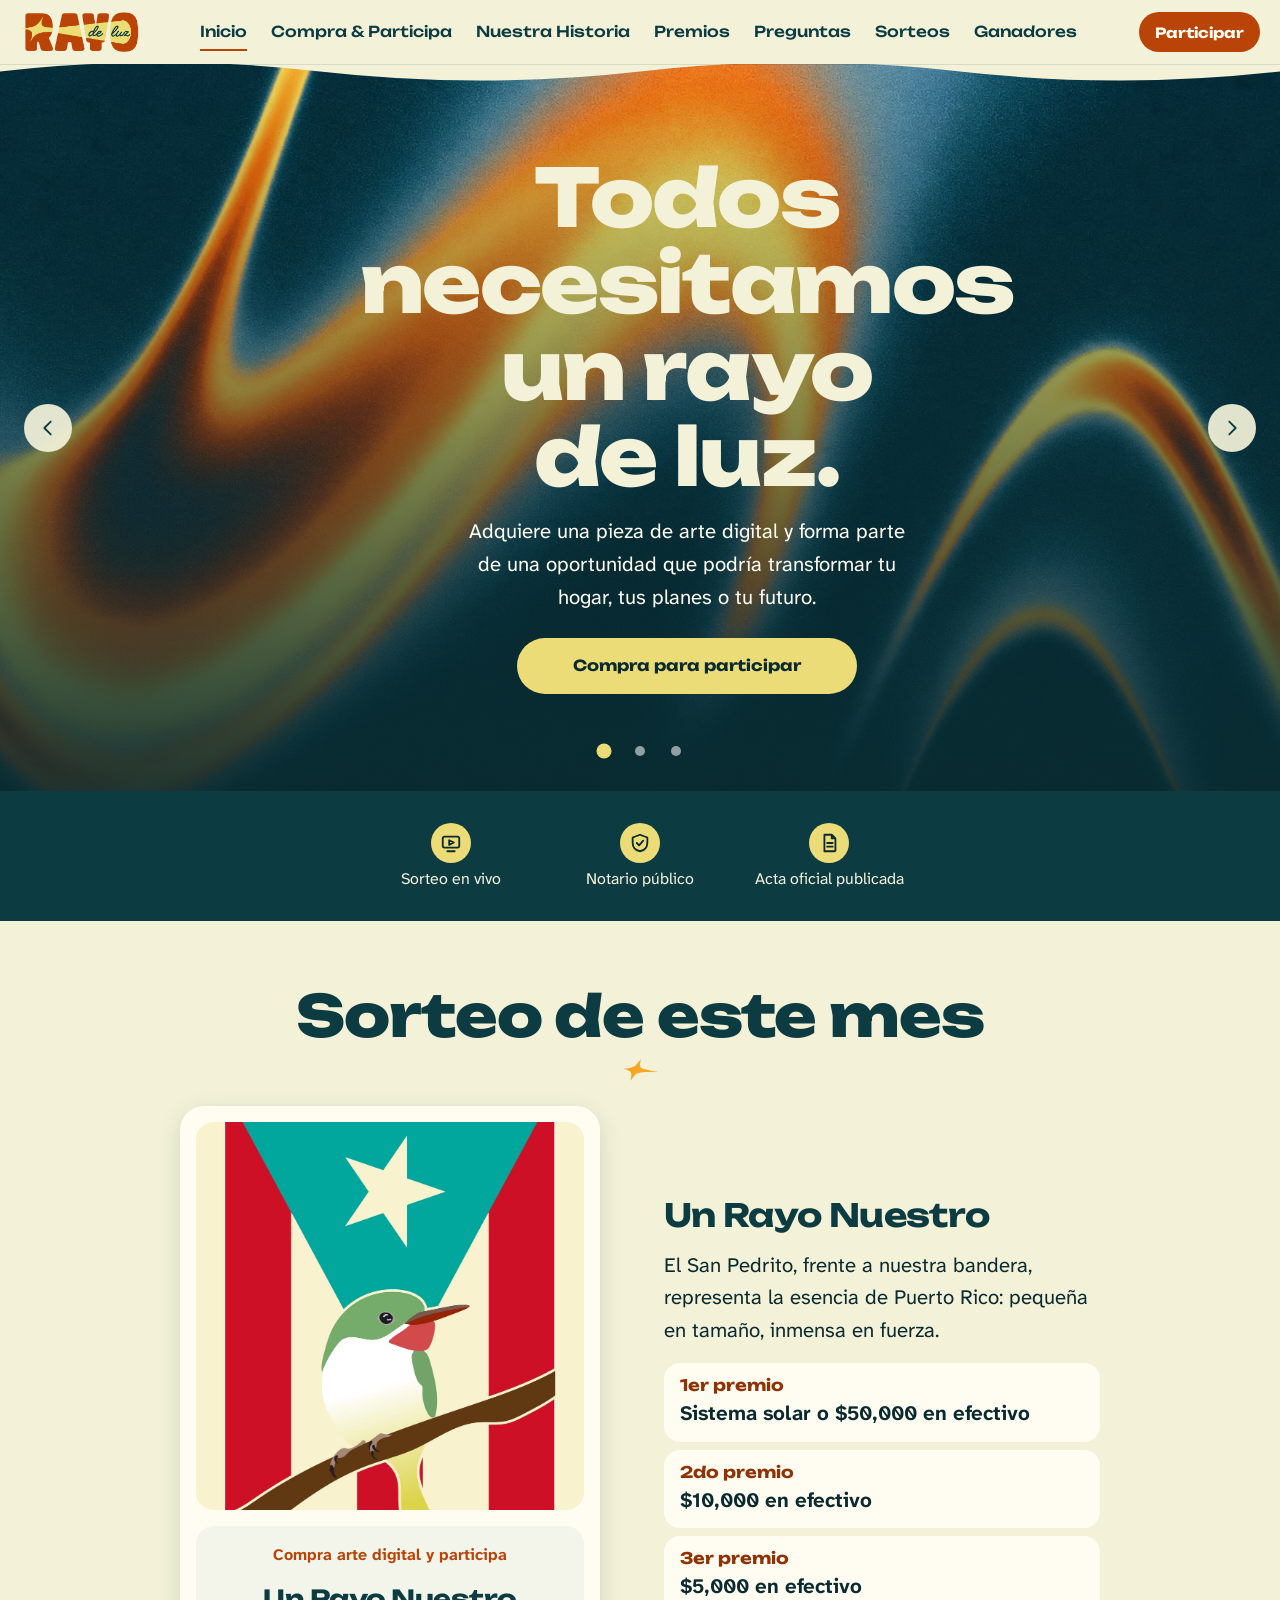
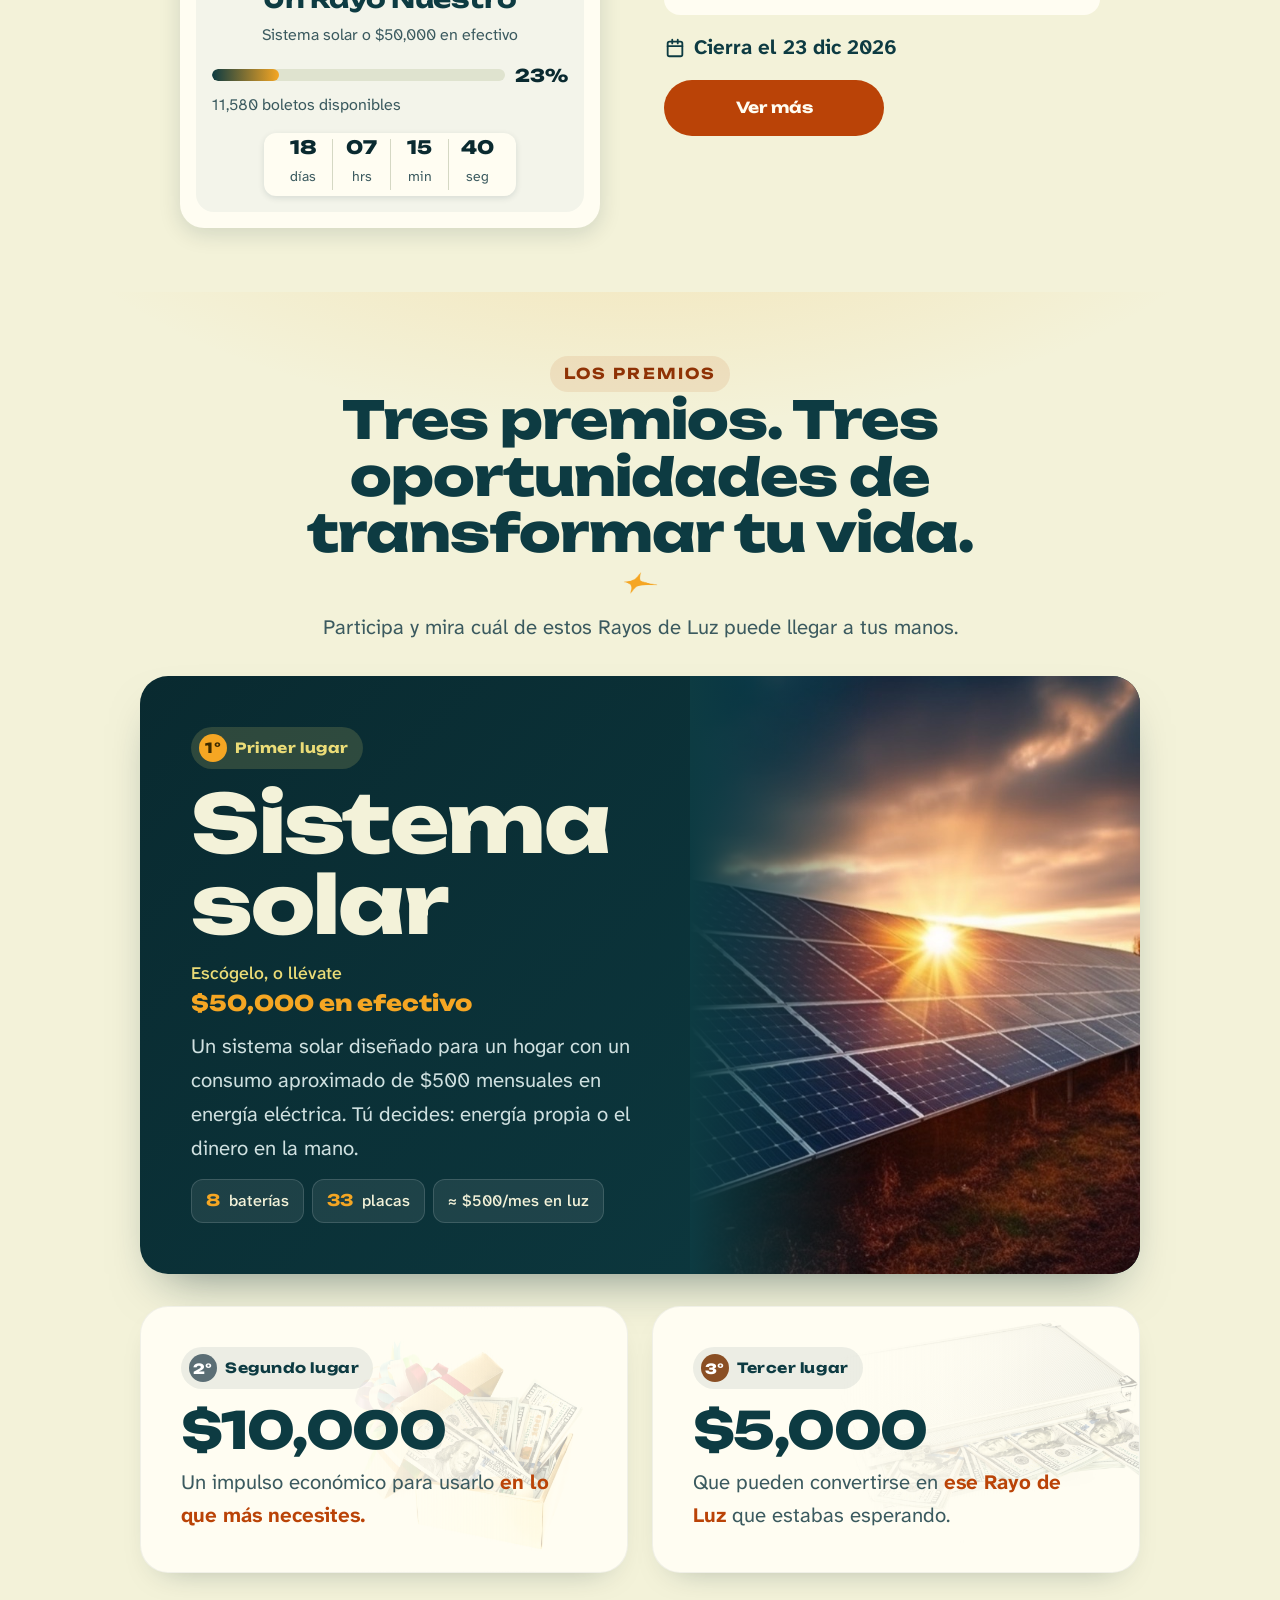
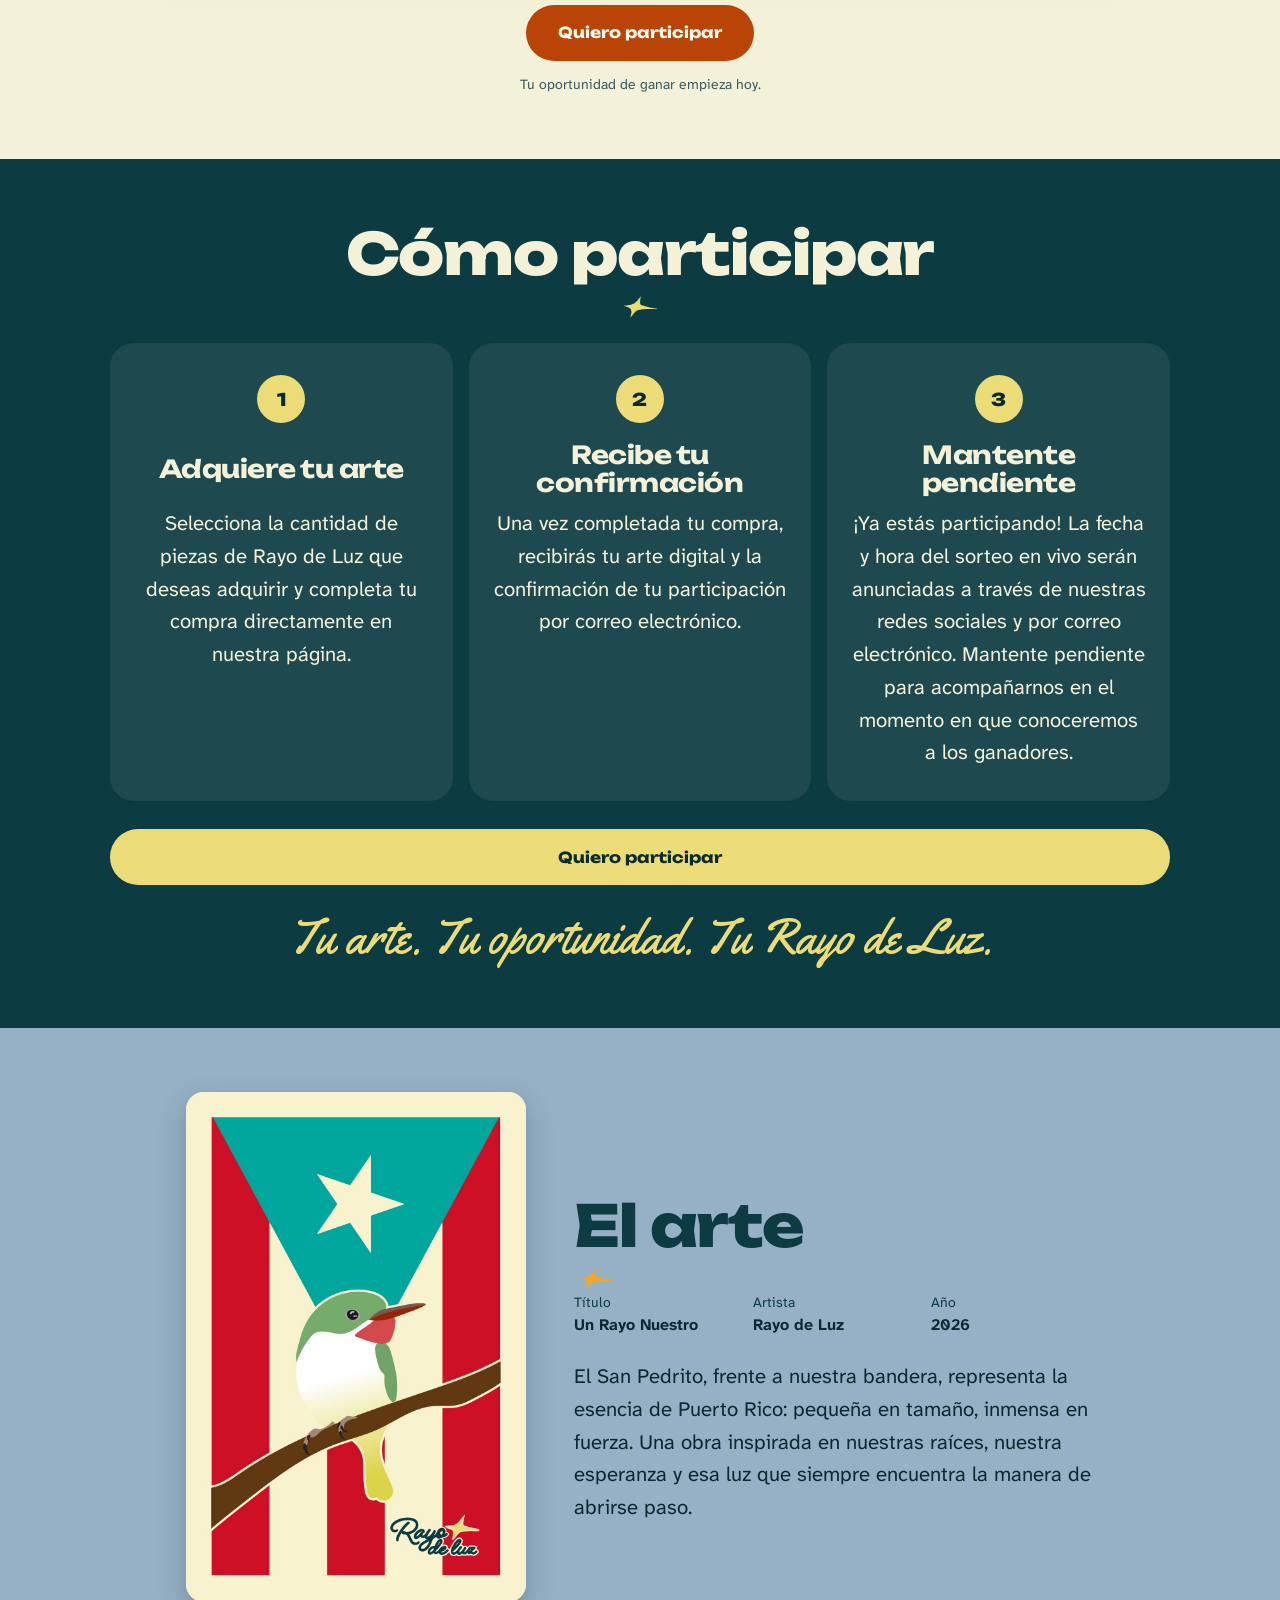
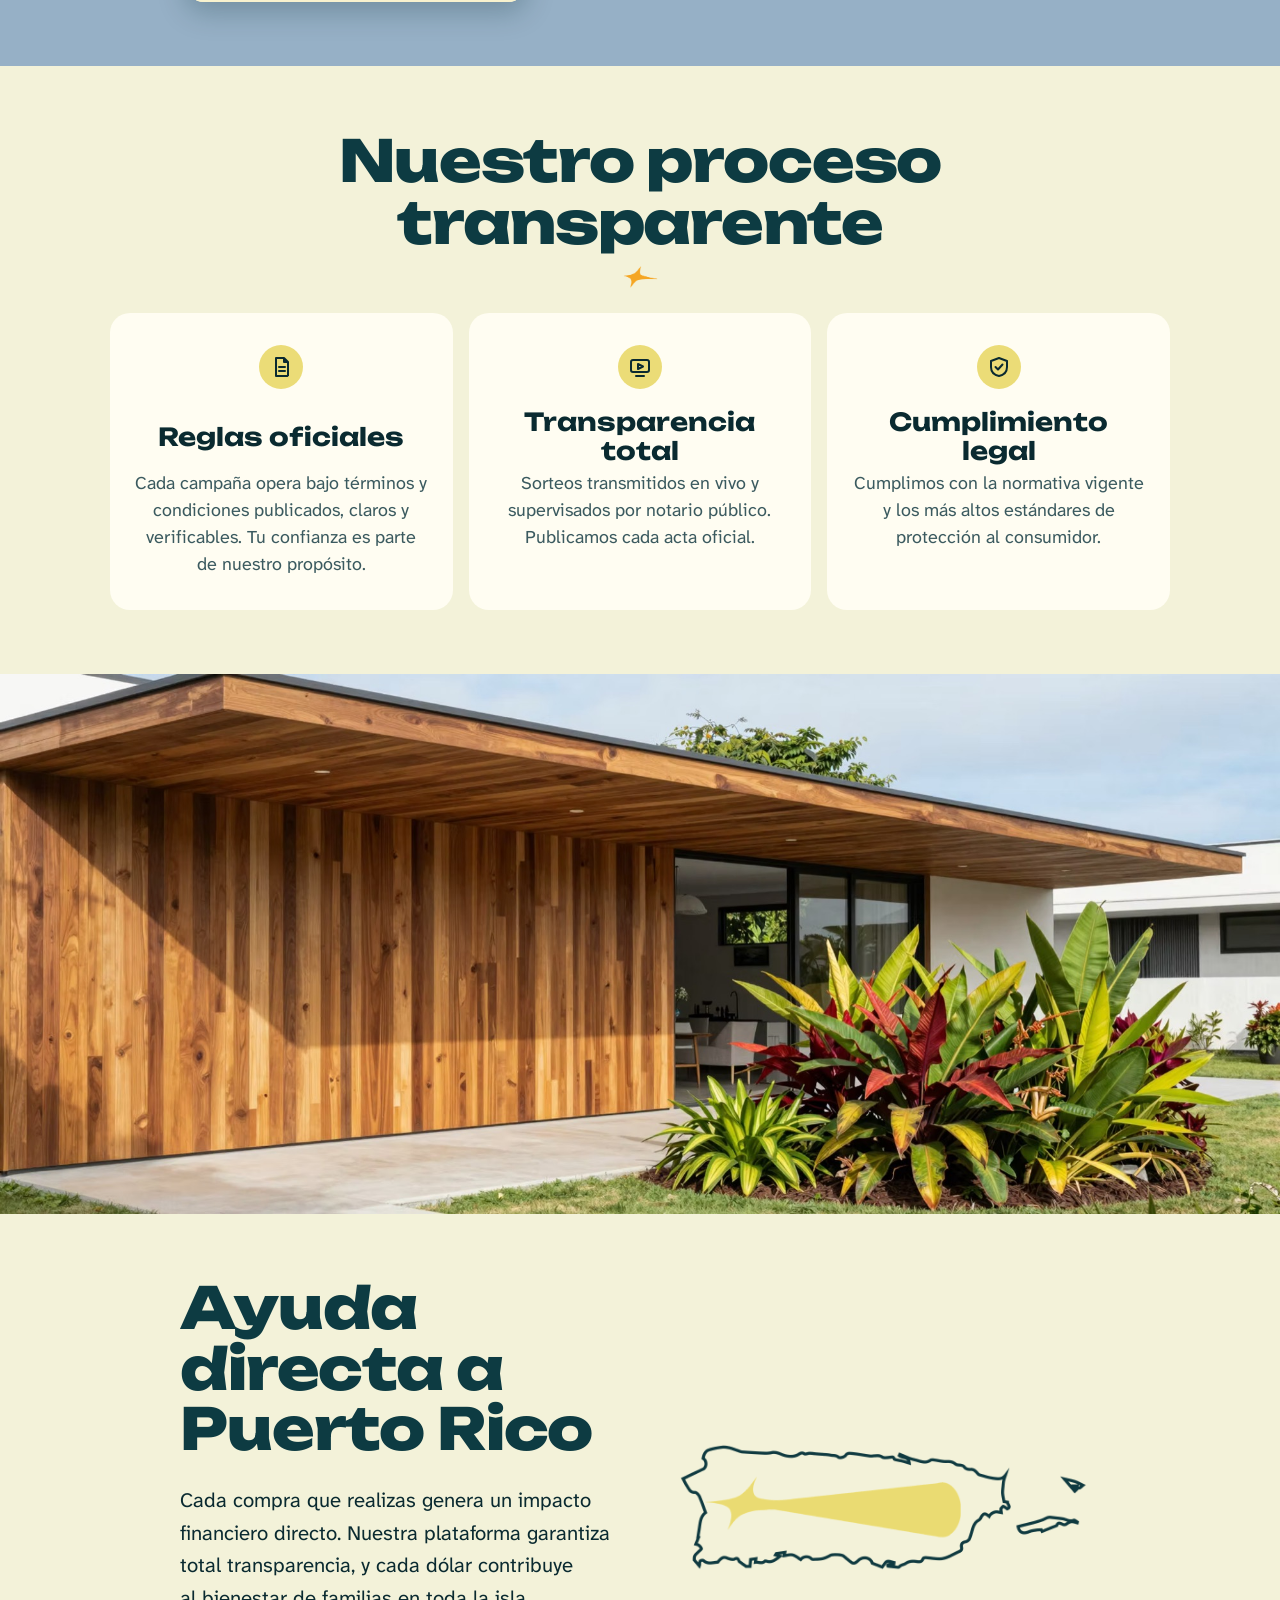
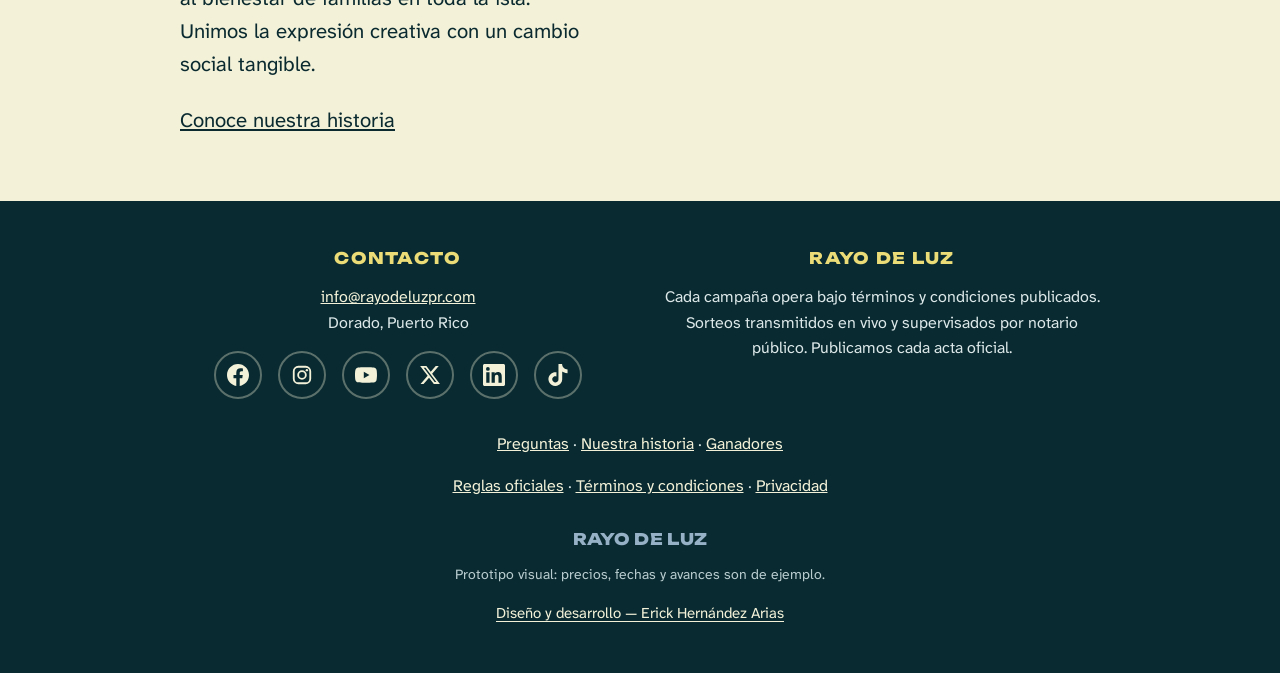
<file: prototipo/index.html>
<!doctype html>
<html lang="es-PR">
<head>
  <meta charset="utf-8">
  <meta name="viewport" content="width=device-width, initial-scale=1, viewport-fit=cover">
  <meta name="theme-color" content="#f3f2d9">
  <meta name="robots" content="noindex, nofollow">
  <title>Arte digital con propósito | Rayo de Luz</title>
  <link rel="preconnect" href="https://fonts.googleapis.com">
  <link rel="preconnect" href="https://fonts.gstatic.com" crossorigin>
  <link href="https://fonts.googleapis.com/css2?family=Atkinson+Hyperlegible+Next:wght@400;700&family=Unbounded:wght@500;600;700;800;900&family=Yellowtail&display=swap" rel="stylesheet">
  <link rel="stylesheet" href="css/tokens.css">
  <link rel="stylesheet" href="css/estilos.css">
</head>
<body data-pagina="inicio">
  <main>
    <section class="portada-slider">
      <svg class="ola" viewBox="0 0 1440 40" preserveAspectRatio="none" aria-hidden="true"><path fill="#f3f2d9" d="M0 0H1440V12Q1260 38 1080 12T720 12T360 12T0 12Z"/></svg>
      <div data-slider></div>
    </section>

    <section class="banda-confianza" aria-label="Por qué confiar">
      <div class="contenedor">
        <ul class="fichas"><li><svg viewBox="0 0 24 24" fill="none" stroke="currentColor" stroke-width="2" stroke-linecap="round" stroke-linejoin="round" aria-hidden="true"><rect x="3" y="5" width="18" height="12" rx="2"/><path d="M8 21h8M10 9l5 2.5-5 2.5z"/></svg>Sorteo en vivo</li><li><svg viewBox="0 0 24 24" fill="none" stroke="currentColor" stroke-width="2" stroke-linecap="round" stroke-linejoin="round" aria-hidden="true"><path d="M12 3l8 3v6c0 5-3.5 8-8 9-4.5-1-8-4-8-9V6z"/><path d="M8.5 12l2.5 2.5 4.5-5"/></svg>Notario público</li><li><svg viewBox="0 0 24 24" fill="none" stroke="currentColor" stroke-width="2" stroke-linecap="round" stroke-linejoin="round" aria-hidden="true"><path d="M7 3h8l4 4v14H7zM15 3v4h4M10 12h6M10 16h6"/></svg>Acta oficial publicada</li></ul>
      </div>
    </section>

    <section class="seccion" id="sorteos">
      <div class="contenedor">
        <h2>Sorteo de este mes</h2>
        <div class="sorteo-mes">
          <div class="tarjetas" data-tarjetas="activo"></div>
          <aside class="sorteo-info" data-sorteo-info aria-label="Información del sorteo"></aside>
        </div>
      </div>
    </section>

    <section class="seccion premios-ux" id="premios-inicio">
      <div class="contenedor">
        <header class="pr-cabeza">
          <span class="pr-etiqueta">Los premios</span>
          <h2>Tres premios. Tres oportunidades de transformar tu vida.</h2>
          <p>Participa y mira cuál de estos Rayos de Luz puede llegar a tus manos.</p>
        </header>

        <article class="pr-card pr-primero">
          <div class="pr-cuerpo">
            <span class="pr-insignia"><b>1°</b> Primer lugar</span>
            <h3>Sistema solar</h3>
            <div class="pr-o">Escógelo, o llévate <strong>$50,000 en efectivo</strong></div>
            <p>Un sistema solar diseñado para un hogar con un consumo aproximado de $500 mensuales en energía eléctrica. Tú decides: energía propia o el dinero en la mano.</p>
            <div class="pr-chips">
              <span><b>8</b> baterías</span>
              <span><b>33</b> placas</span>
              <span>≈ $500/mes en luz</span>
            </div>
          </div>
          <div class="pr-foto" aria-hidden="true">
            <img src="img/premio-solar.jpg" alt="" loading="lazy">
          </div>
        </article>

        <div class="pr-fila">
          <article class="pr-card pr-chico pr-segundo">
            <img class="pr-fondo" src="img/premio-dinero-1.jpg" alt="" loading="lazy">
            <span class="pr-insignia"><b>2°</b> Segundo lugar</span>
            <div class="pr-monto">$10,000</div>
            <p>Un impulso económico para usarlo <em>en lo que más necesites.</em></p>
          </article>
          <article class="pr-card pr-chico pr-tercero">
            <img class="pr-fondo" src="img/dolares-maletin.jpg" alt="" loading="lazy">
            <span class="pr-insignia"><b>3°</b> Tercer lugar</span>
            <div class="pr-monto">$5,000</div>
            <p>Que pueden convertirse en <em>ese Rayo de Luz</em> que estabas esperando.</p>
          </article>
        </div>

        <div class="pr-cta">
          <a class="boton" href="sorteo.html">Quiero participar</a>
          <small>Tu oportunidad de ganar empieza hoy.</small>
        </div>
      </div>
    </section>

    <section class="seccion noche" id="como-funciona">
      <div class="contenedor">
        <h2>Cómo participar</h2>
        <ol class="pasos">
          <li><div><h3>Adquiere tu arte</h3><p>Selecciona la cantidad de piezas de Rayo de Luz que deseas adquirir y completa tu compra directamente en nuestra página.</p></div></li>
          <li><div><h3>Recibe tu confirmación</h3><p>Una vez completada tu compra, recibirás tu arte digital y la confirmación de tu participación por correo electrónico.</p></div></li>
          <li><div><h3>Mantente pendiente</h3><p>¡Ya estás participando! La fecha y hora del sorteo en vivo serán anunciadas a través de nuestras redes sociales y por correo electrónico. Mantente pendiente para acompañarnos en el momento en que conoceremos a los ganadores.</p></div></li>
        </ol>
        <p style="margin-top:28px"><a class="boton sol ancho" href="sorteo.html">Quiero participar</a></p>
        <p class="lema">Tu arte. Tu oportunidad. Tu Rayo de Luz.</p>
      </div>
    </section>

    <section class="seccion cielo">
      <div class="contenedor obra">
        <div class="lienzo"><img src="img/obra.jpeg" alt="Un Rayo Nuestro: un San Pedrito sobre una rama, frente a la bandera de Puerto Rico" width="666" height="1000"></div>
        <div>
          <h2>El arte</h2>
          <dl class="ficha"><div><dt>Título</dt><dd>Un Rayo Nuestro</dd></div><div><dt>Artista</dt><dd>Rayo de Luz</dd></div><div><dt>Año</dt><dd>2026</dd></div></dl>
          <p>El San Pedrito, frente a nuestra bandera, representa la esencia de Puerto Rico: pequeña en tamaño, inmensa en fuerza. Una obra inspirada en nuestras raíces, nuestra esperanza y esa luz que siempre encuentra la manera de abrirse paso.</p>
        </div>
      </div>
    </section>

    <section class="seccion">
      <div class="contenedor">
        <h2>Nuestro proceso transparente</h2>
        <ul class="confianza">
          <li><svg viewBox="0 0 24 24" fill="none" stroke="currentColor" stroke-width="2" stroke-linecap="round" stroke-linejoin="round" aria-hidden="true"><path d="M7 3h8l4 4v14H7zM15 3v4h4M10 12h6M10 16h6"/></svg><div><b>Reglas oficiales</b><span>Cada campaña opera bajo términos y condiciones publicados, claros y verificables. Tu confianza es parte de nuestro propósito.</span></div></li>
          <li><svg viewBox="0 0 24 24" fill="none" stroke="currentColor" stroke-width="2" stroke-linecap="round" stroke-linejoin="round" aria-hidden="true"><rect x="3" y="5" width="18" height="12" rx="2"/><path d="M8 21h8M10 9l5 2.5-5 2.5z"/></svg><div><b>Transparencia total</b><span>Sorteos transmitidos en vivo y supervisados por notario público. Publicamos cada acta oficial.</span></div></li>
          <li><svg viewBox="0 0 24 24" fill="none" stroke="currentColor" stroke-width="2" stroke-linecap="round" stroke-linejoin="round" aria-hidden="true"><path d="M12 3l8 3v6c0 5-3.5 8-8 9-4.5-1-8-4-8-9V6z"/><path d="M8.5 12l2.5 2.5 4.5-5"/></svg><div><b>Cumplimiento legal</b><span>Cumplimos con la normativa vigente y los más altos estándares de protección al consumidor.</span></div></li>
        </ul>
      </div>
    </section>

    <section class="seccion seccion-ayuda">
      <img class="ayuda-foto" src="img/ayuda-hogar.jpg" alt="Fachada de una casa moderna con revestimiento de madera y jardín tropical" width="2047" height="864" loading="lazy">
      <div class="contenedor">
        <div class="ayuda">
          <div class="ayuda-texto">
            <h2>Ayuda directa a Puerto Rico</h2>
            <p>Cada compra que realizas genera un impacto financiero directo. Nuestra plataforma garantiza total transparencia, y cada dólar contribuye al bienestar de familias en toda la isla. Unimos la expresión creativa con un cambio social tangible.</p>
            <p><a href="historia.html">Conoce nuestra historia</a></p>
          </div>
          <img class="ayuda-mapa" src="img/mapa-pr.png" alt="Mapa de Puerto Rico con el rayo de luz de Rayo de Luz atravesando la isla" width="1920" height="1080" loading="lazy">
        </div>
      </div>
    </section>
  </main>
  <script src="js/app.js"></script>
</body>
</html>
</file>
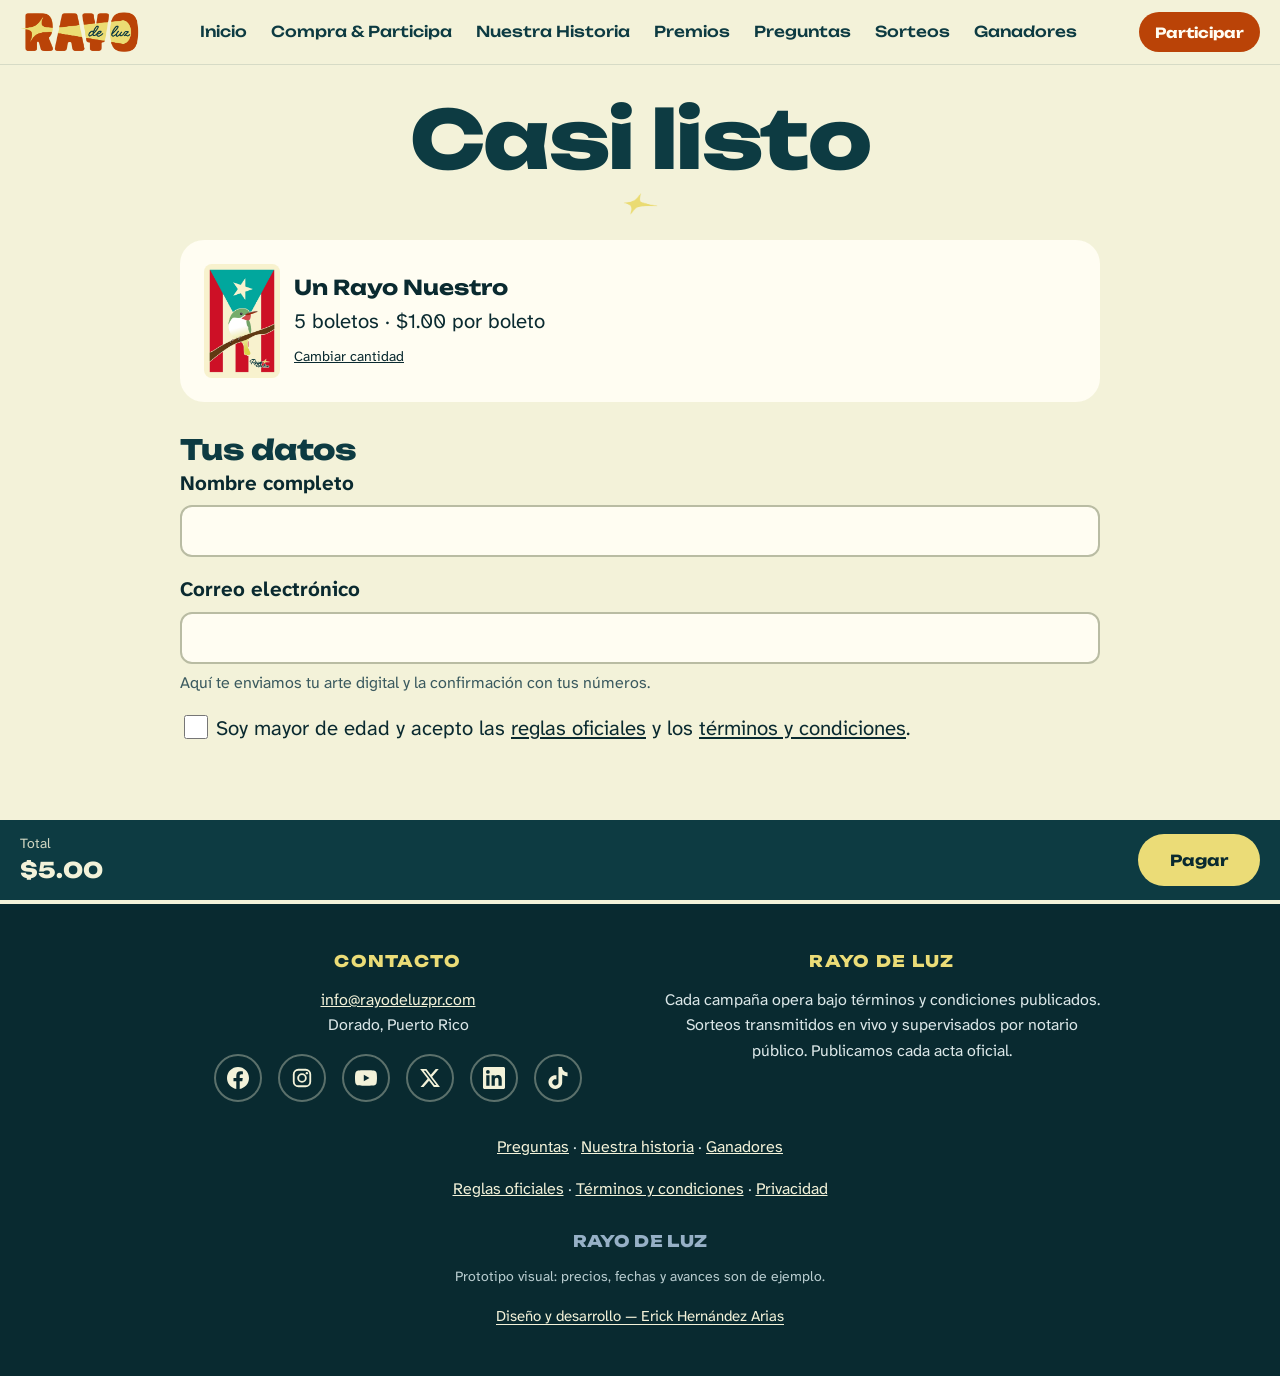
<file: prototipo/comprar.html>
<!doctype html>
<html lang="es-PR">
<head>
  <meta charset="utf-8">
  <meta name="viewport" content="width=device-width, initial-scale=1, viewport-fit=cover">
  <meta name="theme-color" content="#f3f2d9">
  <meta name="robots" content="noindex, nofollow">
  <title>Tus datos | Rayo de Luz</title>
  <link rel="preconnect" href="https://fonts.googleapis.com">
  <link rel="preconnect" href="https://fonts.gstatic.com" crossorigin>
  <link href="https://fonts.googleapis.com/css2?family=Atkinson+Hyperlegible+Next:wght@400;700&family=Unbounded:wght@500;600;700;800;900&family=Yellowtail&display=swap" rel="stylesheet">
  <link rel="stylesheet" href="css/tokens.css">
  <link rel="stylesheet" href="css/estilos.css">
</head>
<body class="sin-barra" data-pagina="comprar">
  <main>
    <section class="seccion">
      <div class="contenedor">
        <h1>Casi listo</h1>
        <div class="bloque resumen">
          <img src="img/obra.jpeg" alt="" width="76" height="114">
          <div>
            <b>Un Rayo Nuestro</b><br>
            <span data-cant></span> · <span data-unitario></span><br>
            <a href="sorteo.html">Cambiar cantidad</a>
          </div>
        </div>

        <form data-compra novalidate>
          <h2 class="izq" style="margin-top:32px">Tus datos</h2>
          <div class="campo">
            <label for="nombre">Nombre completo</label>
            <input id="nombre" name="nombre" type="text" autocomplete="name" required>
          </div>
          <div class="campo">
            <label for="correo">Correo electrónico</label>
            <input id="correo" name="correo" type="email" autocomplete="email" inputmode="email" required>
            <small>Aquí te enviamos tu arte digital y la confirmación con tus números.</small>
          </div>
          <div class="casilla">
            <input id="acepto" type="checkbox" required>
            <label for="acepto">Soy mayor de edad y acepto las <a href="reglas.html">reglas oficiales</a> y los <a href="terminos.html">términos y condiciones</a>.</label>
          </div>
        </form>
      </div>
    </section>
  </main>

  <div class="barra-pago">
    <div><small>Total</small><strong data-total>$5.00</strong></div>
    <button class="boton sol" type="button" data-pagar>Pagar</button>
  </div>
  <script src="js/app.js"></script>
</body>
</html>
</file>
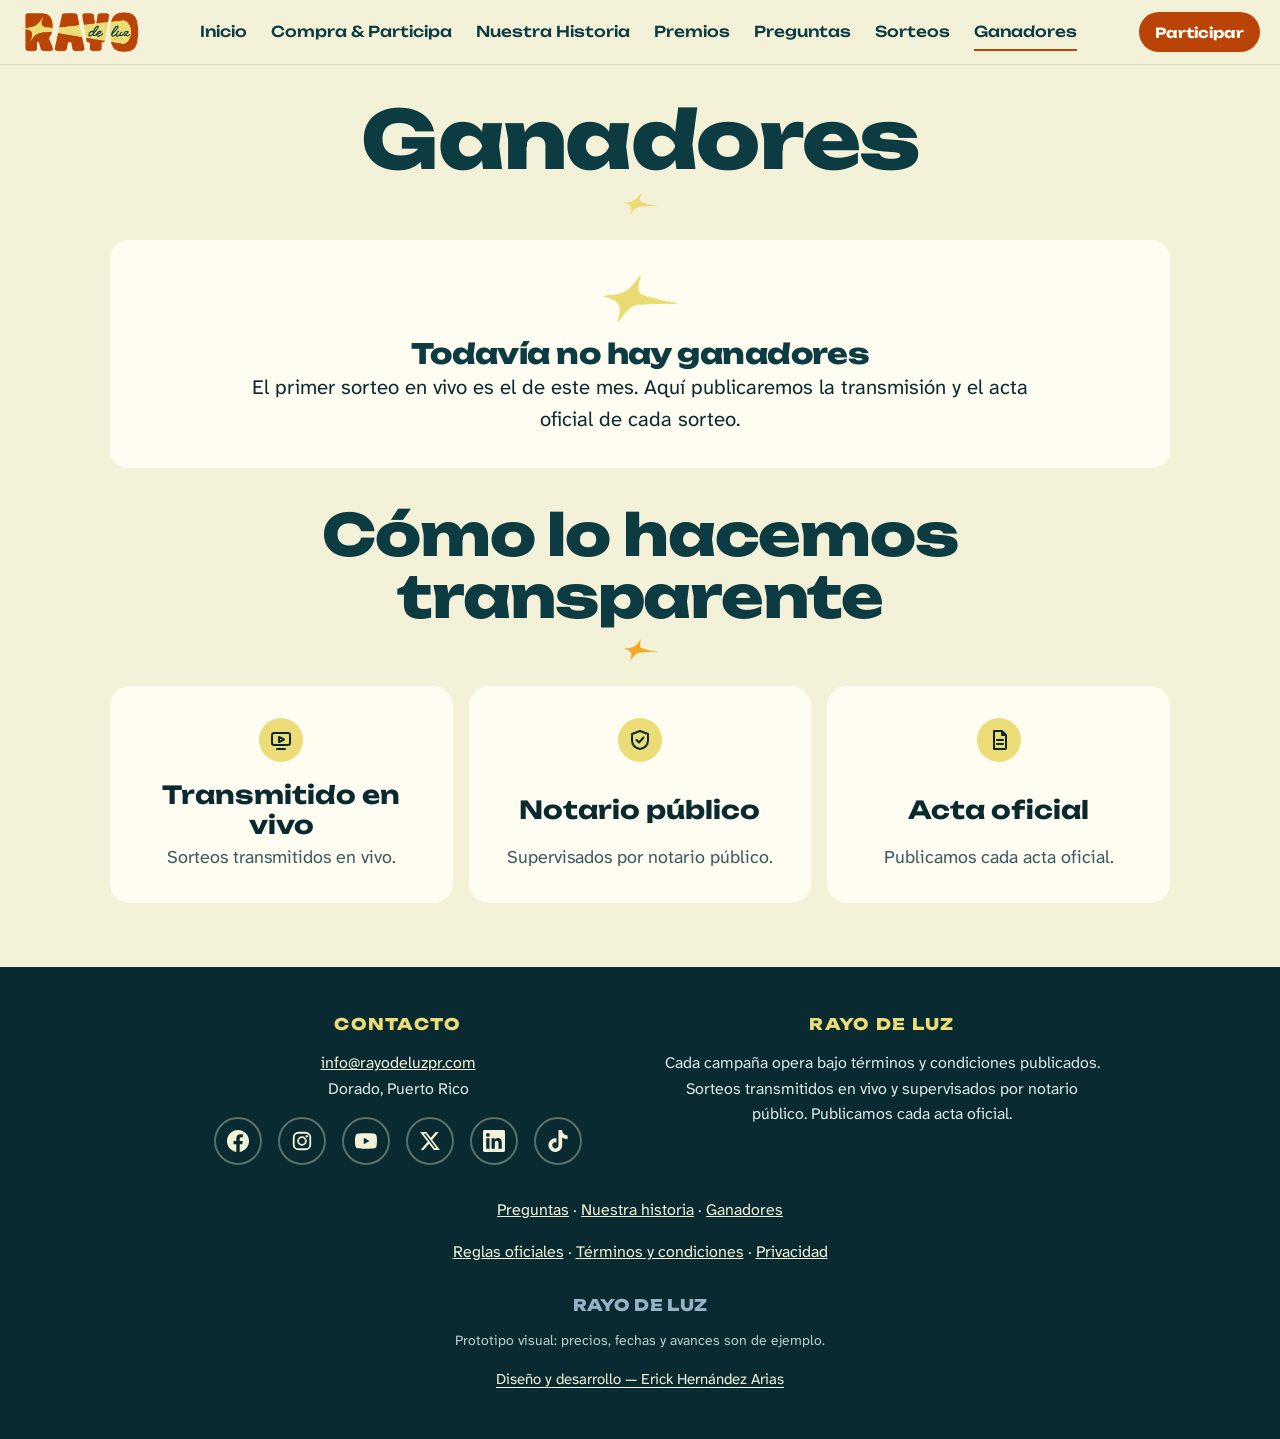
<file: prototipo/ganadores.html>
<!doctype html>
<html lang="es-PR">
<head>
  <meta charset="utf-8">
  <meta name="viewport" content="width=device-width, initial-scale=1, viewport-fit=cover">
  <meta name="theme-color" content="#f3f2d9">
  <meta name="robots" content="noindex, nofollow">
  <title>Ganadores | Rayo de Luz</title>
  <link rel="preconnect" href="https://fonts.googleapis.com">
  <link rel="preconnect" href="https://fonts.gstatic.com" crossorigin>
  <link href="https://fonts.googleapis.com/css2?family=Atkinson+Hyperlegible+Next:wght@400;700&family=Unbounded:wght@500;600;700;800;900&family=Yellowtail&display=swap" rel="stylesheet">
  <link rel="stylesheet" href="css/tokens.css">
  <link rel="stylesheet" href="css/estilos.css">
</head>
<body data-pagina="ganadores">
  <main>
    <section class="seccion">
      <div class="contenedor">
        <h1>Ganadores</h1>
        <div class="vacio">
          <img src="img/chispa.png" alt="" width="96" height="54">
          <h2>Todavía no hay ganadores</h2>
          <p style="margin:0 auto">El primer sorteo en vivo es el de este mes. Aquí publicaremos la transmisión y el acta oficial de cada sorteo.</p>
        </div>
        <h2 style="margin-top:36px">Cómo lo hacemos transparente</h2>
        <ul class="confianza">
          <li><svg viewBox="0 0 24 24" fill="none" stroke="currentColor" stroke-width="2" stroke-linecap="round" stroke-linejoin="round" aria-hidden="true"><rect x="3" y="5" width="18" height="12" rx="2"/><path d="M8 21h8M10 9l5 2.5-5 2.5z"/></svg><div><b>Transmitido en vivo</b><span>Sorteos transmitidos en vivo.</span></div></li>
          <li><svg viewBox="0 0 24 24" fill="none" stroke="currentColor" stroke-width="2" stroke-linecap="round" stroke-linejoin="round" aria-hidden="true"><path d="M12 3l8 3v6c0 5-3.5 8-8 9-4.5-1-8-4-8-9V6z"/><path d="M8.5 12l2.5 2.5 4.5-5"/></svg><div><b>Notario público</b><span>Supervisados por notario público.</span></div></li>
          <li><svg viewBox="0 0 24 24" fill="none" stroke="currentColor" stroke-width="2" stroke-linecap="round" stroke-linejoin="round" aria-hidden="true"><path d="M7 3h8l4 4v14H7zM15 3v4h4M10 12h6M10 16h6"/></svg><div><b>Acta oficial</b><span>Publicamos cada acta oficial.</span></div></li>
        </ul>
      </div>
    </section>
  </main>
  <script src="js/app.js"></script>
</body>
</html>
</file>
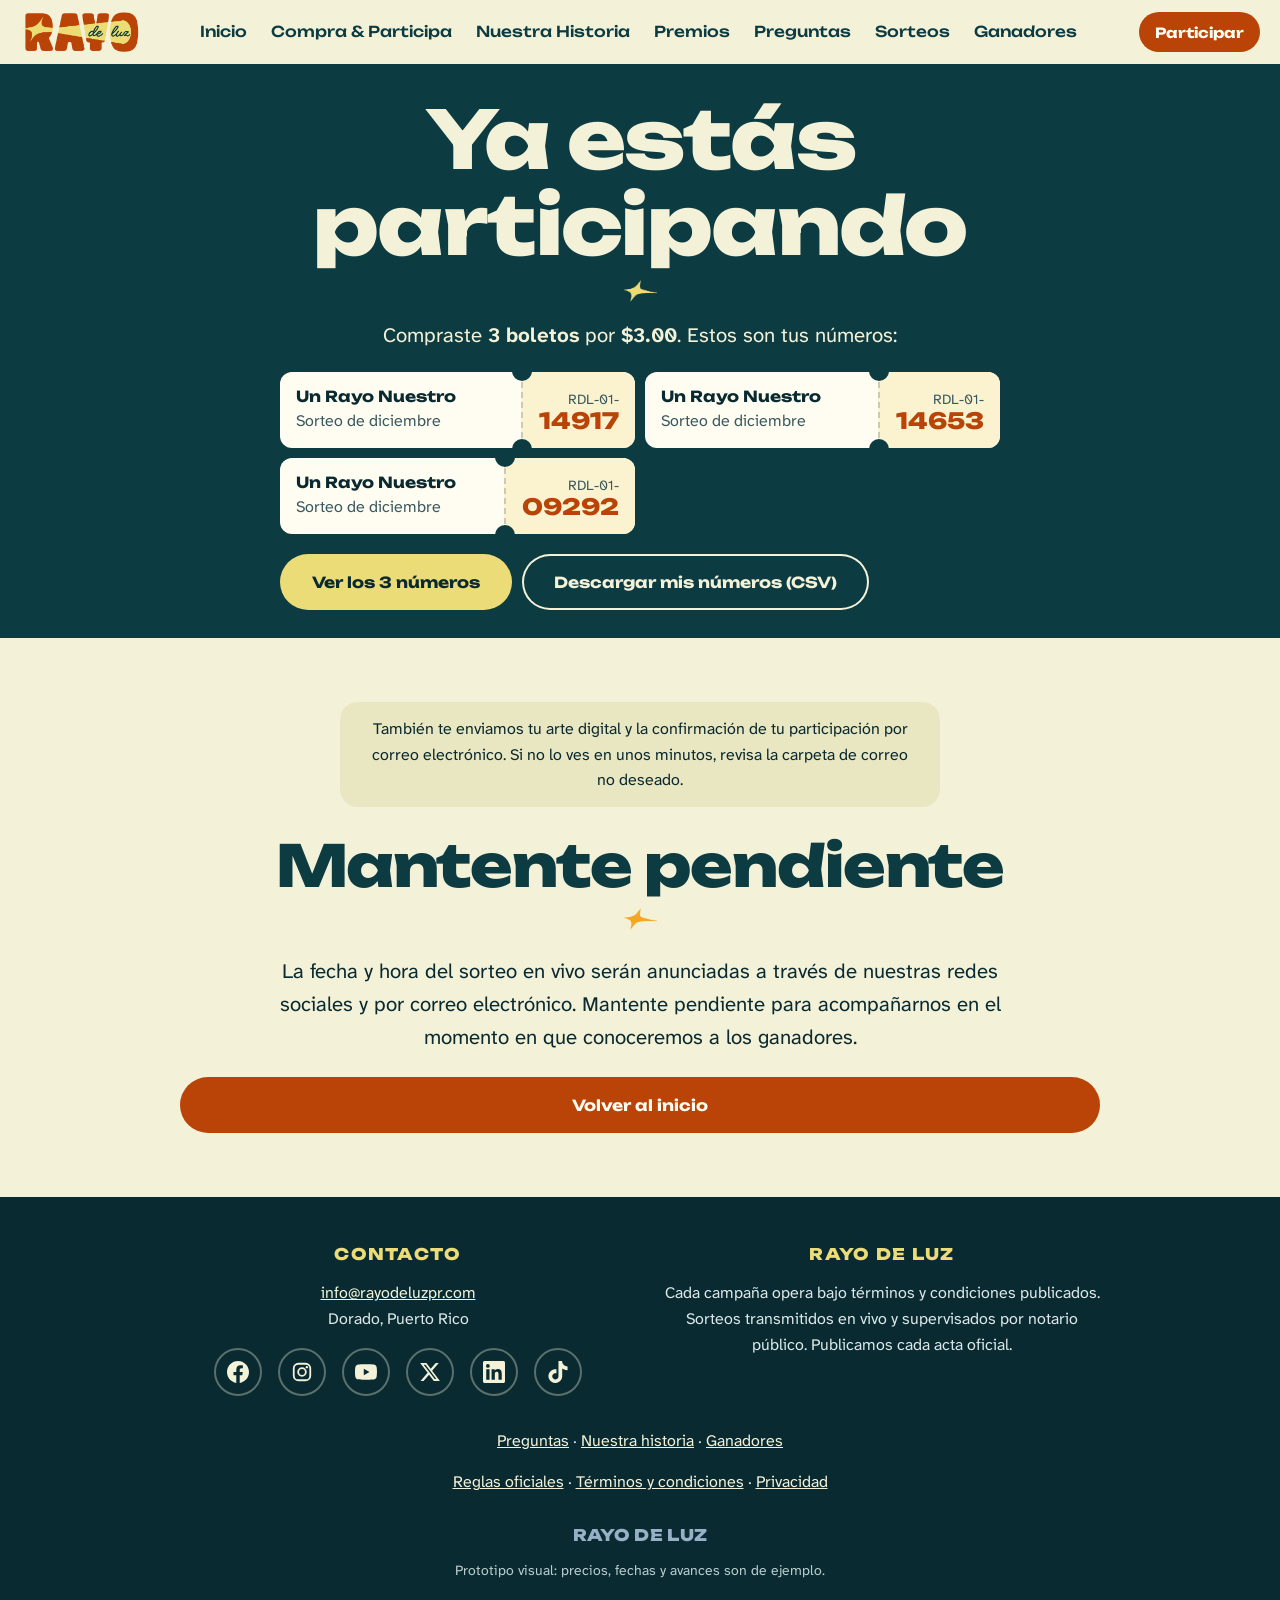
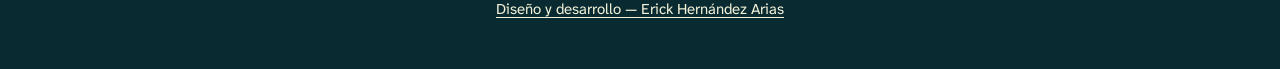
<file: prototipo/gracias.html>
<!doctype html>
<html lang="es-PR">
<head>
  <meta charset="utf-8">
  <meta name="viewport" content="width=device-width, initial-scale=1, viewport-fit=cover">
  <meta name="theme-color" content="#f3f2d9">
  <meta name="robots" content="noindex, nofollow">
  <title>Gracias por participar | Rayo de Luz</title>
  <link rel="preconnect" href="https://fonts.googleapis.com">
  <link rel="preconnect" href="https://fonts.gstatic.com" crossorigin>
  <link href="https://fonts.googleapis.com/css2?family=Atkinson+Hyperlegible+Next:wght@400;700&family=Unbounded:wght@500;600;700;800;900&family=Yellowtail&display=swap" rel="stylesheet">
  <link rel="stylesheet" href="css/tokens.css">
  <link rel="stylesheet" href="css/estilos.css">
</head>
<body data-pagina="gracias">
  <main data-gracias>
    <section class="confirmacion">
      <div class="contenedor">
        <h1>Ya estás participando</h1>
        <p>Compraste <strong data-cuenta></strong> por <strong data-total></strong>. Estos son tus números:</p>
        <div class="lista-boletos" data-lista aria-live="polite"></div>
        <div class="acciones">
          <button class="boton sol" type="button" data-ver-todos></button>
          <button class="boton borde" type="button" data-csv>Descargar mis números (CSV)</button>
        </div>
      </div>
    </section>

    <section class="seccion">
      <div class="contenedor">
        <p class="nota">También te enviamos tu arte digital y la confirmación de tu participación por correo electrónico. Si no lo ves en unos minutos, revisa la carpeta de correo no deseado.</p>
        <h2 style="margin-top:28px">Mantente pendiente</h2>
        <p>La fecha y hora del sorteo en vivo serán anunciadas a través de nuestras redes sociales y por correo electrónico. Mantente pendiente para acompañarnos en el momento en que conoceremos a los ganadores.</p>
        <p><a class="boton ancho" href="index.html">Volver al inicio</a></p>
      </div>
    </section>
  </main>
  <script src="js/app.js"></script>
</body>
</html>
</file>
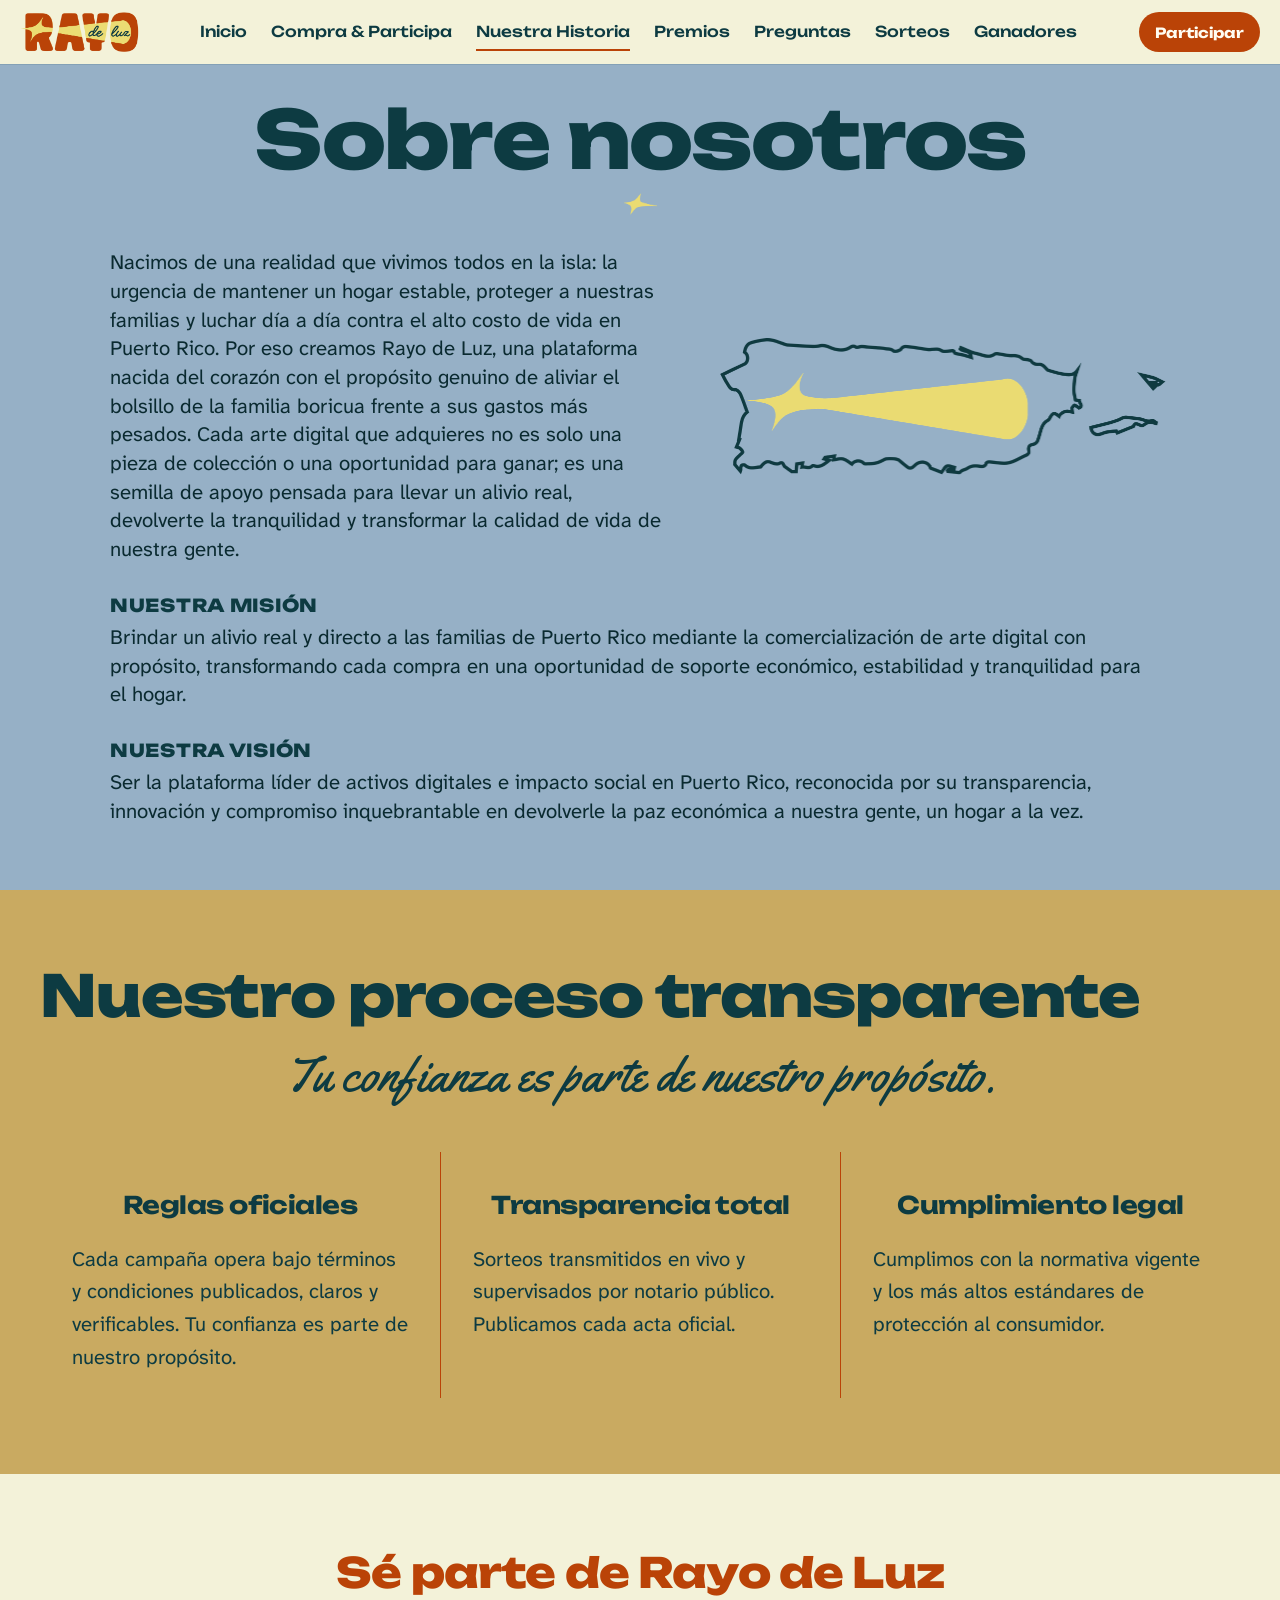
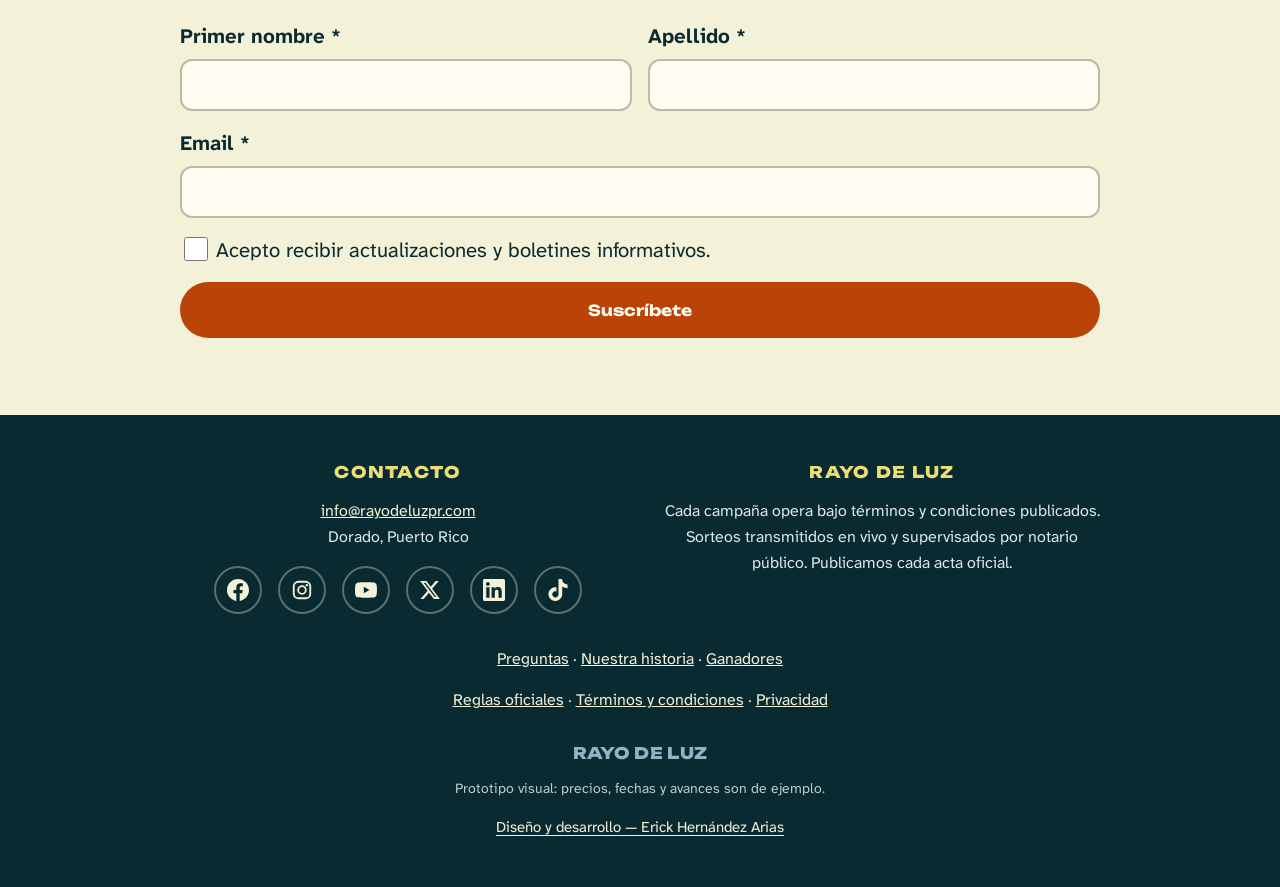
<file: prototipo/historia.html>
<!doctype html>
<html lang="es-PR">
<head>
  <meta charset="utf-8">
  <meta name="viewport" content="width=device-width, initial-scale=1, viewport-fit=cover">
  <meta name="theme-color" content="#f3f2d9">
  <meta name="robots" content="noindex, nofollow">
  <title>Nuestra historia | Rayo de Luz</title>
  <link rel="preconnect" href="https://fonts.googleapis.com">
  <link rel="preconnect" href="https://fonts.gstatic.com" crossorigin>
  <link href="https://fonts.googleapis.com/css2?family=Atkinson+Hyperlegible+Next:wght@400;700&family=Unbounded:wght@500;600;700;800;900&family=Yellowtail&display=swap" rel="stylesheet">
  <link rel="stylesheet" href="css/tokens.css">
  <link rel="stylesheet" href="css/estilos.css">
</head>
<body data-pagina="historia">
  <main>
    <section class="seccion cielo sobre">
      <div class="contenedor">
        <h1>Sobre nosotros</h1>
        <div class="sobre-fila">
          <p class="sobre-intro">Nacimos de una realidad que vivimos todos en la isla: la urgencia de mantener un hogar estable, proteger a nuestras familias y luchar día a día contra el alto costo de vida en Puerto Rico. Por eso creamos Rayo de Luz, una plataforma nacida del corazón con el propósito genuino de aliviar el bolsillo de la familia boricua frente a sus gastos más pesados. Cada arte digital que adquieres no es solo una pieza de colección o una oportunidad para ganar; es una semilla de apoyo pensada para llevar un alivio real, devolverte la tranquilidad y transformar la calidad de vida de nuestra gente.</p>
          <img class="sobre-mapa" src="img/mapa-pr-recorte.png" alt="Mapa de Puerto Rico con el rayo de luz de Rayo de Luz atravesando la isla" width="1822" height="582" loading="lazy">
        </div>
        <div class="sobre-mv">
          <article>
            <h2>Nuestra misión</h2>
            <p>Brindar un alivio real y directo a las familias de Puerto Rico mediante la comercialización de arte digital con propósito, transformando cada compra en una oportunidad de soporte económico, estabilidad y tranquilidad para el hogar.</p>
          </article>
          <article>
            <h2>Nuestra visión</h2>
            <p>Ser la plataforma líder de activos digitales e impacto social en Puerto Rico, reconocida por su transparencia, innovación y compromiso inquebrantable en devolverle la paz económica a nuestra gente, un hogar a la vez.</p>
          </article>
        </div>
      </div>
    </section>

    <section class="seccion dorado">
      <div class="contenedor">
        <h2>Nuestro proceso transparente</h2>
        <p class="subtitulo-script">Tu confianza es parte de nuestro propósito.</p>
        <div class="columnas">
          <article><h3>Reglas oficiales</h3><p>Cada campaña opera bajo términos y condiciones publicados, claros y verificables. Tu confianza es parte de nuestro propósito.</p></article>
          <article><h3>Transparencia total</h3><p>Sorteos transmitidos en vivo y supervisados por notario público. Publicamos cada acta oficial.</p></article>
          <article><h3>Cumplimiento legal</h3><p>Cumplimos con la normativa vigente y los más altos estándares de protección al consumidor.</p></article>
        </div>
      </div>
    </section>

    <section class="seccion suscribete-seccion">
      <div class="contenedor suscribete">
        <h2>Sé parte de Rayo de Luz</h2>
        <form data-suscripcion novalidate>
          <div class="campo-doble">
            <div class="campo"><label for="s-nombre">Primer nombre *</label><input id="s-nombre" type="text" autocomplete="given-name" required></div>
            <div class="campo"><label for="s-apellido">Apellido *</label><input id="s-apellido" type="text" autocomplete="family-name" required></div>
          </div>
          <div class="campo"><label for="s-correo">Email *</label><input id="s-correo" type="email" autocomplete="email" inputmode="email" required></div>
          <div class="casilla"><input id="s-acepto" type="checkbox"><label for="s-acepto">Acepto recibir actualizaciones y boletines informativos.</label></div>
          <button class="boton" type="submit">Suscríbete</button>
          <p class="suscripcion-ok" data-suscripcion-ok role="status" hidden>¡Gracias por sumarte! Pronto sabrás de nosotros. (Demostración: no se guardó ningún dato.)</p>
        </form>
      </div>
    </section>
  </main>
  <script src="js/app.js"></script>
</body>
</html>
</file>
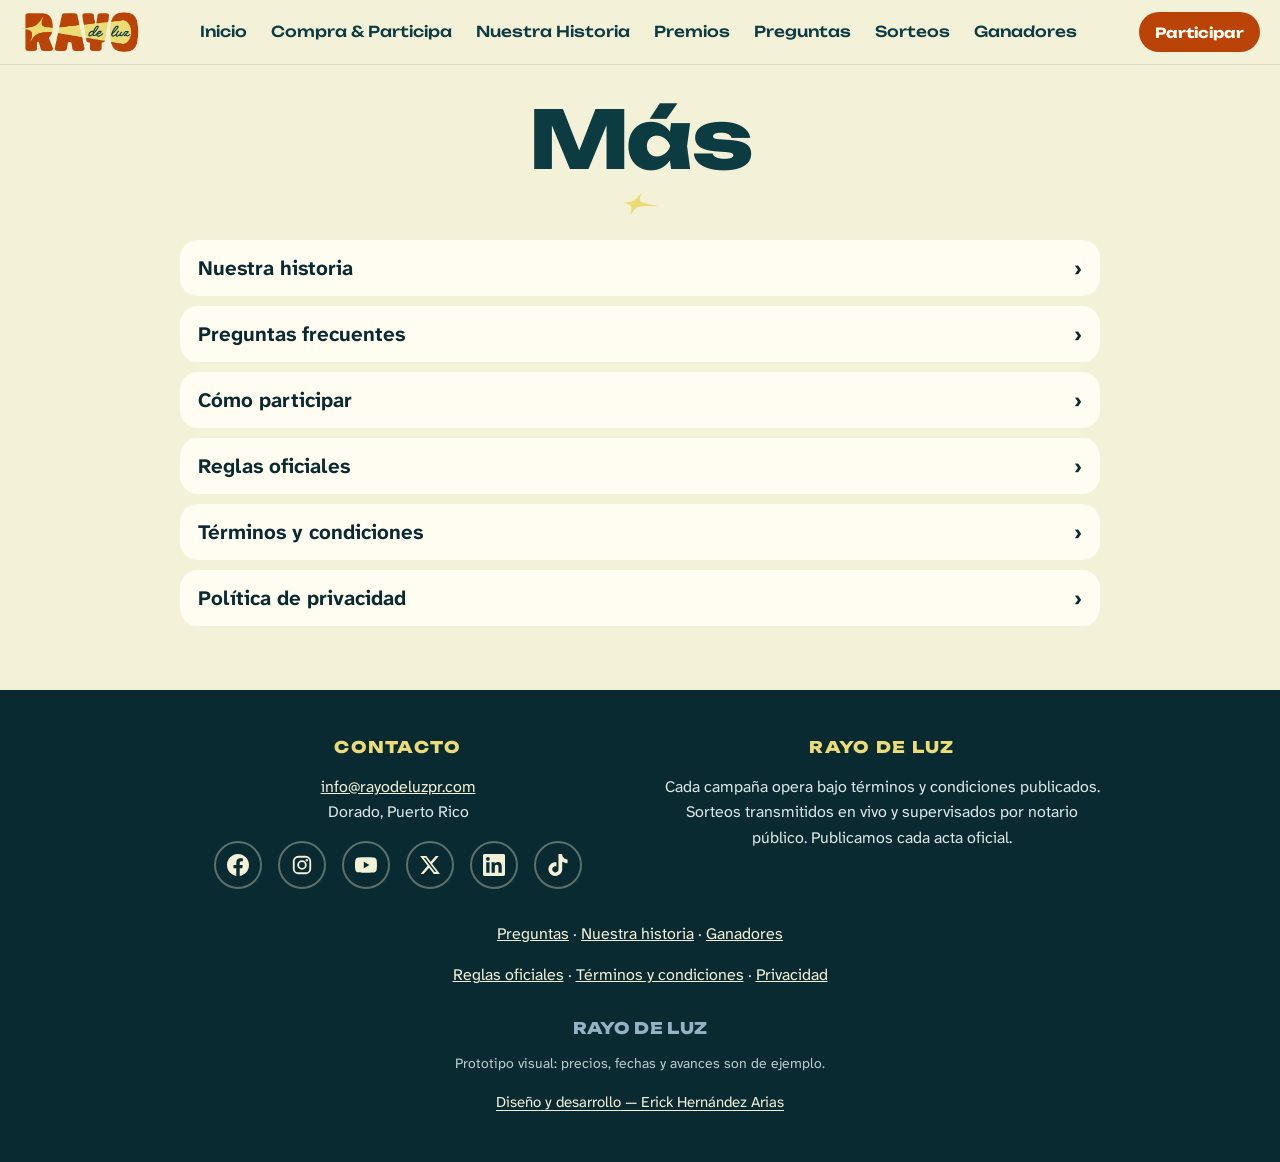
<file: prototipo/mas.html>
<!doctype html>
<html lang="es-PR">
<head>
  <meta charset="utf-8">
  <meta name="viewport" content="width=device-width, initial-scale=1, viewport-fit=cover">
  <meta name="theme-color" content="#f3f2d9">
  <meta name="robots" content="noindex, nofollow">
  <title>Más | Rayo de Luz</title>
  <link rel="preconnect" href="https://fonts.googleapis.com">
  <link rel="preconnect" href="https://fonts.gstatic.com" crossorigin>
  <link href="https://fonts.googleapis.com/css2?family=Atkinson+Hyperlegible+Next:wght@400;700&family=Unbounded:wght@500;600;700;800;900&family=Yellowtail&display=swap" rel="stylesheet">
  <link rel="stylesheet" href="css/tokens.css">
  <link rel="stylesheet" href="css/estilos.css">
</head>
<body data-pagina="mas">
  <main>
    <section class="seccion">
      <div class="contenedor">
        <h1>Más</h1>
        <ul class="lista-enlaces">
          <li><a href="historia.html">Nuestra historia <span aria-hidden="true">›</span></a></li>
          <li><a href="preguntas.html">Preguntas frecuentes <span aria-hidden="true">›</span></a></li>
          <li><a href="index.html#como-funciona">Cómo participar <span aria-hidden="true">›</span></a></li>
          <li><a href="reglas.html">Reglas oficiales <span aria-hidden="true">›</span></a></li>
          <li><a href="terminos.html">Términos y condiciones <span aria-hidden="true">›</span></a></li>
          <li><a href="privacidad.html">Política de privacidad <span aria-hidden="true">›</span></a></li>
        </ul>
      </div>
    </section>
  </main>
  <script src="js/app.js"></script>
</body>
</html>
</file>
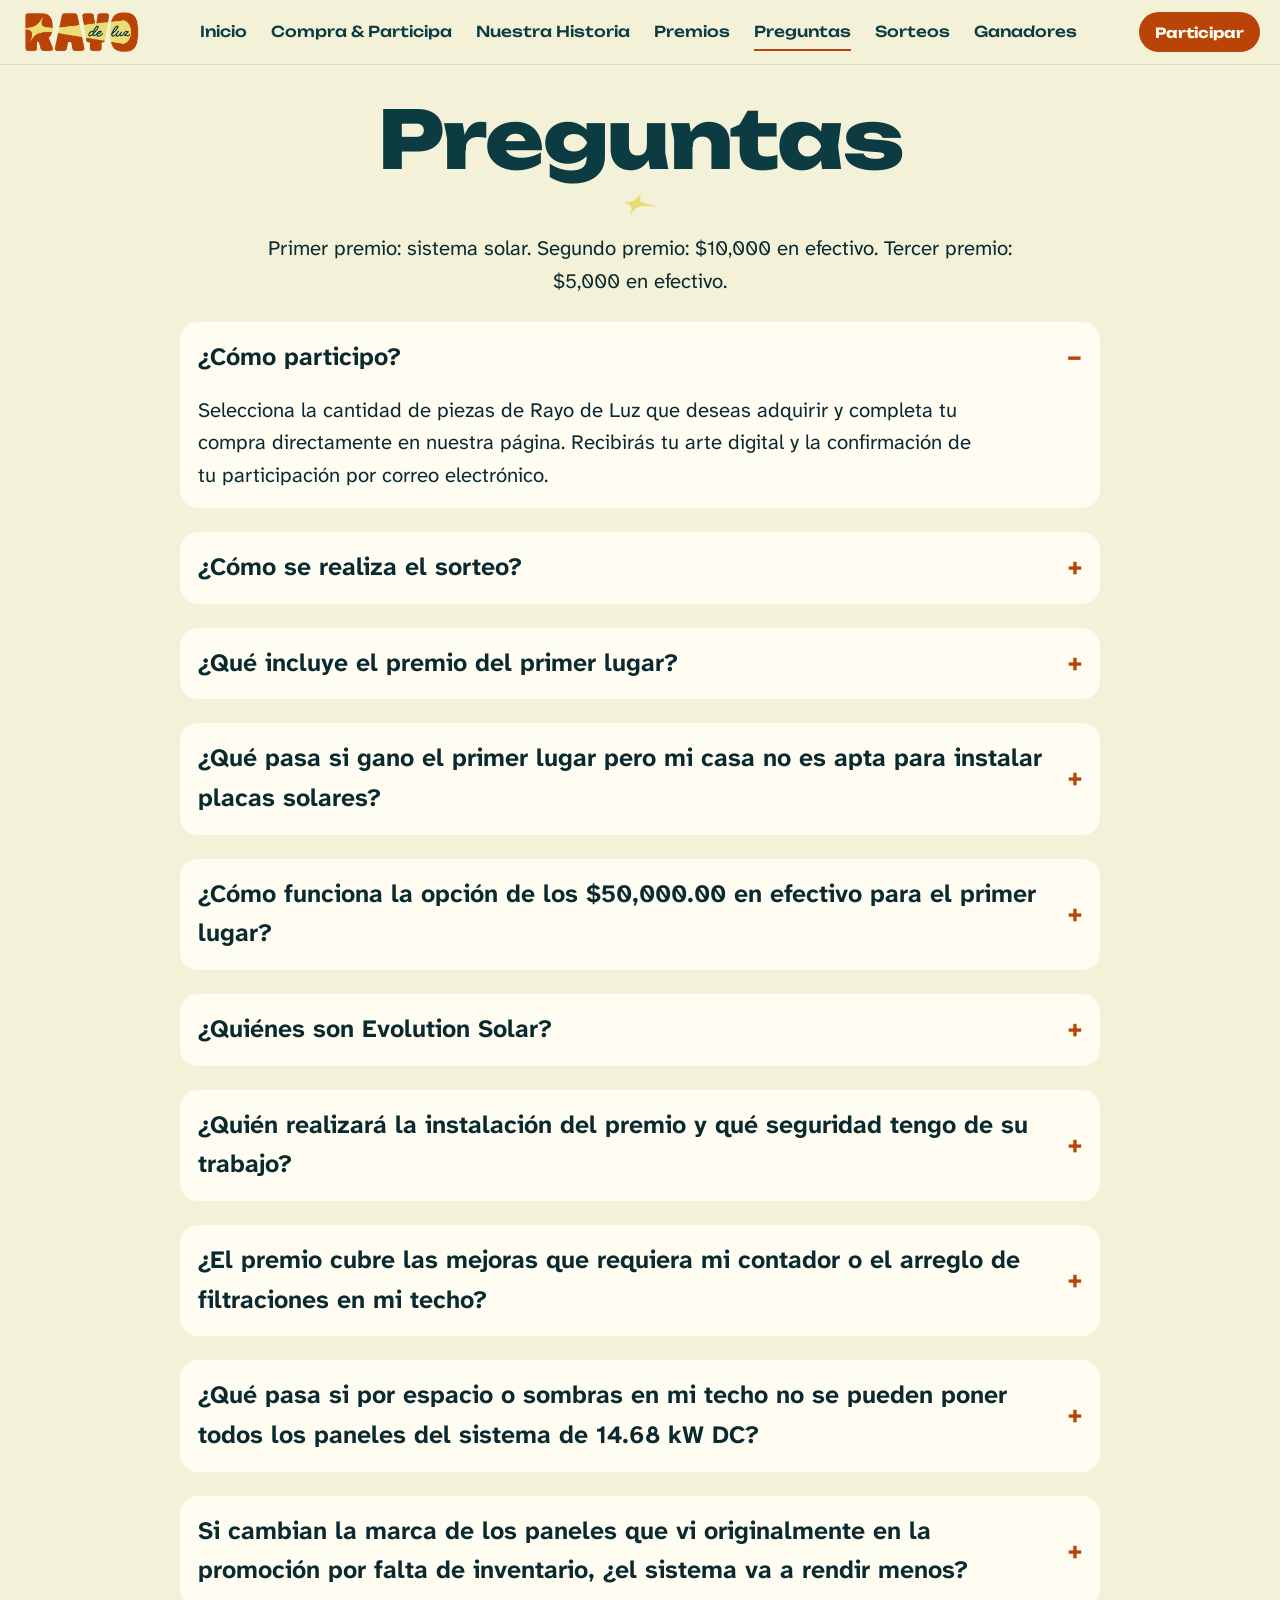
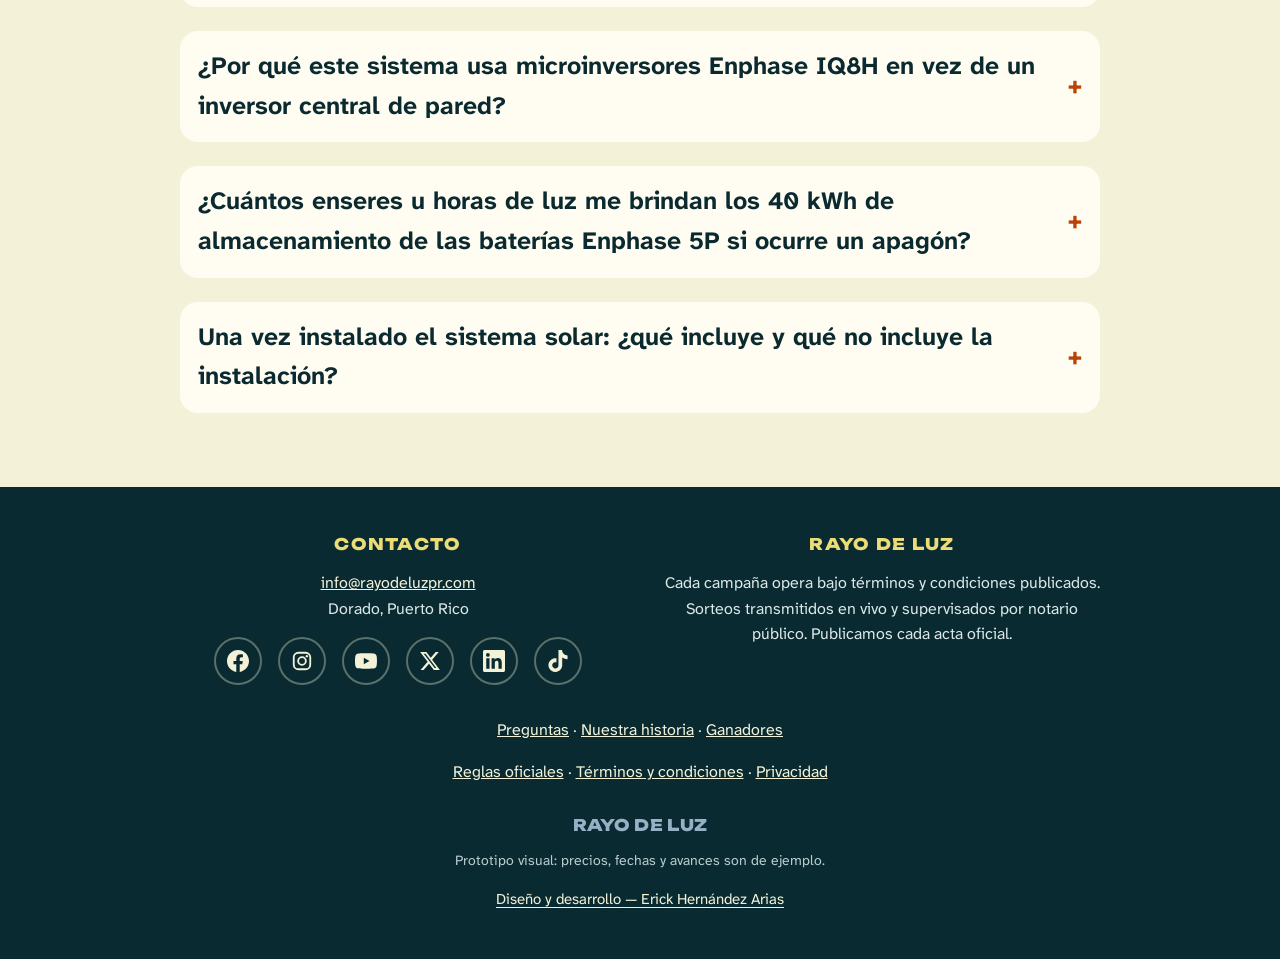
<file: prototipo/preguntas.html>
<!doctype html>
<html lang="es-PR">
<head>
  <meta charset="utf-8">
  <meta name="viewport" content="width=device-width, initial-scale=1, viewport-fit=cover">
  <meta name="theme-color" content="#f3f2d9">
  <meta name="robots" content="noindex, nofollow">
  <title>Preguntas | Rayo de Luz</title>
  <link rel="preconnect" href="https://fonts.googleapis.com">
  <link rel="preconnect" href="https://fonts.gstatic.com" crossorigin>
  <link href="https://fonts.googleapis.com/css2?family=Atkinson+Hyperlegible+Next:wght@400;700&family=Unbounded:wght@500;600;700;800;900&family=Yellowtail&display=swap" rel="stylesheet">
  <link rel="stylesheet" href="css/tokens.css">
  <link rel="stylesheet" href="css/estilos.css">
</head>
<body data-pagina="preguntas">
  <main>
    <section class="seccion">
      <div class="contenedor faq">
        <h1>Preguntas</h1>
        <p>Primer premio: sistema solar. Segundo premio: $10,000 en efectivo. Tercer premio: $5,000 en efectivo.</p>
        <details open>
          <summary>¿Cómo participo?</summary>
          <div class="respuesta"><p>Selecciona la cantidad de piezas de Rayo de Luz que deseas adquirir y completa tu compra directamente en nuestra página. Recibirás tu arte digital y la confirmación de tu participación por correo electrónico.</p></div>
        </details>
        <details>
          <summary>¿Cómo se realiza el sorteo?</summary>
          <div class="respuesta"><p>Los sorteos se transmiten en vivo y los supervisa un notario público. Publicamos cada acta oficial. La fecha y hora se anuncian por redes sociales y por correo electrónico.</p></div>
        </details>
        <details>
          <summary>¿Qué incluye el premio del primer lugar?</summary>
          <div class="respuesta"><p>El premio incluye:</p>
            <ul>
              <li>Un robusto sistema fotovoltaico de hasta 14.68 kW DC.</li>
              <li>40 kWh de almacenamiento en baterías Enphase IQ Battery 5P.</li>
              <li>Paneles solares y microinversores nuevos, certificados y compatibles con el diseño final.</li>
              <li>Instalación profesional por Evolution.</li>
            </ul>
            <p>Esto equivale a: 33 paneles solares de 445 watts con sus 33 microinversores Enphase IQ8-H y 40.0 kWh en baterías Enphase. Incluye instalación, incluye los permisos con Luma (medición neta), garantías de 25 años en paneles solares, 25 en microinversores y 15 años en la batería Enphase. Instalación en o antes de 15 días máximo.</p>
            <p><strong>Garantías aplicables de fabricante:</strong> paneles solares, hasta 25 años; microinversores Enphase IQ8H, hasta 25 años; baterías Enphase 5P, hasta 15 años.</p>
            <p><strong>Nota importante:</strong> en caso de limitaciones técnicas (falta de espacio en el techo) de la propiedad, Evolution Solar diseñará e instalará la solución más eficiente posible dentro del valor total del premio. La marca y modelo específico de los paneles podrá variar según disponibilidad de inventario al momento de la instalación. No obstante, Evolution Solar garantiza paneles nuevos, certificados, aprobados para uso en Puerto Rico y equivalentes o superiores a la capacidad anunciada. La posible variación de marca no afectará la calidad ni el rendimiento esperado del sistema.</p></div>
        </details>
        <details>
          <summary>¿Qué pasa si gano el primer lugar pero mi casa no es apta para instalar placas solares?</summary>
          <div class="respuesta"><p>Si tu propiedad no cualifica técnicamente para la instalación o simplemente prefieres el dinero, puedes optar directamente por los $50,000.00 en efectivo.</p></div>
        </details>
        <details>
          <summary>¿Cómo funciona la opción de los $50,000.00 en efectivo para el primer lugar?</summary>
          <div class="respuesta"><p>El ganador del primer lugar tiene la libertad de elegir entre la instalación completa del sistema solar o recibir un pago único de $50,000.00 en efectivo/cheque de gerente. Una vez notificado, el ganador indicará su preferencia por escrito.</p></div>
        </details>
        <details>
          <summary>¿Quiénes son Evolution Solar?</summary>
          <div class="respuesta"><p><strong>Experiencia y trayectoria:</strong> transformando la energía de Puerto Rico desde el año 2020. Personal con más de una década de experiencia, con exitosas instalaciones en toda la región.</p><p><strong>Alcance:</strong> cobertura completa en toda la isla.</p><p><strong>Garantía:</strong> personal altamente adiestrado y certificado con servicio 24/7.</p></div>
        </details>
        <details>
          <summary>¿Quién realizará la instalación del premio y qué seguridad tengo de su trabajo?</summary>
          <div class="respuesta"><p>La instalación será realizada en su totalidad por Evolution Solar. Somos una empresa establecida en Puerto Rico. Contamos con un historial sólido de más de 2000 instalaciones a nivel isla. Todo nuestro personal está debidamente adiestrado y certificado para cumplir con los estándares técnicos más estrictos.</p></div>
        </details>
        <details>
          <summary>¿El premio cubre las mejoras que requiera mi contador o el arreglo de filtraciones en mi techo?</summary>
          <div class="respuesta"><p>No, el premio cubre estrictamente el sistema solar y su instalación estándar. Excluye reparaciones estructurales del techo, corrección de filtraciones o mantenimiento a tratamientos previos como sistemas Danosa. Tampoco incluye la reparación de contadores dañados, bases defectuosas ni correcciones a violaciones del código eléctrico preexistente. Si se identifica que la casa necesita estos arreglos para poder interconectarse, se le informará al dueño y se cotizará por separado.</p></div>
        </details>
        <details>
          <summary>¿Qué pasa si por espacio o sombras en mi techo no se pueden poner todos los paneles del sistema de 14.68 kW DC?</summary>
          <div class="respuesta"><p>La configuración final del sistema está sujeta a una evaluación técnica obligatoria de la propiedad. Si la estructura presenta limitaciones físicas o técnicas, el equipo de ingeniería de Evolution Solar diseñará e instalará la solución óptima y más eficiente posible dentro del valor máximo total asignado al premio.</p></div>
        </details>
        <details>
          <summary>Si cambian la marca de los paneles que vi originalmente en la promoción por falta de inventario, ¿el sistema va a rendir menos?</summary>
          <div class="respuesta"><p>Para nada. Debido a la disponibilidad del mercado, la marca o modelo específico puede variar al momento de instalar. No obstante, Evolution Solar garantiza que los paneles serán completamente nuevos, certificados para su uso en Puerto Rico por OGPE y LUMA, y con una capacidad energética equivalente o superior a la anunciada.</p></div>
        </details>
        <details>
          <summary>¿Por qué este sistema usa microinversores Enphase IQ8H en vez de un inversor central de pared?</summary>
          <div class="respuesta"><p>Los microinversores trabajan panel por panel de forma independiente. Si un panel se ensucia o le da sombra un árbol, el resto del sistema sigue produciendo al 100%. Además, elimina los altos voltajes de corriente directa (DC) en el techo haciéndolo mucho más seguro, te permite monitorear el sistema desde el celular en tiempo real y ofrece una garantía líder de 25 años.</p></div>
        </details>
        <details>
          <summary>¿Cuántos enseres u horas de luz me brindan los 40 kWh de almacenamiento de las baterías Enphase 5P si ocurre un apagón?</summary>
          <div class="respuesta"><p>40 kWh es un respaldo energético masivo para una residencia promedio. Significa que usted tendrá suficiente energía almacenada para pasar la noche entera cubriendo sus cargas esenciales (nevera, luces, abanicos, electrónica, sistemas de seguridad) y además mantener encendidos entre 2 y 3 aires acondicionados inverter durante toda la interrupción. Cuentan con 15 años de garantía.</p></div>
        </details>
        <details>
          <summary>Una vez instalado el sistema solar: ¿qué incluye y qué no incluye la instalación?</summary>
          <div class="respuesta"><h4>Qué incluye</h4>
            <ul>
              <li><strong>Equipos:</strong> sistema solar con paneles solares (placas), baterías, inversores y todos sus componentes.</li>
              <li><strong>Mano de obra:</strong> instalación profesional ejecutada por técnicos expertos.</li>
              <li><strong>Permisos:</strong> gestión y tramitación de permisología requerida.</li>
              <li><strong>Medición neta:</strong> tramitación completa para la interconexión con LUMA.</li>
              <li><strong>Garantías y servicio 24/7.</strong></li>
            </ul>
            <h4>Qué no incluye</h4>
            <ul>
              <li>Mejoras eléctricas o corrección de acometidas eléctricas existentes en la red o interno del hogar.</li>
              <li>Reparación o reemplazo de contadores dañados, ni reparación de bases de contador defectuosas.</li>
              <li>Daños ocultos, deterioro preexistente o condiciones no visibles al momento de la evaluación inicial.</li>
              <li>Corrección de violaciones de código eléctricos en la residencia.</li>
              <li>Cualquier trabajo adicional identificado durante la evaluación o instalación será informado y cotizado por separado.</li>
              <li>No incluye aditivos especiales cuando los techos que cuenten con sistemas impermeabilizantes especiales (Danosa u otros similares) así lo requieran, pero sí podemos utilizarlos en la instalación si el cliente los provee.</li>
            </ul></div>
        </details>
      </div>
    </section>
  </main>
  <script src="js/app.js"></script>
</body>
</html>
</file>
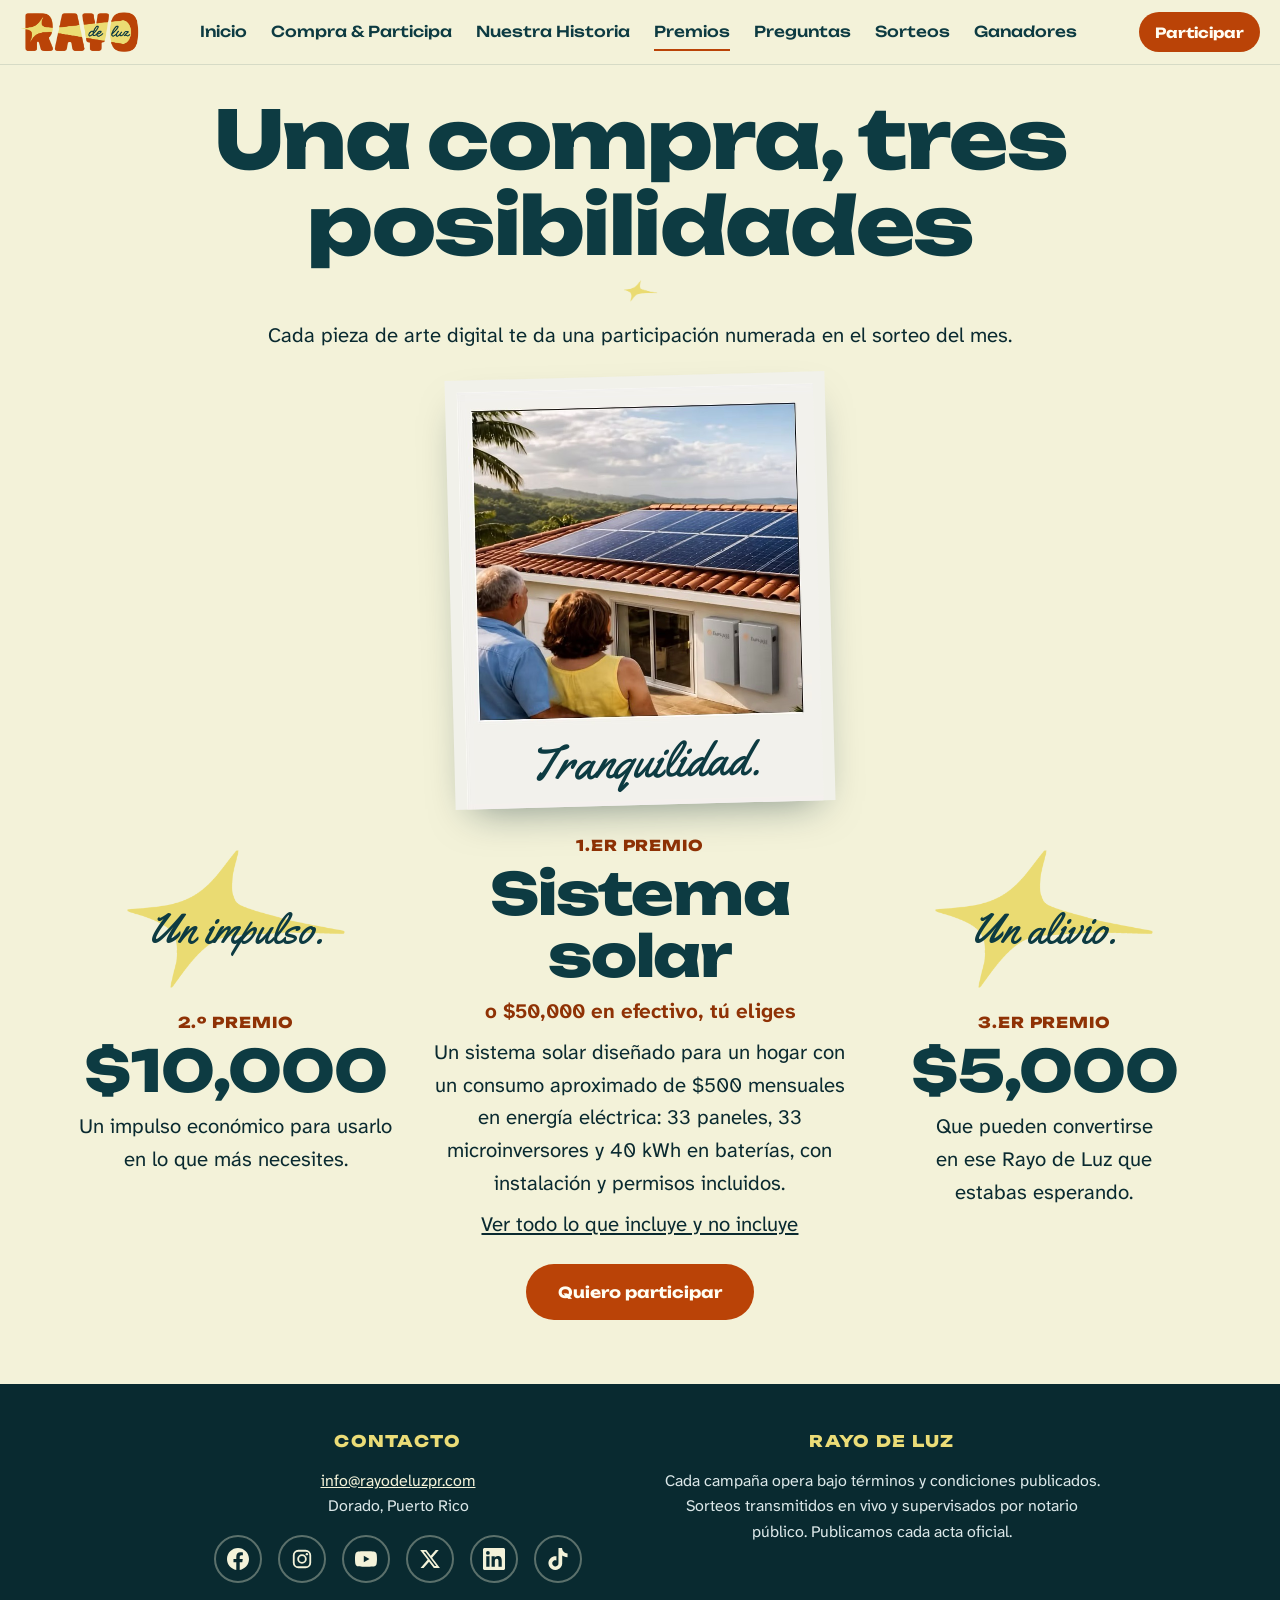
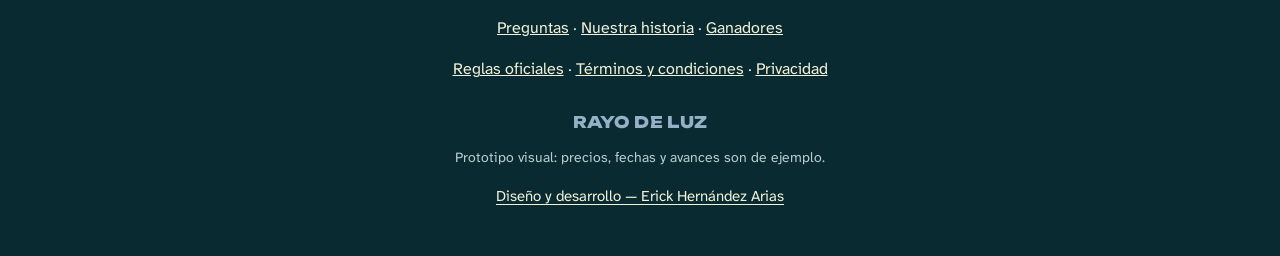
<file: prototipo/premios.html>
<!doctype html>
<html lang="es-PR">
<head>
  <meta charset="utf-8">
  <meta name="viewport" content="width=device-width, initial-scale=1, viewport-fit=cover">
  <meta name="theme-color" content="#f3f2d9">
  <meta name="robots" content="noindex, nofollow">
  <title>Premios | Rayo de Luz</title>
  <link rel="preconnect" href="https://fonts.googleapis.com">
  <link rel="preconnect" href="https://fonts.gstatic.com" crossorigin>
  <link href="https://fonts.googleapis.com/css2?family=Atkinson+Hyperlegible+Next:wght@400;700&family=Unbounded:wght@500;600;700;800;900&family=Yellowtail&display=swap" rel="stylesheet">
  <link rel="stylesheet" href="css/tokens.css">
  <link rel="stylesheet" href="css/estilos.css">
</head>
<body data-pagina="premios">
  <main>
    <section class="seccion premios-pagina">
      <div class="contenedor">
        <h1>Una compra, tres posibilidades</h1>
        <p class="pp-intro">Cada pieza de arte digital te da una participación numerada en el sorteo del mes.</p>

        <div class="pp-grid">
          <article class="pp-centro">
            <figure class="pp-polaroid">
              <img src="img/familia-solar.jpg" alt="Una pareja mira su casa con el sistema solar instalado: paneles en el techo y baterías en la pared" width="705" height="826">
              <figcaption class="subtitulo">Tranquilidad.</figcaption>
            </figure>
            <p class="pp-etiqueta">1.er premio</p>
            <h2>Sistema solar</h2>
            <p class="pp-o">o $50,000 en efectivo, tú eliges</p>
            <p>Un sistema solar diseñado para un hogar con un consumo aproximado de $500 mensuales en energía eléctrica: 33 paneles, 33 microinversores y 40 kWh en baterías, con instalación y permisos incluidos.</p>
            <p><a href="preguntas.html">Ver todo lo que incluye y no incluye</a></p>
          </article>

          <article class="pp-lado pp-segundo">
            <div class="pp-chispa" aria-hidden="true"><img src="img/chispa.png" alt="" width="260" height="146"><span class="subtitulo">Un impulso.</span></div>
            <p class="pp-etiqueta">2.º premio</p>
            <h2>$10,000</h2>
            <p>Un impulso económico para usarlo en lo que más necesites.</p>
          </article>

          <article class="pp-lado pp-tercero">
            <div class="pp-chispa" aria-hidden="true"><img src="img/chispa.png" alt="" width="260" height="146"><span class="subtitulo">Un alivio.</span></div>
            <p class="pp-etiqueta">3.er premio</p>
            <h2>$5,000</h2>
            <p>Que pueden convertirse en ese Rayo de Luz que estabas esperando.</p>
          </article>
        </div>

        <p class="pp-cta"><a class="boton" href="sorteo.html">Quiero participar</a></p>
      </div>
    </section>
  </main>
  <script src="js/app.js"></script>
</body>
</html>
</file>
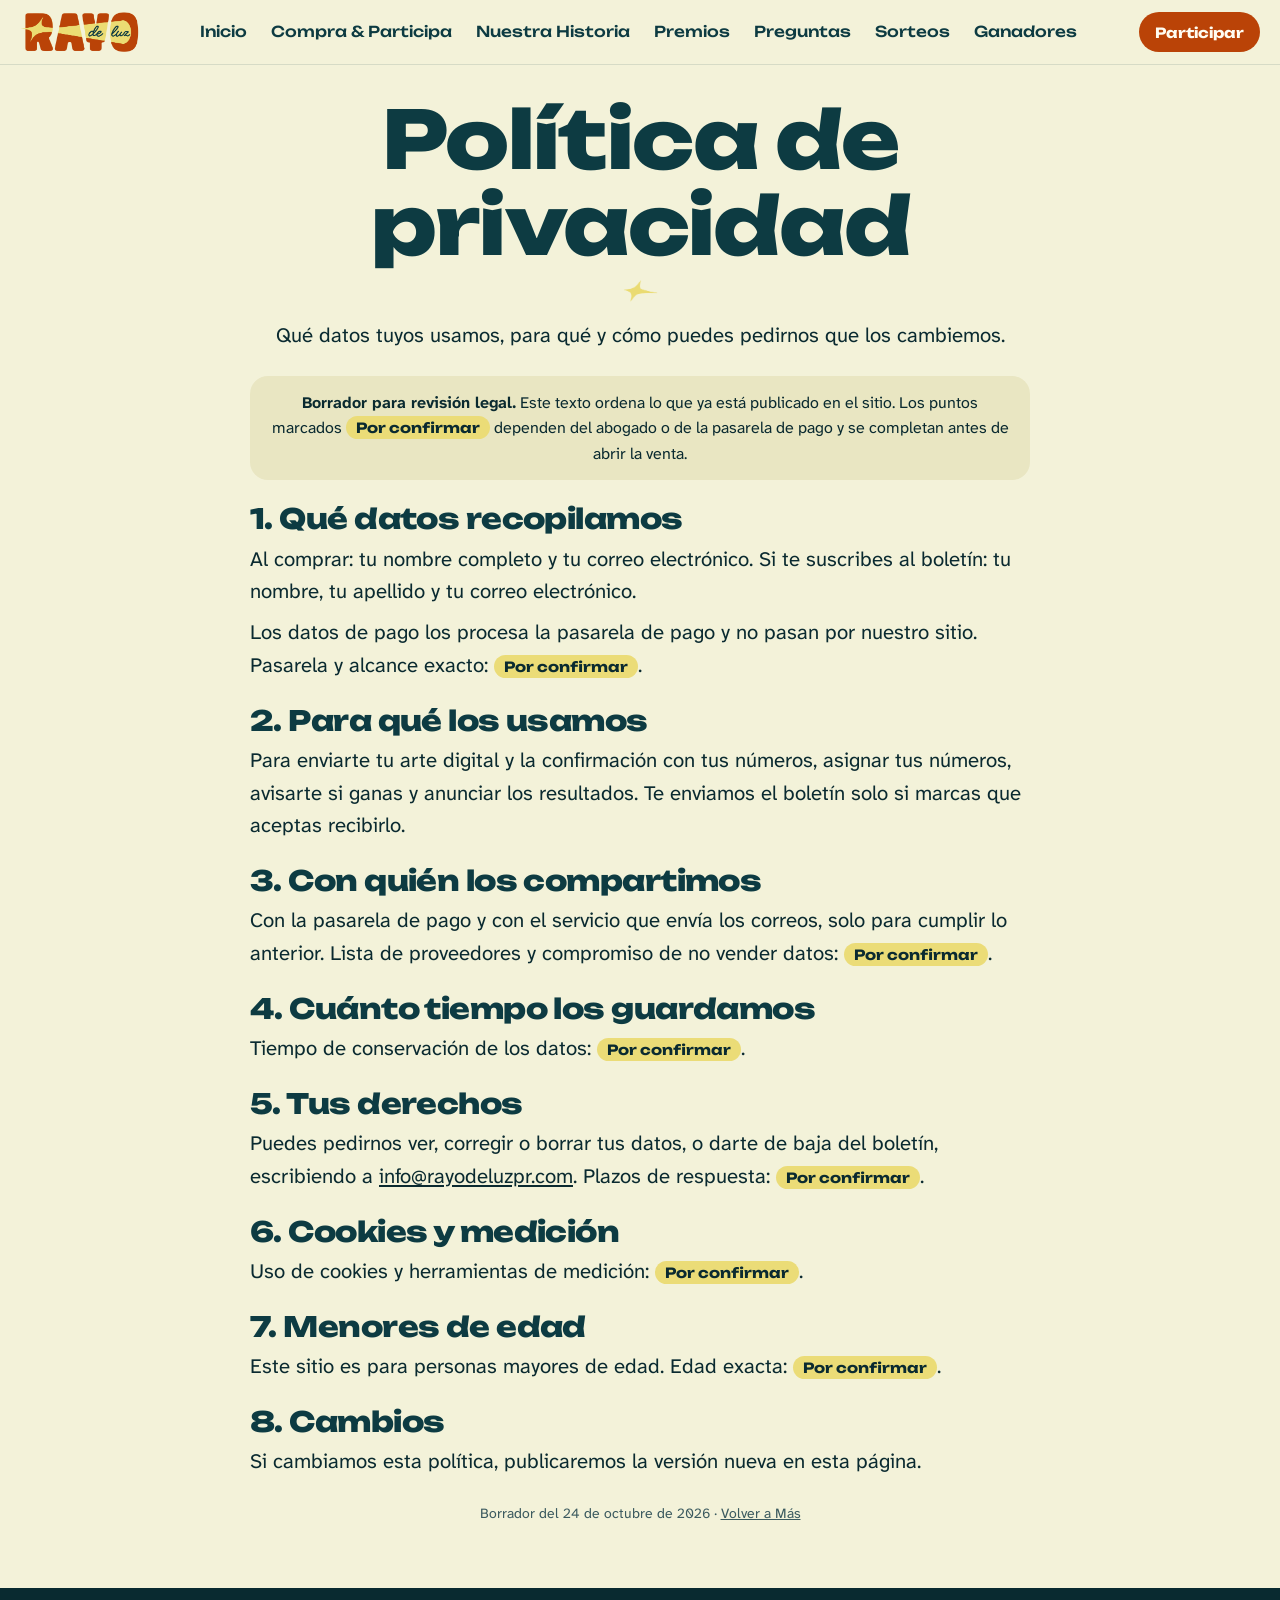
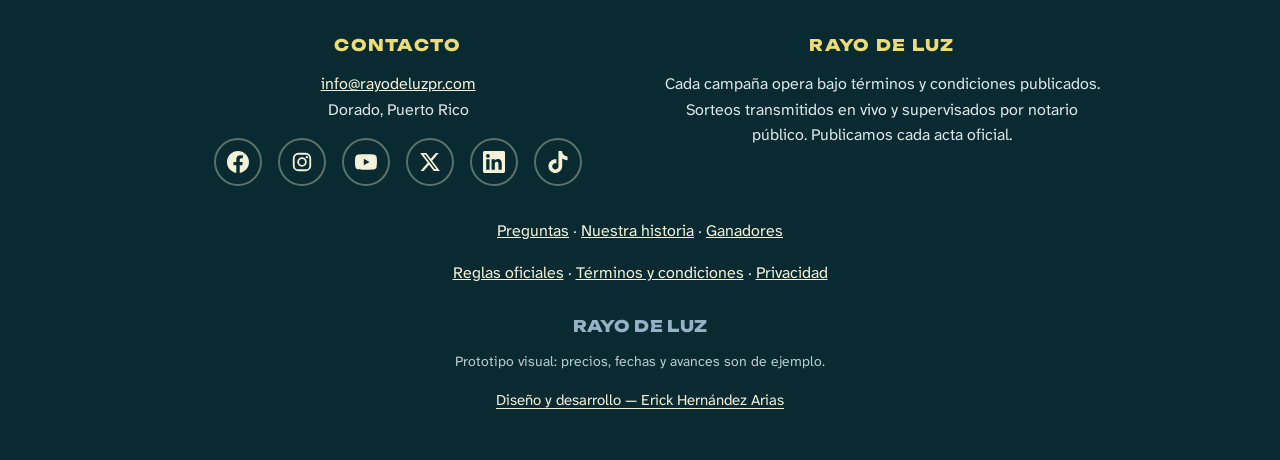
<file: prototipo/privacidad.html>
<!doctype html>
<html lang="es-PR">
<head>
  <meta charset="utf-8">
  <meta name="viewport" content="width=device-width, initial-scale=1, viewport-fit=cover">
  <meta name="theme-color" content="#f3f2d9">
  <meta name="robots" content="noindex, nofollow">
  <title>Política de privacidad | Rayo de Luz</title>
  <link rel="preconnect" href="https://fonts.googleapis.com">
  <link rel="preconnect" href="https://fonts.gstatic.com" crossorigin>
  <link href="https://fonts.googleapis.com/css2?family=Atkinson+Hyperlegible+Next:wght@400;700&family=Unbounded:wght@500;600;700;800;900&family=Yellowtail&display=swap" rel="stylesheet">
  <link rel="stylesheet" href="css/tokens.css">
  <link rel="stylesheet" href="css/estilos.css">
</head>
<body data-pagina="mas">
  <main>
    <section class="seccion legal">
      <div class="contenedor">
        <h1>Política de privacidad</h1>
        <p class="legal-intro">Qué datos tuyos usamos, para qué y cómo puedes pedirnos que los cambiemos.</p>
        <p class="nota aviso-borrador"><strong>Borrador para revisión legal.</strong> Este texto ordena lo que ya está publicado en el sitio. Los puntos marcados <span class="por-confirmar">Por confirmar</span> dependen del abogado o de la pasarela de pago y se completan antes de abrir la venta.</p>
        <article class="legal-bloque">
          <h2>1. Qué datos recopilamos</h2>
          <p>Al comprar: tu nombre completo y tu correo electrónico. Si te suscribes al boletín: tu nombre, tu apellido y tu correo electrónico.</p>
          <p>Los datos de pago los procesa la pasarela de pago y no pasan por nuestro sitio. Pasarela y alcance exacto: <span class="por-confirmar">Por confirmar</span>.</p>
        </article>
        <article class="legal-bloque">
          <h2>2. Para qué los usamos</h2>
          <p>Para enviarte tu arte digital y la confirmación con tus números, asignar tus números, avisarte si ganas y anunciar los resultados. Te enviamos el boletín solo si marcas que aceptas recibirlo.</p>
        </article>
        <article class="legal-bloque">
          <h2>3. Con quién los compartimos</h2>
          <p>Con la pasarela de pago y con el servicio que envía los correos, solo para cumplir lo anterior. Lista de proveedores y compromiso de no vender datos: <span class="por-confirmar">Por confirmar</span>.</p>
        </article>
        <article class="legal-bloque">
          <h2>4. Cuánto tiempo los guardamos</h2>
          <p>Tiempo de conservación de los datos: <span class="por-confirmar">Por confirmar</span>.</p>
        </article>
        <article class="legal-bloque">
          <h2>5. Tus derechos</h2>
          <p>Puedes pedirnos ver, corregir o borrar tus datos, o darte de baja del boletín, escribiendo a <a href="mailto:info@rayodeluzpr.com">info@rayodeluzpr.com</a>. Plazos de respuesta: <span class="por-confirmar">Por confirmar</span>.</p>
        </article>
        <article class="legal-bloque">
          <h2>6. Cookies y medición</h2>
          <p>Uso de cookies y herramientas de medición: <span class="por-confirmar">Por confirmar</span>.</p>
        </article>
        <article class="legal-bloque">
          <h2>7. Menores de edad</h2>
          <p>Este sitio es para personas mayores de edad. Edad exacta: <span class="por-confirmar">Por confirmar</span>.</p>
        </article>
        <article class="legal-bloque">
          <h2>8. Cambios</h2>
          <p>Si cambiamos esta política, publicaremos la versión nueva en esta página.</p>
        </article>

        <p class="legal-fecha">Borrador del 24 de octubre de 2026 · <a href="mas.html">Volver a Más</a></p>
      </div>
    </section>
  </main>
  <script src="js/app.js"></script>
</body>
</html>
</file>
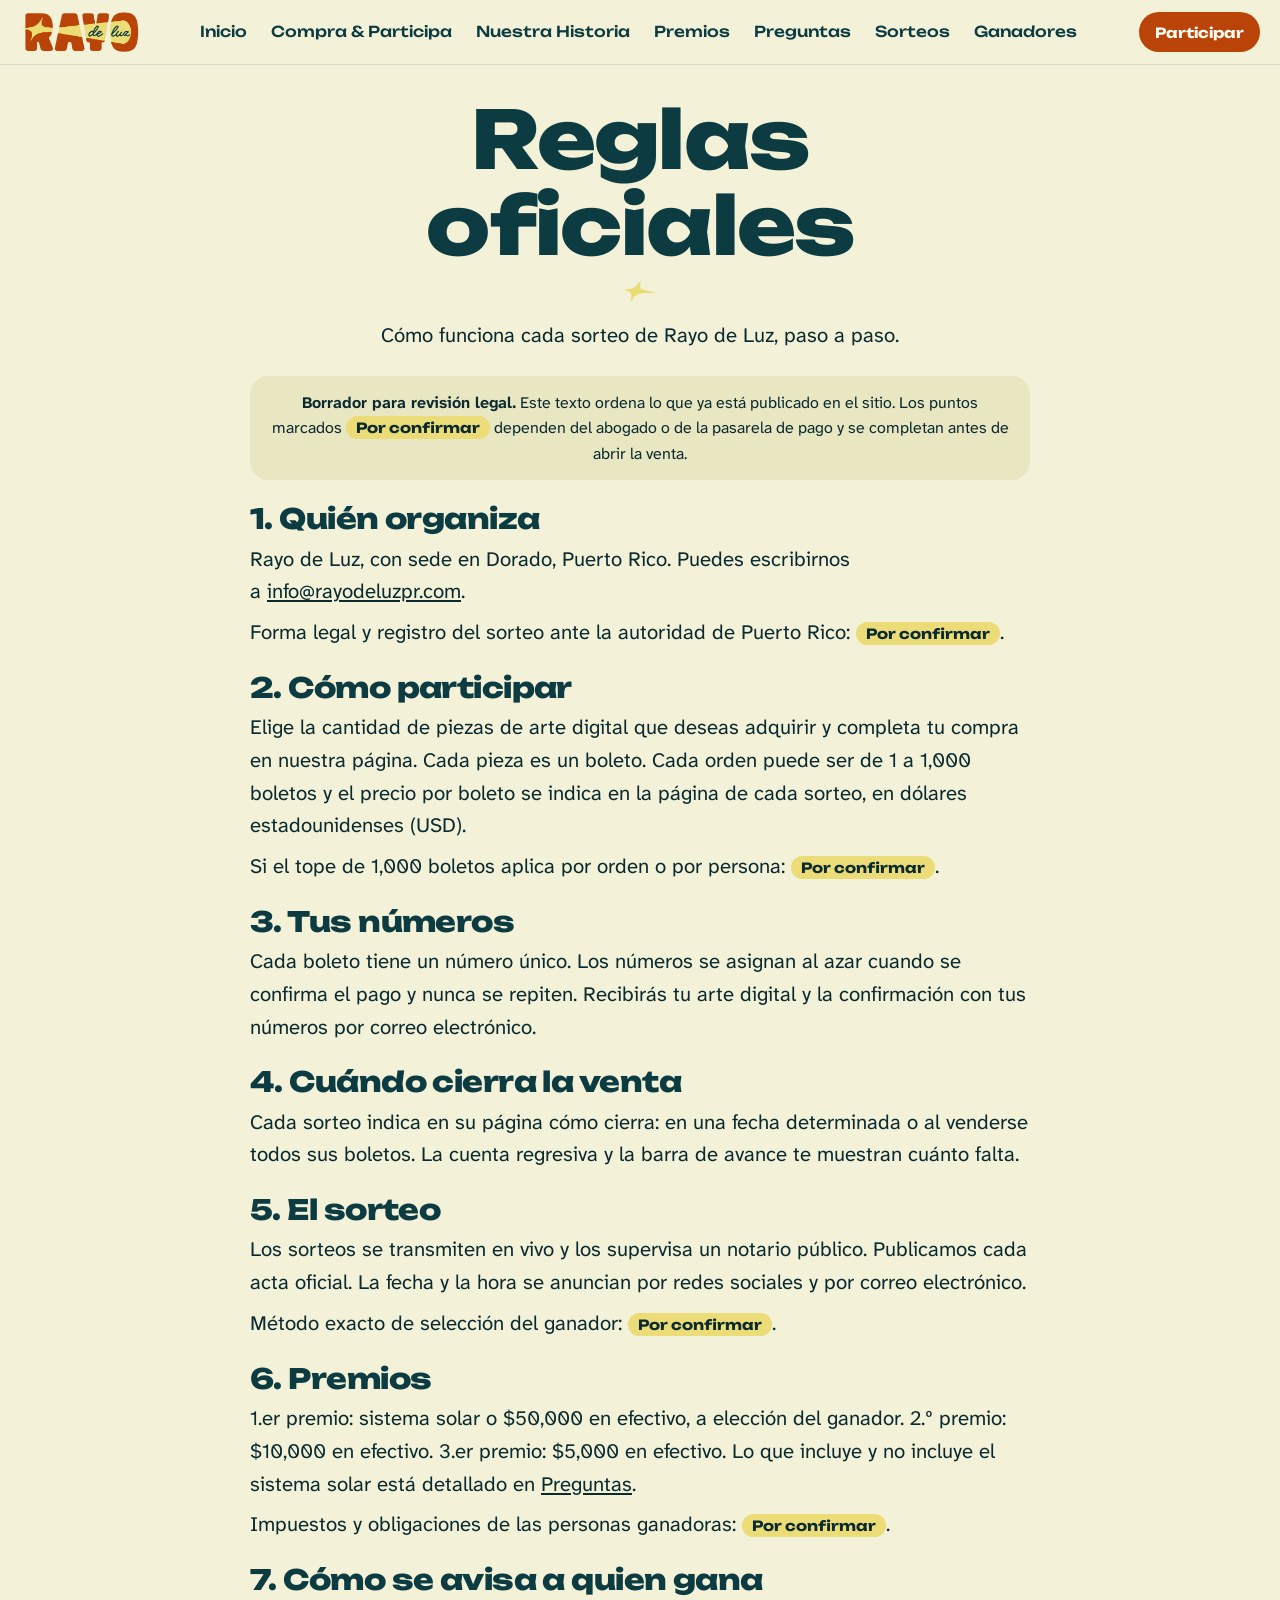
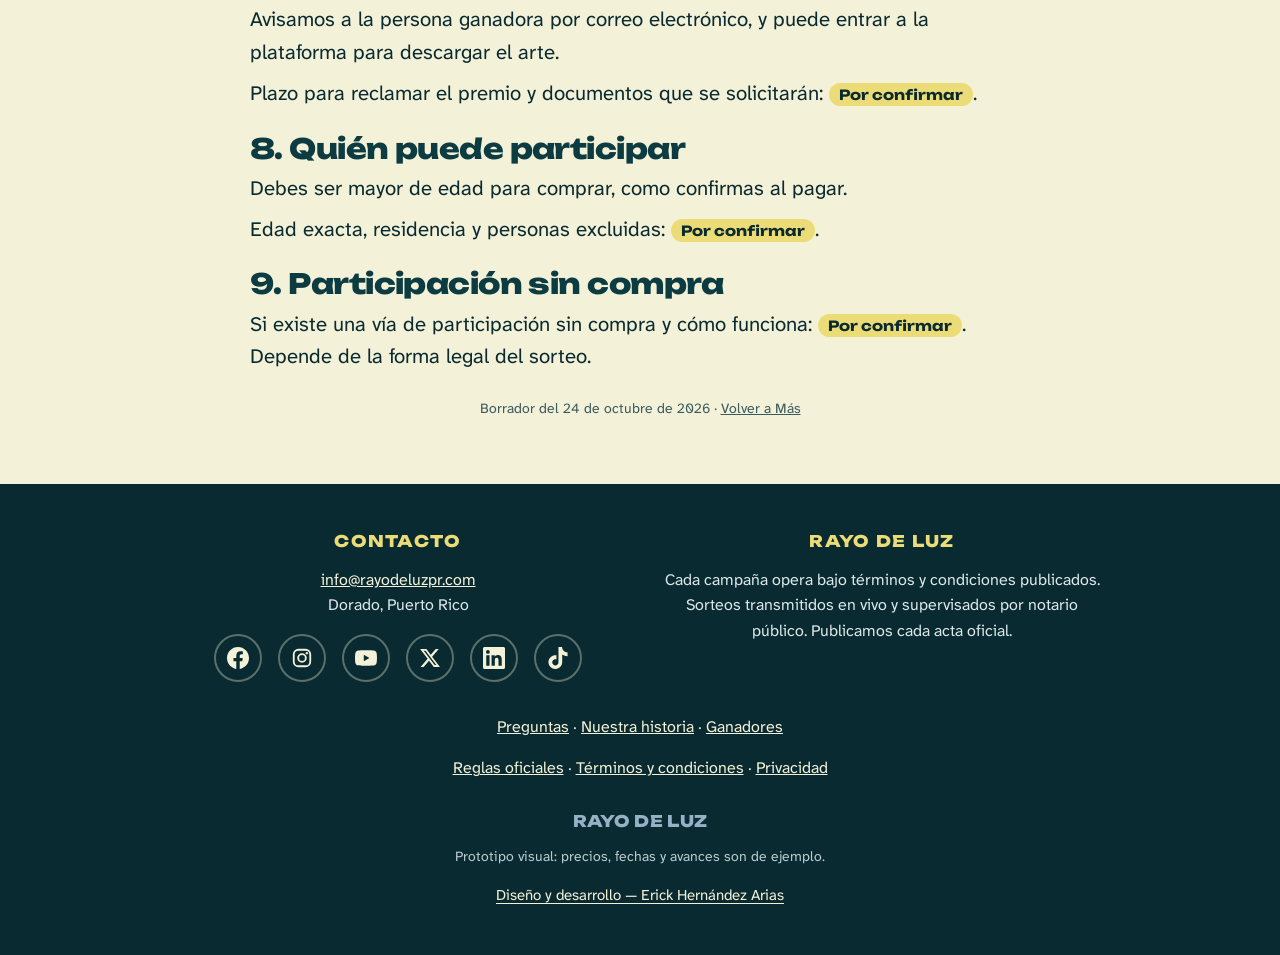
<file: prototipo/reglas.html>
<!doctype html>
<html lang="es-PR">
<head>
  <meta charset="utf-8">
  <meta name="viewport" content="width=device-width, initial-scale=1, viewport-fit=cover">
  <meta name="theme-color" content="#f3f2d9">
  <meta name="robots" content="noindex, nofollow">
  <title>Reglas oficiales | Rayo de Luz</title>
  <link rel="preconnect" href="https://fonts.googleapis.com">
  <link rel="preconnect" href="https://fonts.gstatic.com" crossorigin>
  <link href="https://fonts.googleapis.com/css2?family=Atkinson+Hyperlegible+Next:wght@400;700&family=Unbounded:wght@500;600;700;800;900&family=Yellowtail&display=swap" rel="stylesheet">
  <link rel="stylesheet" href="css/tokens.css">
  <link rel="stylesheet" href="css/estilos.css">
</head>
<body data-pagina="mas">
  <main>
    <section class="seccion legal">
      <div class="contenedor">
        <h1>Reglas oficiales</h1>
        <p class="legal-intro">Cómo funciona cada sorteo de Rayo de Luz, paso a paso.</p>
        <p class="nota aviso-borrador"><strong>Borrador para revisión legal.</strong> Este texto ordena lo que ya está publicado en el sitio. Los puntos marcados <span class="por-confirmar">Por confirmar</span> dependen del abogado o de la pasarela de pago y se completan antes de abrir la venta.</p>
        <article class="legal-bloque">
          <h2>1. Quién organiza</h2>
          <p>Rayo de Luz, con sede en Dorado, Puerto Rico. Puedes escribirnos a <a href="mailto:info@rayodeluzpr.com">info@rayodeluzpr.com</a>.</p>
          <p>Forma legal y registro del sorteo ante la autoridad de Puerto Rico: <span class="por-confirmar">Por confirmar</span>.</p>
        </article>
        <article class="legal-bloque">
          <h2>2. Cómo participar</h2>
          <p>Elige la cantidad de piezas de arte digital que deseas adquirir y completa tu compra en nuestra página. Cada pieza es un boleto. Cada orden puede ser de 1 a 1,000 boletos y el precio por boleto se indica en la página de cada sorteo, en dólares estadounidenses (USD).</p>
          <p>Si el tope de 1,000 boletos aplica por orden o por persona: <span class="por-confirmar">Por confirmar</span>.</p>
        </article>
        <article class="legal-bloque">
          <h2>3. Tus números</h2>
          <p>Cada boleto tiene un número único. Los números se asignan al azar cuando se confirma el pago y nunca se repiten. Recibirás tu arte digital y la confirmación con tus números por correo electrónico.</p>
        </article>
        <article class="legal-bloque">
          <h2>4. Cuándo cierra la venta</h2>
          <p>Cada sorteo indica en su página cómo cierra: en una fecha determinada o al venderse todos sus boletos. La cuenta regresiva y la barra de avance te muestran cuánto falta.</p>
        </article>
        <article class="legal-bloque">
          <h2>5. El sorteo</h2>
          <p>Los sorteos se transmiten en vivo y los supervisa un notario público. Publicamos cada acta oficial. La fecha y la hora se anuncian por redes sociales y por correo electrónico.</p>
          <p>Método exacto de selección del ganador: <span class="por-confirmar">Por confirmar</span>.</p>
        </article>
        <article class="legal-bloque">
          <h2>6. Premios</h2>
          <p>1.er premio: sistema solar o $50,000 en efectivo, a elección del ganador. 2.º premio: $10,000 en efectivo. 3.er premio: $5,000 en efectivo. Lo que incluye y no incluye el sistema solar está detallado en <a href="preguntas.html">Preguntas</a>.</p>
          <p>Impuestos y obligaciones de las personas ganadoras: <span class="por-confirmar">Por confirmar</span>.</p>
        </article>
        <article class="legal-bloque">
          <h2>7. Cómo se avisa a quien gana</h2>
          <p>Avisamos a la persona ganadora por correo electrónico, y puede entrar a la plataforma para descargar el arte.</p>
          <p>Plazo para reclamar el premio y documentos que se solicitarán: <span class="por-confirmar">Por confirmar</span>.</p>
        </article>
        <article class="legal-bloque">
          <h2>8. Quién puede participar</h2>
          <p>Debes ser mayor de edad para comprar, como confirmas al pagar.</p>
          <p>Edad exacta, residencia y personas excluidas: <span class="por-confirmar">Por confirmar</span>.</p>
        </article>
        <article class="legal-bloque">
          <h2>9. Participación sin compra</h2>
          <p>Si existe una vía de participación sin compra y cómo funciona: <span class="por-confirmar">Por confirmar</span>. Depende de la forma legal del sorteo.</p>
        </article>

        <p class="legal-fecha">Borrador del 24 de octubre de 2026 · <a href="mas.html">Volver a Más</a></p>
      </div>
    </section>
  </main>
  <script src="js/app.js"></script>
</body>
</html>
</file>
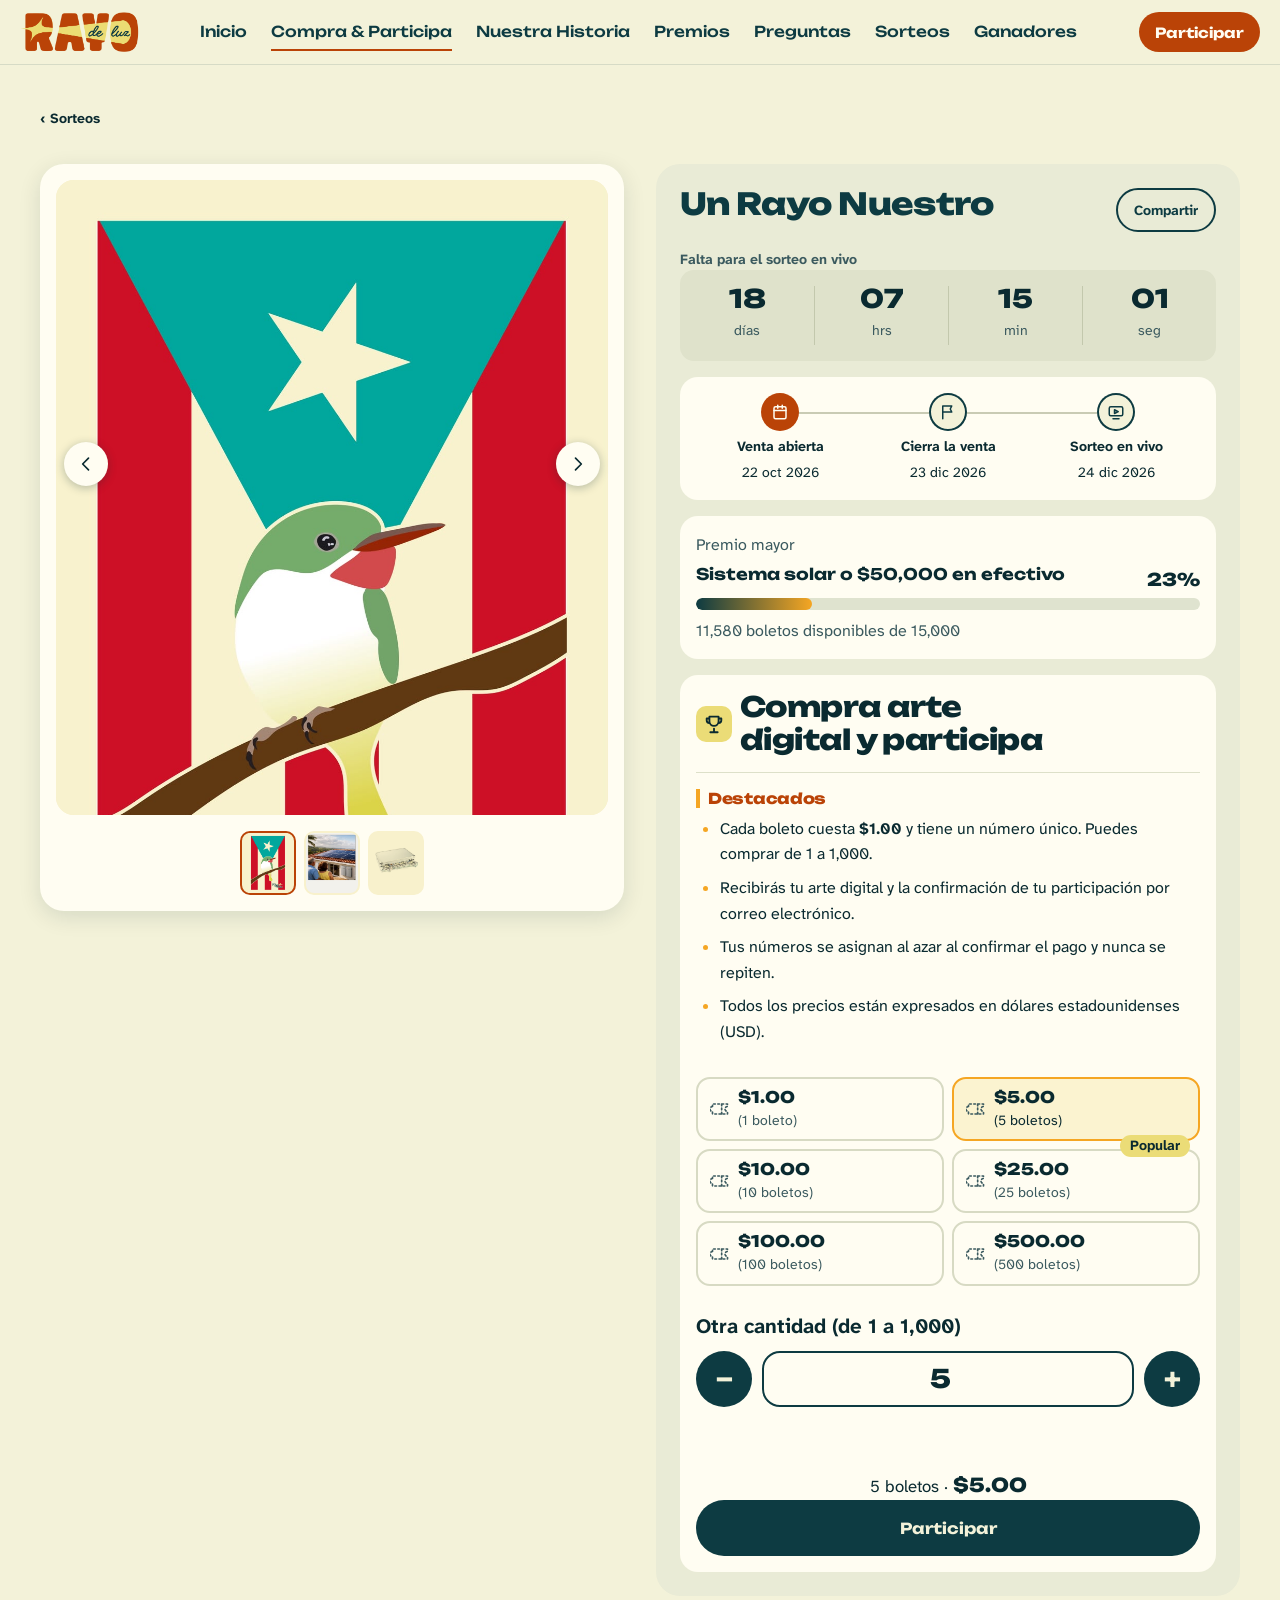
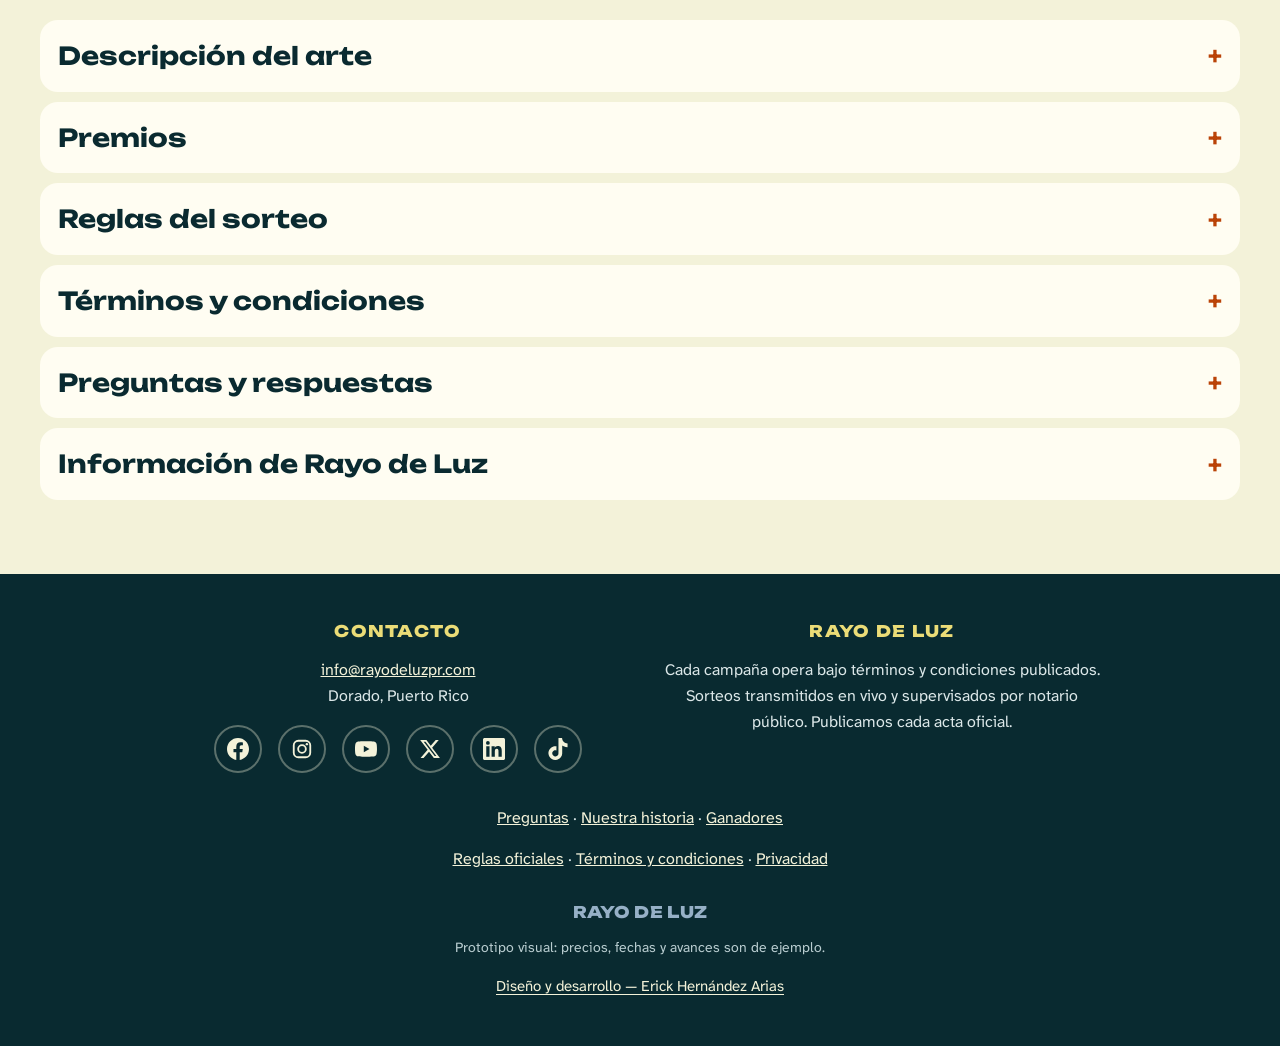
<file: prototipo/sorteo.html>
<!doctype html>
<html lang="es-PR">
<head>
  <meta charset="utf-8">
  <meta name="viewport" content="width=device-width, initial-scale=1, viewport-fit=cover">
  <meta name="theme-color" content="#f3f2d9">
  <meta name="robots" content="noindex, nofollow">
  <title>Un Rayo Nuestro | Rayo de Luz</title>
  <link rel="preconnect" href="https://fonts.googleapis.com">
  <link rel="preconnect" href="https://fonts.gstatic.com" crossorigin>
  <link href="https://fonts.googleapis.com/css2?family=Atkinson+Hyperlegible+Next:wght@400;700&family=Unbounded:wght@500;600;700;800;900&family=Yellowtail&display=swap" rel="stylesheet">
  <link rel="stylesheet" href="css/tokens.css">
  <link rel="stylesheet" href="css/estilos.css">
</head>
<body class="sin-barra" data-pagina="sorteo">
  <main data-sorteo>
    <section class="seccion pagina-sorteo">
      <div class="contenedor ancho-detalle">
        <div class="migas"><a href="sorteos.html">‹ Sorteos</a></div>

        <div class="detalle">
          <div class="galeria" data-galeria role="region" aria-roledescription="carrusel" aria-label="Imágenes de la obra"></div>

          <div class="panel-sorteo">
            <div class="titulo-fila">
              <h1>Un Rayo Nuestro</h1>
              <button class="compartir" type="button" data-compartir>Compartir</button>
            </div>

            <div class="cierre-bloque">
              <p class="cierre-etiqueta" data-cierre-titulo>Falta para el sorteo en vivo</p>
              <div data-cierre-slot></div>
            </div>

            <div class="tarjeta-interna">
              <ol class="linea-tiempo" aria-label="Fechas del sorteo" data-linea-tiempo></ol>
            </div>

            <div class="tarjeta-interna" data-avance-detalle></div>

            <div class="tarjeta-interna compra">
              <h2 class="izq compra-titulo"><svg viewBox="0 0 24 24" fill="none" stroke="currentColor" stroke-width="2" stroke-linecap="round" stroke-linejoin="round" aria-hidden="true"><path d="M8 21h8M12 17v4M7 4h10v5a5 5 0 0 1-10 0zM7 6H4v2a3 3 0 0 0 3 3M17 6h3v2a3 3 0 0 1-3 3"/></svg><span>Compra arte digital y participa</span></h2>
              <h3 class="destacados">Destacados</h3>
              <ul class="destacados-lista">
                <li>Cada boleto cuesta <strong data-precio></strong> y tiene un número único. Puedes comprar de 1 a 1,000.</li>
                <li>Recibirás tu arte digital y la confirmación de tu participación por correo electrónico.</li>
                <li>Tus números se asignan al azar al confirmar el pago y nunca se repiten.</li>
                <li>Todos los precios están expresados en dólares estadounidenses (USD).</li>
              </ul>

              <div class="paquetes" role="group" aria-label="Paquetes de boletos">
                <button class="paquete" type="button" data-paquete="1" aria-pressed="false"><svg viewBox="0 0 24 24" fill="none" stroke="currentColor" stroke-width="2" stroke-linecap="round" stroke-linejoin="round" aria-hidden="true"><path d="M3 9a2 2 0 0 0 0 6v3h18v-3a2 2 0 0 1 0-6V6H3zM14 6v12" stroke-dasharray="2 3"/></svg><span></span><small>(1 boletos)</small></button>
                <button class="paquete" type="button" data-paquete="5" aria-pressed="false"><svg viewBox="0 0 24 24" fill="none" stroke="currentColor" stroke-width="2" stroke-linecap="round" stroke-linejoin="round" aria-hidden="true"><path d="M3 9a2 2 0 0 0 0 6v3h18v-3a2 2 0 0 1 0-6V6H3zM14 6v12" stroke-dasharray="2 3"/></svg><span></span><small>(5 boletos)</small></button>
                <button class="paquete" type="button" data-paquete="10" aria-pressed="false"><svg viewBox="0 0 24 24" fill="none" stroke="currentColor" stroke-width="2" stroke-linecap="round" stroke-linejoin="round" aria-hidden="true"><path d="M3 9a2 2 0 0 0 0 6v3h18v-3a2 2 0 0 1 0-6V6H3zM14 6v12" stroke-dasharray="2 3"/></svg><span></span><small>(10 boletos)</small></button>
                <button class="paquete" type="button" data-paquete="25" aria-pressed="false"><em class="etiqueta">Popular</em><svg viewBox="0 0 24 24" fill="none" stroke="currentColor" stroke-width="2" stroke-linecap="round" stroke-linejoin="round" aria-hidden="true"><path d="M3 9a2 2 0 0 0 0 6v3h18v-3a2 2 0 0 1 0-6V6H3zM14 6v12" stroke-dasharray="2 3"/></svg><span></span><small>(25 boletos)</small></button>
                <button class="paquete" type="button" data-paquete="100" aria-pressed="false"><svg viewBox="0 0 24 24" fill="none" stroke="currentColor" stroke-width="2" stroke-linecap="round" stroke-linejoin="round" aria-hidden="true"><path d="M3 9a2 2 0 0 0 0 6v3h18v-3a2 2 0 0 1 0-6V6H3zM14 6v12" stroke-dasharray="2 3"/></svg><span></span><small>(100 boletos)</small></button>
                <button class="paquete" type="button" data-paquete="500" aria-pressed="false"><svg viewBox="0 0 24 24" fill="none" stroke="currentColor" stroke-width="2" stroke-linecap="round" stroke-linejoin="round" aria-hidden="true"><path d="M3 9a2 2 0 0 0 0 6v3h18v-3a2 2 0 0 1 0-6V6H3zM14 6v12" stroke-dasharray="2 3"/></svg><span></span><small>(500 boletos)</small></button>
              </div>

              <div class="otra-cantidad">
                <label for="cantidad">Otra cantidad (de 1 a 1,000)</label>
                <div class="paso-cantidad">
                  <button type="button" data-menos aria-label="Quitar un boleto">−</button>
                  <input id="cantidad" type="number" inputmode="numeric" min="1" max="1000" value="5" aria-describedby="error-cantidad">
                  <button type="button" data-mas aria-label="Agregar un boleto">+</button>
                </div>
                <p class="mensaje-error" id="error-cantidad" data-error role="alert"></p>
              </div>

              <p class="resumen-compra"><span data-resumen>5 boletos</span> · <strong data-total>$5.00</strong></p>
              <button class="boton ancho participar" type="button" data-continuar>Participar</button>
            </div>
          </div>
        </div>

        <div class="acordeones faq">
          <details>
            <summary>Descripción del arte</summary>
            <div class="respuesta">
              <dl class="ficha"><div><dt>Título</dt><dd>Un Rayo Nuestro</dd></div><div><dt>Artista</dt><dd>Rayo de Luz</dd></div><div><dt>Año</dt><dd>2026</dd></div></dl>
              <p>El San Pedrito, frente a nuestra bandera, representa la esencia de Puerto Rico: pequeña en tamaño, inmensa en fuerza. Una obra inspirada en nuestras raíces, nuestra esperanza y esa luz que siempre encuentra la manera de abrirse paso.</p>
              <p>Con la compra de este arte estarías participando para ganarte el sistema solar o $50,000 en efectivo, $10,000 en efectivo o $5,000 en efectivo.</p>
            </div>
          </details>
          <details id="acc-premios">
            <summary>Premios</summary>
            <div class="respuesta">
              <h4>1er premio: Sistema solar o $50,000 en efectivo</h4>
              <p>Escoge entre un sistema solar diseñado para un hogar con un consumo aproximado de $500 mensuales en energía eléctrica, o $50,000 en efectivo. Incluye 33 paneles solares de 445 W con 33 microinversores Enphase IQ8-H y 40 kWh en baterías Enphase, instalación por Evolution Solar y permisos con LUMA (medición neta).</p>
              <h4>2do premio: $10,000 en efectivo</h4>
              <p>Un impulso económico de $10,000 para usarlo en lo que más necesites.</p>
              <h4>3er premio: $5,000 en efectivo</h4>
              <p>$5,000 que pueden convertirse en ese Rayo de Luz que estabas esperando.</p>
              <p><a href="preguntas.html">Ver todo lo que incluye y no incluye el premio</a></p>
            </div>
          </details>
          <details>
            <summary>Reglas del sorteo</summary>
            <div class="respuesta">
              <p>Cada campaña opera bajo términos y condiciones publicados, claros y verificables. Tu confianza es parte de nuestro propósito.</p>
              <p>Los sorteos se transmiten en vivo y los supervisa un notario público. Publicamos cada acta oficial.</p>
              <p><a href="reglas.html">Leer las reglas oficiales completas</a></p>
            </div>
          </details>
          <details>
            <summary>Términos y condiciones</summary>
            <div class="respuesta"><p><a href="terminos.html">Leer los términos y condiciones completos</a> · <a href="privacidad.html">Política de privacidad</a></p></div>
          </details>
          <details>
            <summary>Preguntas y respuestas</summary>
            <div class="respuesta">
              <h4>¿Y si gano el primer lugar pero mi casa no es apta para instalar placas solares?</h4>
              <p>Si tu propiedad no cualifica técnicamente para la instalación o simplemente prefieres el dinero, puedes optar directamente por los $50,000.00 en efectivo.</p>
              <p><a href="preguntas.html">Ver todas las preguntas</a></p>
            </div>
          </details>
          <details>
            <summary>Información de Rayo de Luz</summary>
            <div class="respuesta">
              <p>Brindamos un alivio real y directo a las familias de Puerto Rico mediante la comercialización de arte digital con propósito, transformando cada compra en una oportunidad de soporte económico, estabilidad y tranquilidad para el hogar.</p>
              <p><a href="historia.html">Conoce nuestra historia</a></p>
            </div>
          </details>
        </div>
      </div>
    </section>
  </main>

  <div class="barra-pago barra-movil">
    <div><small data-resumen>5 boletos</small><strong data-total>$5.00</strong></div>
    <button class="boton sol" type="button" data-continuar>Continuar</button>
  </div>
  <script src="js/app.js"></script>
</body>
</html>
</file>
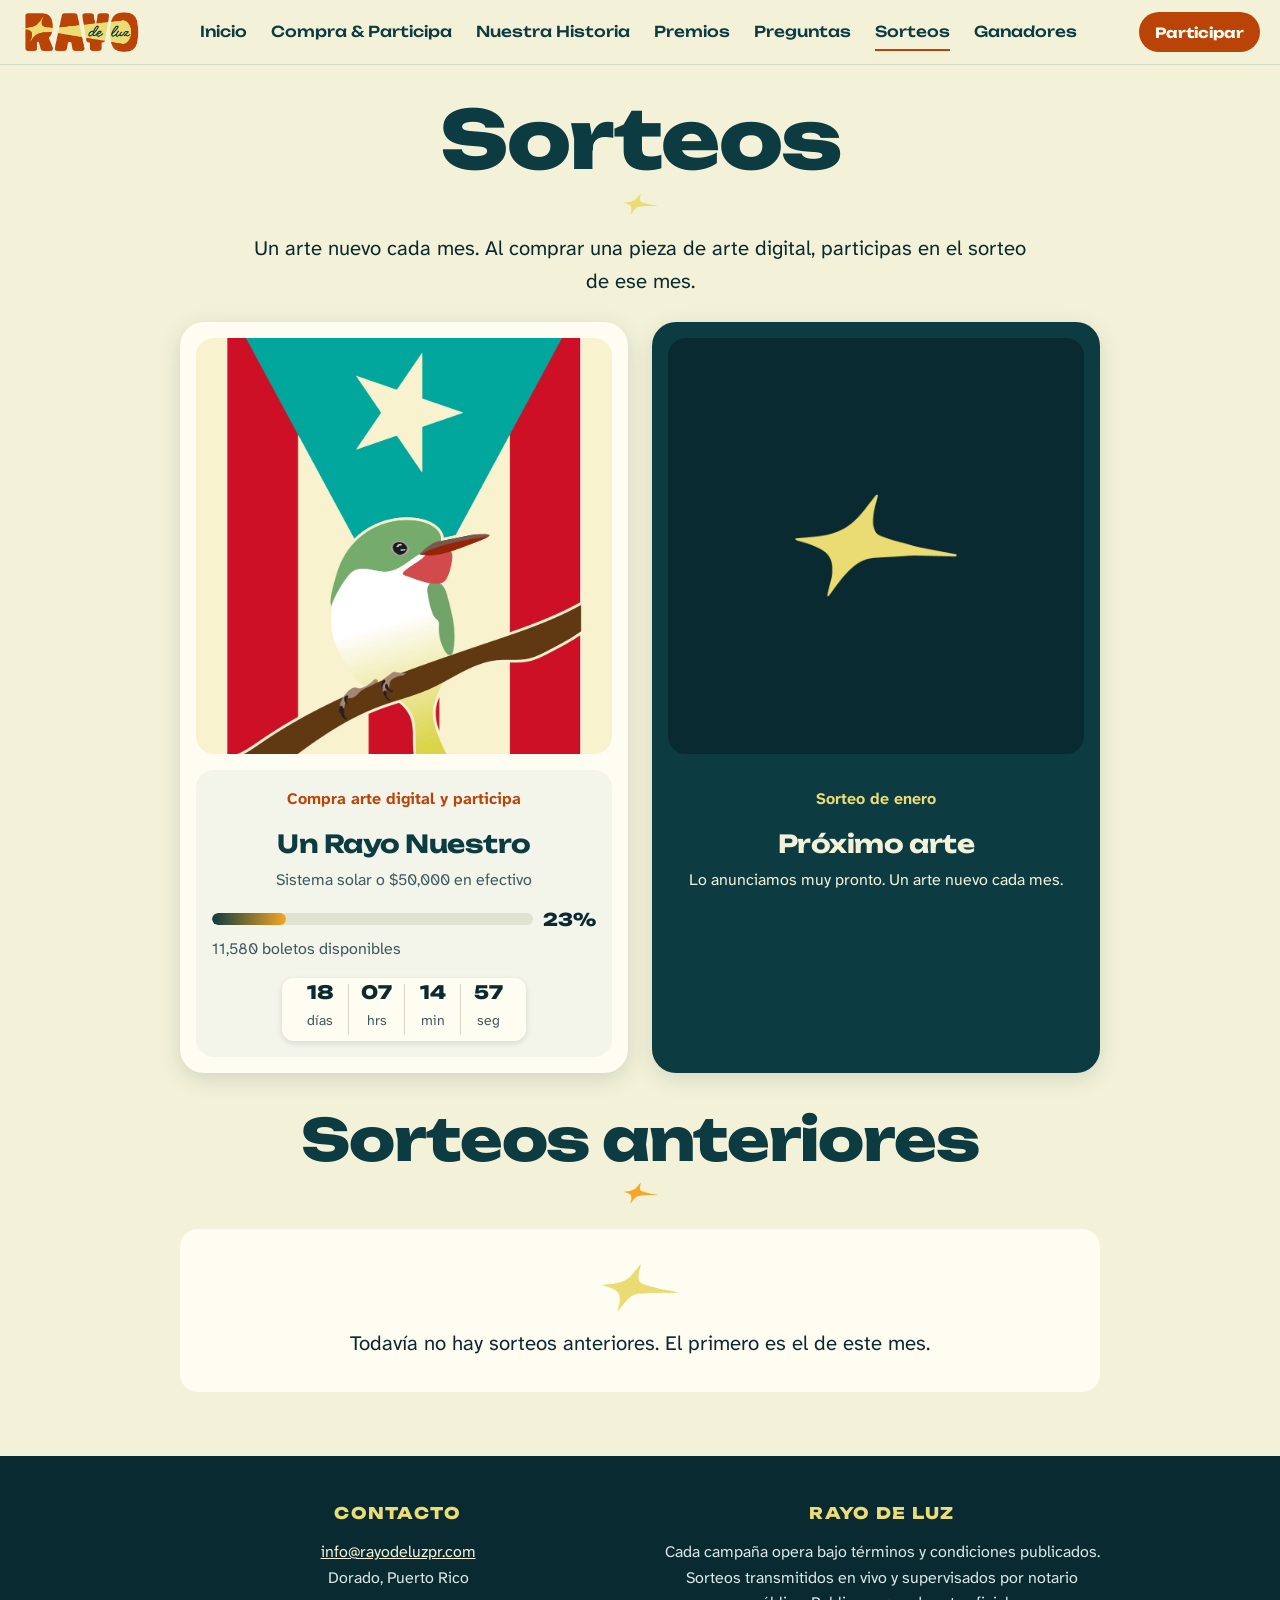
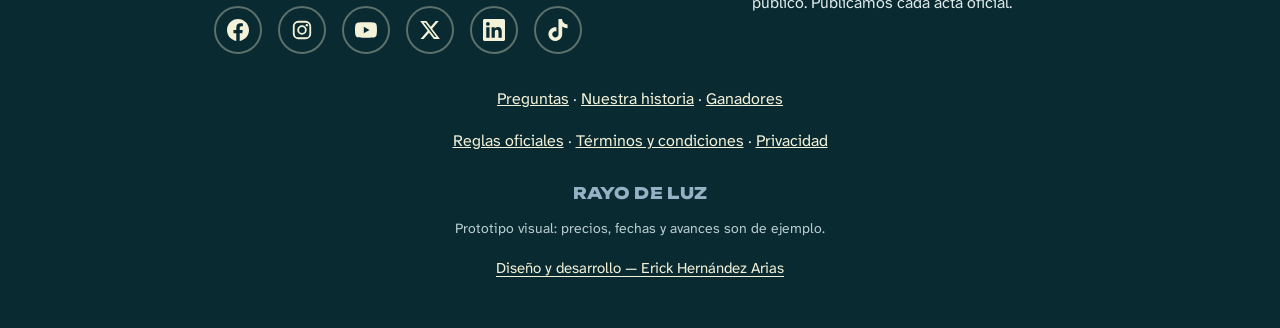
<file: prototipo/sorteos.html>
<!doctype html>
<html lang="es-PR">
<head>
  <meta charset="utf-8">
  <meta name="viewport" content="width=device-width, initial-scale=1, viewport-fit=cover">
  <meta name="theme-color" content="#f3f2d9">
  <meta name="robots" content="noindex, nofollow">
  <title>Sorteos | Rayo de Luz</title>
  <link rel="preconnect" href="https://fonts.googleapis.com">
  <link rel="preconnect" href="https://fonts.gstatic.com" crossorigin>
  <link href="https://fonts.googleapis.com/css2?family=Atkinson+Hyperlegible+Next:wght@400;700&family=Unbounded:wght@500;600;700;800;900&family=Yellowtail&display=swap" rel="stylesheet">
  <link rel="stylesheet" href="css/tokens.css">
  <link rel="stylesheet" href="css/estilos.css">
</head>
<body data-pagina="sorteos">
  <main>
    <section class="seccion">
      <div class="contenedor">
        <h1>Sorteos</h1>
        <p>Un arte nuevo cada mes. Al comprar una pieza de arte digital, participas en el sorteo de ese mes.</p>
        <div class="tarjetas" data-tarjetas></div>
        <h2 style="margin-top:36px">Sorteos anteriores</h2>
        <div class="vacio"><img src="img/chispa.png" alt="" width="96" height="54"><p style="margin:0 auto">Todavía no hay sorteos anteriores. El primero es el de este mes.</p></div>
      </div>
    </section>
  </main>
  <script src="js/app.js"></script>
</body>
</html>
</file>
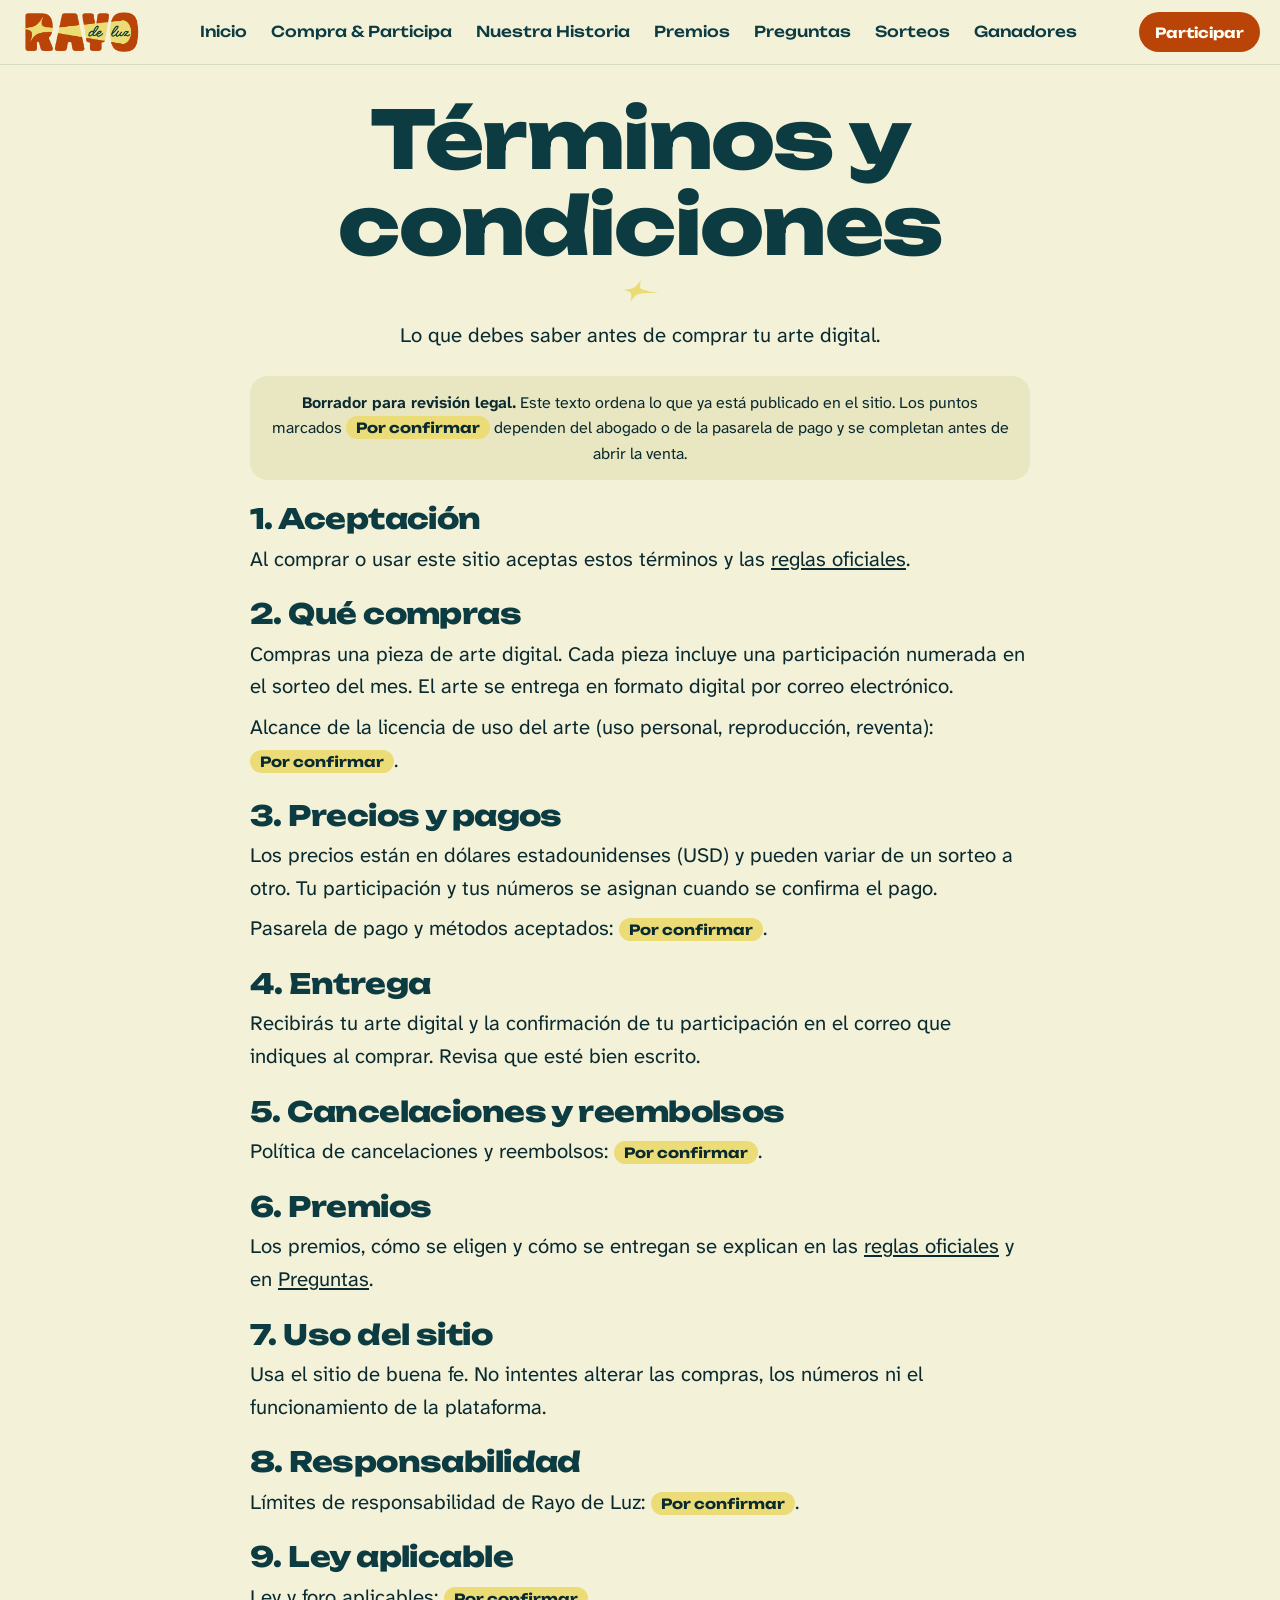
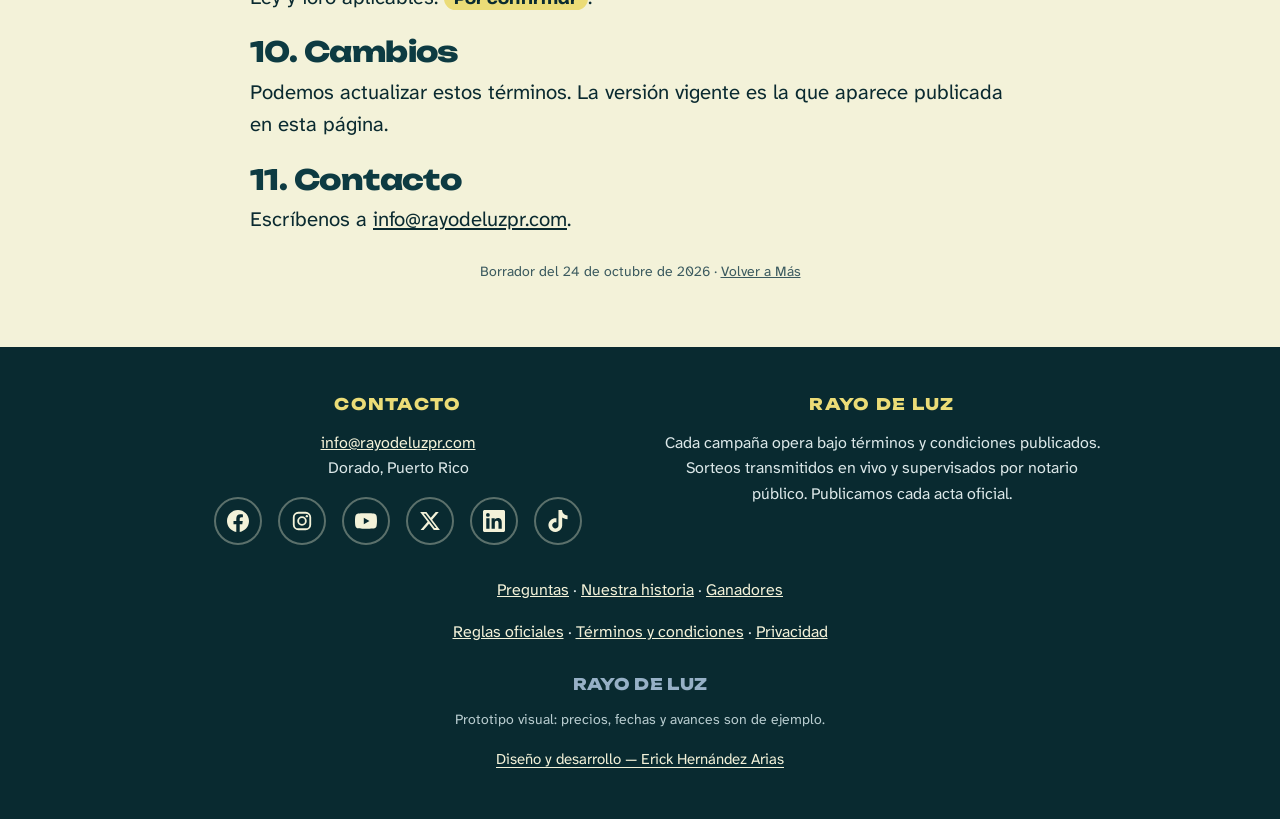
<file: prototipo/terminos.html>
<!doctype html>
<html lang="es-PR">
<head>
  <meta charset="utf-8">
  <meta name="viewport" content="width=device-width, initial-scale=1, viewport-fit=cover">
  <meta name="theme-color" content="#f3f2d9">
  <meta name="robots" content="noindex, nofollow">
  <title>Términos y condiciones | Rayo de Luz</title>
  <link rel="preconnect" href="https://fonts.googleapis.com">
  <link rel="preconnect" href="https://fonts.gstatic.com" crossorigin>
  <link href="https://fonts.googleapis.com/css2?family=Atkinson+Hyperlegible+Next:wght@400;700&family=Unbounded:wght@500;600;700;800;900&family=Yellowtail&display=swap" rel="stylesheet">
  <link rel="stylesheet" href="css/tokens.css">
  <link rel="stylesheet" href="css/estilos.css">
</head>
<body data-pagina="mas">
  <main>
    <section class="seccion legal">
      <div class="contenedor">
        <h1>Términos y condiciones</h1>
        <p class="legal-intro">Lo que debes saber antes de comprar tu arte digital.</p>
        <p class="nota aviso-borrador"><strong>Borrador para revisión legal.</strong> Este texto ordena lo que ya está publicado en el sitio. Los puntos marcados <span class="por-confirmar">Por confirmar</span> dependen del abogado o de la pasarela de pago y se completan antes de abrir la venta.</p>
        <article class="legal-bloque">
          <h2>1. Aceptación</h2>
          <p>Al comprar o usar este sitio aceptas estos términos y las <a href="reglas.html">reglas oficiales</a>.</p>
        </article>
        <article class="legal-bloque">
          <h2>2. Qué compras</h2>
          <p>Compras una pieza de arte digital. Cada pieza incluye una participación numerada en el sorteo del mes. El arte se entrega en formato digital por correo electrónico.</p>
          <p>Alcance de la licencia de uso del arte (uso personal, reproducción, reventa): <span class="por-confirmar">Por confirmar</span>.</p>
        </article>
        <article class="legal-bloque">
          <h2>3. Precios y pagos</h2>
          <p>Los precios están en dólares estadounidenses (USD) y pueden variar de un sorteo a otro. Tu participación y tus números se asignan cuando se confirma el pago.</p>
          <p>Pasarela de pago y métodos aceptados: <span class="por-confirmar">Por confirmar</span>.</p>
        </article>
        <article class="legal-bloque">
          <h2>4. Entrega</h2>
          <p>Recibirás tu arte digital y la confirmación de tu participación en el correo que indiques al comprar. Revisa que esté bien escrito.</p>
        </article>
        <article class="legal-bloque">
          <h2>5. Cancelaciones y reembolsos</h2>
          <p>Política de cancelaciones y reembolsos: <span class="por-confirmar">Por confirmar</span>.</p>
        </article>
        <article class="legal-bloque">
          <h2>6. Premios</h2>
          <p>Los premios, cómo se eligen y cómo se entregan se explican en las <a href="reglas.html">reglas oficiales</a> y en <a href="preguntas.html">Preguntas</a>.</p>
        </article>
        <article class="legal-bloque">
          <h2>7. Uso del sitio</h2>
          <p>Usa el sitio de buena fe. No intentes alterar las compras, los números ni el funcionamiento de la plataforma.</p>
        </article>
        <article class="legal-bloque">
          <h2>8. Responsabilidad</h2>
          <p>Límites de responsabilidad de Rayo de Luz: <span class="por-confirmar">Por confirmar</span>.</p>
        </article>
        <article class="legal-bloque">
          <h2>9. Ley aplicable</h2>
          <p>Ley y foro aplicables: <span class="por-confirmar">Por confirmar</span>.</p>
        </article>
        <article class="legal-bloque">
          <h2>10. Cambios</h2>
          <p>Podemos actualizar estos términos. La versión vigente es la que aparece publicada en esta página.</p>
        </article>
        <article class="legal-bloque">
          <h2>11. Contacto</h2>
          <p>Escríbenos a <a href="mailto:info@rayodeluzpr.com">info@rayodeluzpr.com</a>.</p>
        </article>

        <p class="legal-fecha">Borrador del 24 de octubre de 2026 · <a href="mas.html">Volver a Más</a></p>
      </div>
    </section>
  </main>
  <script src="js/app.js"></script>
</body>
</html>
</file>
<file: prototipo/css/tokens.css>
/* Tokens de Rayo de Luz, tomados de rayodeluzpr.com:
   colores del logo y del sitio; Benzin (títulos) y Belinda (script) son sus fuentes.
   Benzin y Belinda son comerciales: aquí se usan equivalentes gratuitos (Unbounded y Yellowtail)
   hasta tener los archivos con licencia. Para cambiarlas, solo se editan estas dos variables. */
:root {
  --noche: #0d3b42;          /* azul petróleo: títulos y fondo oscuro del sitio */
  --dorado: #c9aa61;          /* fondo de "Nuestro proceso transparente" en la web de la cliente */
  --noche-profunda: #092a30;
  --brasa: #ba4307;          /* naranja óxido: letras del logo y subtítulos */
  --brasa-oscura: #8f3205;
  --sol: #ebdc77;            /* amarillo del rayo del logo */
  --amanecer: #f5a623;       /* ámbar del degradado de la portada */
  --crema: #f3f2d9;          /* fondo del sitio */
  --blanco: #fffdf2;
  --cielo: #96b0c6;          /* azul de la página Nuestra Historia */
  --tinta: #0a2a30;
  --tinta-suave: #3b5a5f;

  --fuente-titulo: "Unbounded", system-ui, sans-serif;           /* equivalente de Benzin */
  --fuente-script: "Yellowtail", "Brush Script MT", cursive;      /* equivalente de Belinda */
  --fuente-texto: "Atkinson Hyperlegible Next", system-ui, sans-serif;

  --paso--1: 0.875rem;
  --paso-0: 1rem;
  --paso-1: 1.25rem;
  --paso-2: 1.625rem;
  --paso-3: clamp(2rem, 8.5vw, 3.25rem);

  /* Sistema tipográfico: títulos Unbounded, subtítulos script (frases cortas), copy Atkinson */
  --t-h1: clamp(2.5rem, 9vw, 5rem);
  --t-h2: clamp(1.9rem, 7vw, 3.6rem);
  --t-h3: clamp(1.25rem, 4.5vw, 1.75rem);
  --t-h3-card: clamp(1.3rem, 1.1rem + .6vw, 1.55rem); /* título dentro de tarjetas: siempre mayor que su texto */
  --t-sub: clamp(1.9rem, 6.5vw, 3rem);
  --t-cuerpo: clamp(1.125rem, 1rem + .35vw, 1.3rem);
  --t-etiqueta: .9375rem;
  --t-menor: .875rem;

  --gutter: 20px;
  --radio: 18px;
  --alto-barra: 68px;

  /* Escala de espacios (múltiplos de 8) */
  --e1: 8px; --e2: 16px; --e3: 24px; --e4: 32px; --e5: 48px; --e6: 64px;
}
</file>
<file: prototipo/css/estilos.css>
/* Rayo de Luz · prototipo visual · mobile-first (base 360–390 px) */
*, *::before, *::after { box-sizing: border-box; }
html { -webkit-text-size-adjust: 100%; scroll-behavior: smooth; }
body {
  margin: 0; background: var(--crema); color: var(--tinta);
  font: 400 var(--paso-0)/1.55 var(--fuente-texto);
  padding-bottom: calc(var(--alto-barra) + env(safe-area-inset-bottom));
}
body.sin-barra { padding-bottom: 0; }
img, svg { display: block; max-width: 100%; }
a { color: inherit; }
h1, h2, h3 { font-family: var(--fuente-titulo); line-height: 1.12; margin: 0 0 .6em; letter-spacing: -0.01em; }
h1 { font-size: var(--paso-3); font-weight: 800; }
h2 { font: 400 clamp(1.9rem, 8vw, 2.4rem)/1.1 var(--fuente-script); color: var(--brasa); letter-spacing: 0; margin-bottom: .5em; }
.noche h2, .portada h2 { color: var(--sol); }
h3 { font-size: var(--paso-1); font-weight: 600; }
p { margin: 0 0 1em; max-width: 62ch; }
:focus-visible { outline: 3px solid var(--sol); outline-offset: 3px; border-radius: 6px; }
.solo-lectores { position: absolute; width: 1px; height: 1px; overflow: hidden; clip: rect(0 0 0 0); white-space: nowrap; }

.contenedor { padding-inline: var(--gutter); max-width: 720px; margin-inline: auto; }
.seccion { padding-block: 40px; }
.seccion.noche { background: var(--noche); color: var(--crema); }
.seccion.cielo { background: var(--cielo); }

/* Cabecera (crema, como en el sitio actual) */
.cabecera {
  position: sticky; top: 0; z-index: 20; background: var(--crema);
  display: flex; align-items: center; justify-content: space-between;
  padding: 8px var(--gutter); min-height: 58px;
}
.marca img { height: 40px; width: auto; }
.cabecera .boton { min-height: 40px; padding: 0 18px; font-size: .8rem; }

/* Botones */
.boton {
  display: inline-flex; align-items: center; justify-content: center; gap: 8px;
  min-height: 52px; padding: 0 26px; border: 0; border-radius: 99px; cursor: pointer;
  font: 700 1rem var(--fuente-titulo); text-decoration: none; text-align: center;
  background: var(--brasa); color: var(--blanco);
  transition: transform .12s ease, background .12s ease;
}
.boton:hover { background: var(--brasa-oscura); }
.boton:active { transform: scale(.97); }
.boton.sol { background: var(--sol); color: var(--tinta); }
.boton.sol:hover { background: #ffc85c; }
.boton.borde { background: transparent; color: inherit; box-shadow: inset 0 0 0 2px currentColor; }
.boton.ancho { width: 100%; }
.boton[disabled] { opacity: .45; cursor: not-allowed; }

/* Portada con el degradado de la cliente */
.portada {
  position: relative; isolation: isolate; color: var(--blanco);
  padding: 64px var(--gutter) 28px; min-height: 440px;
  display: flex; flex-direction: column; justify-content: flex-end;
  background: var(--noche) url("../img/fondo-degradado.jpeg") center / cover no-repeat;
}
.portada::before {
  content: ""; position: absolute; inset: 0; z-index: -1;
  background: linear-gradient(180deg, rgba(9,42,48,0) 10%, rgba(9,42,48,.62) 60%, rgba(9,42,48,.88) 100%);
}
.portada .contenedor { padding: 0; margin: 0; }
.portada p { font-size: var(--paso-1); max-width: 28ch; margin-bottom: 0; }
.ola { position: absolute; top: -1px; left: 0; width: 100%; height: 26px; }

/* Tarjeta de sorteo (patrón de Don Rifa): imagen, etiqueta, título, barra con %, cuenta regresiva */
.tarjetas { display: grid; gap: 18px; }
.tarjeta-sorteo {
  display: block; text-decoration: none; background: var(--blanco); border-radius: 22px; padding: 12px;
  box-shadow: 0 6px 22px rgba(9,42,48,.14);
}
.tarjeta-sorteo .foto { aspect-ratio: 4 / 3.3; border-radius: 14px; background: var(--noche) center 30% / cover no-repeat; }
.tarjeta-sorteo .cuerpo { margin-top: 12px; padding: 14px; background: #f3f4ea; border-radius: 14px; display: grid; gap: 12px; }
.tarjeta-sorteo .etiqueta-compra { margin: 0; font-weight: 700; font-size: var(--paso--1); color: var(--brasa); }
.tarjeta-sorteo h3 { margin: 0; font-size: 1.15rem; line-height: 1.25; }
.tarjeta-sorteo .premio-linea { margin: -6px 0 0; color: var(--tinta-suave); font-size: var(--paso--1); }
.tarjeta-sorteo.proximo { background: transparent; box-shadow: inset 0 0 0 2px rgba(255,255,255,.35); }
.tarjeta-sorteo.proximo .foto { background: var(--noche-profunda) url("../img/chispa.png") center / 50% no-repeat; }
.tarjeta-sorteo.proximo .cuerpo { background: rgba(255,255,255,.08); color: var(--crema); }
.tarjeta-sorteo.proximo .etiqueta-compra { color: var(--sol); }
.tarjeta-sorteo.proximo .premio-linea { color: #cfe0e0; }
.tarjeta-sorteo .cuenta { justify-self: center; background: var(--blanco); border-radius: 12px; padding: 6px 10px; box-shadow: 0 2px 6px rgba(9,42,48,.12); gap: 0; }
.tarjeta-sorteo .cuenta div { background: transparent; border-radius: 0; padding: 0 12px; }
.tarjeta-sorteo .cuenta div + div { border-left: 1px solid #d5d8c4; }
.tarjeta-sorteo .cuenta b { font-size: 1.15rem; }
.tarjeta-sorteo .cuenta span { font-size: .62rem; }

/* Cuenta regresiva */
.cuenta { display: grid; grid-template-columns: repeat(4, 1fr); gap: 6px; text-align: center; }
.cuenta div { background: #e9ecd7; border-radius: 10px; padding: 8px 0 6px; }
.cuenta b { display: block; font: 800 1.35rem/1 var(--fuente-titulo); }
.cuenta span { font-size: .72rem; color: var(--tinta-suave); }
.cuenta.grande div { padding: 12px 0 9px; }
.cuenta.grande b { font-size: 1.8rem; }
.cuenta.sobre-noche div { background: rgba(255,255,255,.12); }
.cuenta.sobre-noche span { color: #cfe0e0; }

/* Avance */
.avance { display: grid; gap: 6px; }
.avance .fila { display: flex; justify-content: space-between; align-items: baseline; gap: 10px; }
.avance .barra-fila { display: grid; grid-template-columns: 1fr auto; gap: 10px; align-items: center; }
.avance strong { font: 800 1.1rem var(--fuente-titulo); }
.avance small { color: var(--tinta-suave); }
.avance .pista { height: 12px; background: #dfe3cf; border-radius: 99px; overflow: hidden; }
.avance .relleno { height: 100%; width: 0; background: linear-gradient(90deg, var(--noche), var(--amanecer)); border-radius: 99px; transition: width 1s ease; }

/* Fichas de confianza en la portada */
.fichas { list-style: none; margin: 24px 0 0; padding: 14px 0 0; display: grid; grid-template-columns: repeat(3, 1fr); gap: 8px; border-top: 1px solid rgba(255,255,255,.28); }
.fichas li { display: grid; justify-items: center; gap: 6px; text-align: center; font-size: .78rem; line-height: 1.25; }
.fichas svg { width: 40px; height: 40px; padding: 9px; background: var(--sol); color: var(--tinta); border-radius: 50%; }

/* Confianza (a partir del texto del sitio) */
.confianza { display: grid; gap: 10px; margin: 0; padding: 0; list-style: none; }
.confianza li { display: grid; grid-template-columns: 44px 1fr; gap: 12px; align-items: center; background: var(--blanco); border-radius: var(--radio); padding: 12px 14px; }
.confianza svg { width: 44px; height: 44px; padding: 10px; background: var(--sol); border-radius: 50%; color: var(--tinta); }
.confianza b { display: block; }
.confianza span { font-size: var(--paso--1); color: var(--tinta-suave); }

/* Premios */
.premios { display: grid; gap: 14px; margin-top: 22px; }
.premio { border-radius: var(--radio); padding: 20px; background: var(--noche-profunda); }
.premio.primero { background: var(--sol); color: var(--tinta); padding: 26px 20px; }
.premio .monto { font-family: var(--fuente-titulo); font-weight: 800; font-size: var(--paso-2); display: block; margin-bottom: 6px; }
.premio.primero .monto { font-size: clamp(1.9rem, 9vw, 2.6rem); }
.premio h3 { font-size: 1rem; margin-bottom: .4em; }
.premio p { margin: 0; font-size: var(--paso--1); }
.premio.claro { background: var(--blanco); color: var(--tinta); }

/* Pasos (esto sí es una secuencia) */
.pasos { list-style: none; counter-reset: paso; padding: 0; margin: 22px 0 0; display: grid; gap: 22px; }
.pasos li { counter-increment: paso; display: grid; grid-template-columns: 44px 1fr; gap: 14px; }
.pasos li::before {
  content: counter(paso); width: 44px; height: 44px; border-radius: 50%;
  display: grid; place-items: center; background: var(--brasa); color: var(--blanco);
  font: 800 1.1rem var(--fuente-titulo);
}
.pasos h3 { font-size: 1.05rem; margin-bottom: .25em; }
.pasos p { margin: 0; }

/* La obra */
.obra { display: grid; gap: 22px; }
.lienzo { border-radius: var(--radio); overflow: hidden; background: var(--crema); box-shadow: 0 10px 28px rgba(9,42,48,.25); }
.lienzo img { width: 100%; height: auto; aspect-ratio: 2 / 3; object-fit: cover; }
.ficha { display: grid; grid-template-columns: auto 1fr; gap: 4px 14px; margin: 0 0 1em; }
.ficha dt { font-weight: 700; }
.ficha dd { margin: 0; }

/* Detalle del sorteo */
.migas { display: flex; align-items: center; gap: 8px; font-size: var(--paso--1); margin-bottom: 14px; }
.migas a { text-decoration: none; font-weight: 700; display: inline-flex; align-items: center; min-height: 44px; }
.titulo-fila { display: flex; justify-content: space-between; align-items: start; gap: 12px; }
.compartir { min-height: 44px; padding: 0 16px; border-radius: 99px; border: 2px solid var(--noche); background: transparent; color: var(--noche); font: 700 .85rem var(--fuente-texto); cursor: pointer; flex: none; }
.bloque { background: var(--blanco); border-radius: var(--radio); padding: 16px; margin-bottom: 14px; }
.bloque h2 { font-size: 1.8rem; }

.linea-tiempo { display: grid; grid-template-columns: repeat(3, 1fr); position: relative; text-align: center; margin: 0; padding: 0; list-style: none; }
.linea-tiempo::before { content: ""; position: absolute; top: 19px; left: 16%; right: 16%; height: 2px; background: #c9cbb4; }
.linea-tiempo li { position: relative; display: grid; justify-items: center; gap: 4px; font-size: .78rem; }
.linea-tiempo .punto { width: 38px; height: 38px; border-radius: 50%; background: var(--crema); box-shadow: inset 0 0 0 2px var(--noche); display: grid; place-items: center; color: var(--noche); }
.linea-tiempo .punto svg { width: 18px; height: 18px; }
.linea-tiempo li.activo .punto { background: var(--brasa); box-shadow: none; color: var(--blanco); }
.linea-tiempo b { font-size: .82rem; }

/* Paquetes de boletos */
.paquetes { display: grid; grid-template-columns: repeat(2, 1fr); gap: 10px; }
.paquete {
  border: 2px solid var(--noche); border-radius: var(--radio); background: var(--blanco); color: var(--tinta);
  min-height: 84px; padding: 10px; cursor: pointer; display: grid; align-content: center; gap: 2px; text-align: center; position: relative;
  font: inherit;
}
.paquete b { font: 800 1.5rem/1 var(--fuente-titulo); }
.paquete span { font-size: var(--paso--1); color: var(--tinta-suave); }
.paquete[aria-pressed="true"] { background: var(--noche); color: var(--crema); }
.paquete[aria-pressed="true"] span { color: #cfe0e0; }
.paquete .etiqueta { position: absolute; top: -10px; right: 10px; background: var(--sol); color: var(--tinta); font-size: .68rem; font-weight: 700; padding: 2px 10px; border-radius: 99px; }
.otra-cantidad { margin-top: 14px; display: grid; gap: 8px; }
.otra-cantidad label { font-weight: 700; }
.paso-cantidad { display: grid; grid-template-columns: 56px 1fr 56px; gap: 10px; align-items: center; }
.paso-cantidad button { width: 56px; height: 56px; border-radius: 50%; border: 0; background: var(--noche); color: var(--crema); font: 700 1.7rem var(--fuente-titulo); cursor: pointer; }
.paso-cantidad button:active { transform: scale(.94); }
.paso-cantidad input {
  width: 100%; height: 56px; border: 2px solid var(--noche); border-radius: var(--radio); text-align: center;
  font: 800 1.6rem var(--fuente-titulo); background: var(--blanco); color: var(--tinta);
}
.mensaje-error { color: var(--brasa-oscura); font-weight: 700; min-height: 1.4em; margin: 6px 0 0; }
.nota-asignacion { font-size: var(--paso--1); color: var(--tinta-suave); margin: 10px 0 0; }

/* Pestañas de contenido */
.pestanas [role="tablist"] { display: flex; gap: 6px; overflow-x: auto; scrollbar-width: none; margin-bottom: 14px; }
.pestanas [role="tablist"]::-webkit-scrollbar { display: none; }
.pestanas [role="tab"] {
  flex: none; min-height: 44px; padding: 0 16px; border-radius: 99px; border: 2px solid var(--noche);
  background: transparent; color: var(--noche); font: 700 .9rem var(--fuente-texto); cursor: pointer;
}
.pestanas [role="tab"][aria-selected="true"] { background: var(--noche); color: var(--crema); }
.pestanas [role="tabpanel"][hidden] { display: none; }

/* Formularios */
.campo { display: grid; gap: 6px; margin-bottom: 16px; }
.campo label { font-weight: 700; }
.campo input[type="text"], .campo input[type="email"] {
  min-height: 52px; padding: 0 14px; border: 2px solid #b9bca3; border-radius: 12px; font: inherit; background: var(--blanco);
}
.campo input:focus { border-color: var(--noche); }
.campo small { color: var(--tinta-suave); }
.casilla { display: grid; grid-template-columns: 24px 1fr; gap: 12px; align-items: start; margin-bottom: 16px; }
.casilla input { width: 24px; height: 24px; accent-color: var(--brasa); }
.resumen { display: grid; grid-template-columns: 76px 1fr auto; gap: 14px; align-items: center; }
.resumen img { width: 76px; aspect-ratio: 2 / 3; object-fit: cover; border-radius: 8px; }
.resumen b { font-family: var(--fuente-titulo); }
.resumen a { font-size: var(--paso--1); }

/* Barra fija inferior (patrón de Rifary): precio, cantidad y acción */
.barra-pago {
  position: sticky; bottom: 0; z-index: 15; background: var(--noche); color: var(--crema);
  padding: 12px var(--gutter) calc(12px + env(safe-area-inset-bottom));
  display: grid; grid-template-columns: 1fr auto; gap: 12px; align-items: center;
}
.barra-pago small { display: block; opacity: .85; }
.barra-pago strong { font: 800 1.35rem var(--fuente-titulo); }
.barra-pago .boton { min-height: 52px; }

/* Boleto digital */
.boleto {
  --hueco: var(--crema);
  position: relative; overflow: hidden; display: grid; grid-template-columns: 1fr auto;
  background: var(--blanco); color: var(--tinta); border-radius: 12px; min-height: 76px;
}
.noche .boleto, .boleto.sobre-noche { --hueco: var(--noche); }
.boleto-info { padding: 12px 16px; display: grid; align-content: center; gap: 2px; }
.boleto-info b { font: 700 .95rem var(--fuente-titulo); }
.boleto-info span { font-size: var(--paso--1); color: var(--tinta-suave); }
.boleto-num {
  position: relative; padding: 12px 16px; display: grid; align-content: center; justify-items: end;
  border-left: 2px dashed #c9cbb4; background: #fbf3d0;
}
.boleto-num::before, .boleto-num::after { content: ""; position: absolute; left: -11px; width: 20px; height: 20px; border-radius: 50%; background: var(--hueco); }
.boleto-num::before { top: -11px; }
.boleto-num::after { bottom: -11px; }
.boleto-num small { font-size: .7rem; color: var(--tinta-suave); }
.boleto-num strong { font: 800 1.4rem/1 var(--fuente-titulo); color: var(--brasa); }

/* Barra inferior de navegación */
.tabs {
  position: fixed; inset: auto 0 0 0; z-index: 30; height: calc(var(--alto-barra) + env(safe-area-inset-bottom));
  padding-bottom: env(safe-area-inset-bottom);
  background: var(--noche-profunda); display: grid; grid-template-columns: repeat(5, 1fr); align-items: center;
}
.tabs a { display: grid; justify-items: center; gap: 2px; padding: 6px 0; text-decoration: none; color: #b9cdd0; font-size: .72rem; min-height: 56px; align-content: center; }
.tabs a svg { width: 24px; height: 24px; }
.tabs a[aria-current="page"] { color: var(--sol); font-weight: 700; }
.tabs a.central { color: var(--blanco); font-weight: 700; }
.tabs a.central span.disco {
  width: 54px; height: 54px; border-radius: 50%; background: var(--brasa); display: grid; place-items: center;
  margin-top: -26px; box-shadow: 0 0 0 5px var(--noche-profunda);
}

/* Preguntas */
.faq details { background: var(--blanco); border-radius: var(--radio); margin-bottom: 10px; }
.faq summary { cursor: pointer; padding: 16px 18px; font-weight: 700; list-style: none; display: flex; justify-content: space-between; gap: 12px; min-height: 56px; align-items: center; }
.faq summary::-webkit-details-marker { display: none; }
.faq summary::after { content: "+"; font: 700 1.4rem var(--fuente-titulo); color: var(--brasa); flex: none; }
.faq details[open] summary::after { content: "–"; }
.faq .respuesta { padding: 0 18px 16px; }
.faq .respuesta p:last-child, .faq .respuesta ul:last-child { margin-bottom: 0; }
.faq .respuesta h4 { margin: 14px 0 6px; }

/* Lista de enlaces (menú Más) */
.lista-enlaces { list-style: none; margin: 0; padding: 0; display: grid; gap: 10px; }
.lista-enlaces a, .lista-enlaces .deshabilitado {
  display: flex; justify-content: space-between; align-items: center; min-height: 56px; padding: 0 18px;
  background: var(--blanco); border-radius: var(--radio); text-decoration: none; font-weight: 700;
}
.lista-enlaces .deshabilitado { opacity: .55; }
.lista-enlaces small { font-weight: 400; color: var(--tinta-suave); }

/* Estado vacío */
.vacio { text-align: center; padding: 32px 18px; background: var(--blanco); border-radius: var(--radio); }
.vacio img { width: 96px; margin: 0 auto 12px; }

/* Gracias */
.confirmacion { background: var(--noche); color: var(--crema); padding: 40px var(--gutter) 28px; }
.confirmacion .contenedor { padding: 0; }
.lista-boletos { display: grid; gap: 10px; margin: 20px 0; }
.lista-boletos .boleto { animation: caer .45s cubic-bezier(.2,.9,.3,1.2) both; }
.lista-boletos .boleto:nth-child(2) { animation-delay: .08s; }
.lista-boletos .boleto:nth-child(3) { animation-delay: .16s; }
.lista-boletos .boleto:nth-child(n+4) { animation-delay: .24s; }
@keyframes caer { from { opacity: 0; transform: translateY(-14px) rotate(-1.5deg); } }
.acciones { display: grid; gap: 10px; }
.nota { background: #e9e6c2; border-radius: var(--radio); padding: 14px 16px; font-size: var(--paso--1); }

/* Pie */
.pie { background: var(--noche-profunda); color: #b9cdd0; padding: 28px var(--gutter); font-size: var(--paso--1); }
.pie a { color: var(--crema); }
.pie p { max-width: none; }
.pie img { height: 34px; width: auto; margin-bottom: 14px; filter: none; }

/* Escritorio: el diseño crece sin cambiar de lógica */
@media (min-width: 760px) {
  .tarjetas { grid-template-columns: repeat(2, 1fr); }
  .premios { grid-template-columns: 1.4fr 1fr; }
  .premio.primero { grid-row: span 2; }
  .obra { grid-template-columns: 1fr 1fr; align-items: center; }
  .confianza { grid-template-columns: repeat(3, 1fr); }
  .lista-boletos { grid-template-columns: repeat(2, 1fr); }
  .acciones { grid-template-columns: repeat(2, auto); justify-content: start; }
  .paquetes { grid-template-columns: repeat(3, 1fr); }
}

@media (prefers-reduced-motion: reduce) {
  html { scroll-behavior: auto; }
  .lista-boletos .boleto { animation: none; }
  .avance .relleno { transition: none; }
}


/* ==========================================================================
   Refinamiento: ritmo, simetría y jerarquía
   ========================================================================== */
.seccion { padding-block: var(--e6); }
.seccion > .contenedor > * + * { margin-top: var(--e3); }
.seccion p { margin-bottom: 0; }

/* Cabecera */
.cabecera { min-height: 64px; box-shadow: 0 1px 0 rgba(13,59,66,.12); }
.boton { min-height: 56px; font-size: .95rem; padding: 0 var(--e4); }
.cabecera .boton { min-height: 40px; padding: 0 var(--e2); font-size: .78rem; }

/* Encabezados centrados con la chispa del logo como adorno */
main > section h2 { text-align: center; margin: 0; }
main > section h2::after {
  content: ""; display: block; width: 44px; height: 24px; margin: 10px auto 0;
  background: url("../img/chispa.png") center / contain no-repeat;
}
main > section h2 + p { text-align: center; margin-inline: auto; margin-top: var(--e2); }
.bloque h2, .pestanas h2, .vacio h2, .obra h2 { text-align: left; }
.bloque h2::after, .pestanas h2::after, .vacio h2::after, .obra h2::after { display: none; }
.vacio h2, .obra h2 { text-align: center; }
.vacio h2::after, .obra h2::after { display: block; }
.seccion.noche h2::after { filter: none; }

/* Portada simétrica con acción clara */
.portada { text-align: center; padding: var(--e6) var(--gutter) var(--e4); min-height: 520px; align-items: center; justify-content: flex-end; }
.portada .contenedor { width: 100%; }
.portada h1 { font-size: clamp(2rem, 9vw, 2.8rem); margin: 0 auto var(--e2); max-width: 14ch; }
.portada p { margin: 0 auto var(--e4); font-size: 1.05rem; max-width: 30ch; }
.portada .boton { width: 100%; max-width: 360px; }
.fichas { margin-top: var(--e4); padding-top: var(--e3); }
.fichas li { font-size: .8rem; }
.ola { height: 28px; }

/* Tarjetas del mismo sistema: radio, relleno y sombra constantes */
.tarjetas { gap: var(--e3); }
.tarjeta-sorteo { padding: var(--e2); border-radius: 24px; }
.tarjeta-sorteo .foto { aspect-ratio: 1 / 1; border-radius: var(--radio); }
.tarjeta-sorteo .cuerpo { margin-top: var(--e2); padding: var(--e2); gap: var(--e2); border-radius: var(--radio); text-align: center; }
.tarjeta-sorteo .premio-linea { margin-top: calc(-1 * var(--e1)); }
.tarjeta-sorteo .avance { text-align: left; }

/* Premios: tres tarjetas iguales en estructura, la primera destacada */
.premios { gap: var(--e2); margin-top: 0; }
.premio { padding: var(--e4) var(--e3); text-align: center; border-radius: 24px; }
.premio.primero { padding: var(--e5) var(--e3); }
.premio .monto { margin-bottom: var(--e1); }
.premio h3 { margin: 0 0 var(--e1); font-size: .95rem; font-weight: 600; }
.premio.primero .monto { font-size: clamp(2rem, 10vw, 2.8rem); }
.premio.claro { box-shadow: 0 4px 18px rgba(9,42,48,.1); }
.premio.claro .monto { color: var(--noche); }

/* Pasos como tarjetas centradas */
.pasos { gap: var(--e2); margin: 0; }
.pasos li { display: block; text-align: center; background: rgba(255,255,255,.07); border-radius: 24px; padding: var(--e4) var(--e3); }
.pasos li::before { margin: 0 auto var(--e2); width: 48px; height: 48px; background: var(--sol); color: var(--tinta); }
.pasos h3 { font-size: 1.1rem; margin-bottom: var(--e1); }

/* La obra centrada */
.obra { gap: var(--e4); justify-items: center; text-align: center; }
.lienzo { width: min(100%, 340px); }
.ficha { justify-content: center; text-align: left; margin-bottom: var(--e2); }

/* Confianza */
.confianza { gap: var(--e2); }
.confianza li { padding: var(--e2) var(--e3); border-radius: 20px; }

/* Bloques del detalle */
.bloque { padding: var(--e3); margin-bottom: var(--e2); border-radius: 24px; }
.bloque h2 { font-size: 1.9rem; margin-bottom: var(--e2); }
.bloque .cuenta { margin-top: var(--e1); }
.paquetes { gap: var(--e2); }
.paquete { min-height: 96px; border-radius: 20px; }

/* Pie centrado */
.pie { text-align: center; padding: var(--e5) var(--gutter); }
.pie p + p { margin-top: var(--e2); }

@media (min-width: 760px) {
  .seccion > .contenedor { max-width: 960px; }
  .premios { grid-template-columns: repeat(3, 1fr); }
  .premio.primero { grid-column: 1 / -1; grid-row: auto; }
  .pasos { grid-template-columns: repeat(3, 1fr); }
  .obra { grid-template-columns: 340px 1fr; text-align: left; justify-items: start; gap: var(--e5); }
  .obra .ficha { justify-content: start; }
  .obra h2 { text-align: left; }
  .obra h2::after { margin-left: 0; }
}


/* Ajustes tras revisión visual */
main > section h2::after {
  background: var(--amanecer);
  -webkit-mask: url("../img/chispa.png") center / contain no-repeat;
  mask: url("../img/chispa.png") center / contain no-repeat;
}
.seccion.noche h2::after, .portada h2::after { background: var(--sol); }
main > section h2.izq { text-align: left; }
main > section h2.izq::after { display: none; }
main > section:first-child:not(.portada):not(.portada-slider) { padding-top: var(--e4); }

h2 { font-size: clamp(1.75rem, 7.2vw, 2.25rem); }
.premio.primero .monto { font-size: clamp(1.6rem, 7.5vw, 2.4rem); }
.premio .monto { font-size: clamp(1.5rem, 7vw, 2rem); }


/* Ficha de la obra: tres datos centrados */
.ficha { display: grid; grid-template-columns: repeat(3, 1fr); gap: var(--e2); text-align: center; margin: 0; width: 100%; }
.ficha div { display: grid; gap: 2px; align-content: start; }
.ficha dt { font-weight: 400; font-size: .8rem; color: var(--tinta-suave); }
.ficha dd { font-weight: 700; font-size: var(--paso--1); line-height: 1.3; }
.lema { text-align: center; font: 600 1rem/1.4 var(--fuente-titulo); margin: var(--e3) 0 0; }
h1, h2, h3, .lema { text-wrap: balance; }
p { text-wrap: pretty; }
@media (min-width: 760px) { .obra .ficha { text-align: left; } }


/* Ilustración de impacto: un hogar bajo el rayo de luz */
.impacto { margin: var(--e4) 0 0; }
.impacto-escena {
  position: relative; isolation: isolate; overflow: hidden; border-radius: 24px; aspect-ratio: 4 / 3.2;
  background: var(--noche) url("../img/fondo-degradado.jpeg") center 40% / cover no-repeat;
  display: grid; place-items: end center; padding-bottom: var(--e4);
}
.impacto-escena::before { content: ""; position: absolute; inset: 0; z-index: -1; background: linear-gradient(180deg, rgba(9,42,48,.05) 0%, rgba(9,42,48,.55) 100%); }
.impacto-escena svg { width: min(62%, 280px); height: auto; }
.impacto-chispa {
  position: absolute; left: 50%; top: 12%; width: 46%; max-width: 210px; aspect-ratio: 16 / 9; transform: translateX(-50%);
  background: var(--sol); filter: drop-shadow(0 0 22px rgba(235,220,119,.75));
  -webkit-mask: url("../img/chispa.png") center / contain no-repeat; mask: url("../img/chispa.png") center / contain no-repeat;
}
.impacto figcaption { text-align: center; margin-top: var(--e2); font: 400 clamp(1.75rem, 7vw, 2.2rem)/1.1 var(--fuente-script); color: var(--brasa); }
@media (min-width: 760px) { .impacto-escena { aspect-ratio: 16 / 7; } .impacto-escena svg { width: 220px; } }


/* Menú de la cabecera: hamburguesa en móvil, enlaces en línea en escritorio */
.acciones-cabecera { display: flex; align-items: center; gap: var(--e1); }
.menu-boton, .menu-cerrar {
  width: 44px; height: 44px; border: 0; border-radius: 50%; background: transparent; color: var(--noche);
  display: grid; place-items: center; cursor: pointer;
}
.menu-boton svg, .menu-cerrar svg { width: 26px; height: 26px; }
.nav-principal { display: none; }

.menu-panel {
  position: fixed; inset: 0; z-index: 50; background: var(--noche); color: var(--crema);
  display: flex; flex-direction: column; padding: var(--e2) var(--gutter) var(--e4);
  animation: aparecer .2s ease;
}
.menu-panel[hidden] { display: none; }
@keyframes aparecer { from { opacity: 0; transform: translateY(-8px); } }
.menu-cima { display: flex; justify-content: space-between; align-items: center; min-height: 48px; font: 400 2rem var(--fuente-script); color: var(--sol); }
.menu-cerrar { color: var(--crema); }
.menu-enlaces { display: grid; margin: var(--e3) 0; flex: 1; align-content: start; }
.menu-enlaces a {
  display: flex; align-items: center; min-height: 60px; text-decoration: none; color: var(--crema);
  font: 600 1.1rem var(--fuente-titulo); border-bottom: 1px solid rgba(243,242,217,.16);
}
.menu-enlaces a[aria-current="page"] { color: var(--sol); }

@media (min-width: 1100px) {
  .cabecera { padding-inline: max(var(--gutter), calc((100vw - 1240px) / 2)); gap: var(--e4); }
  .nav-principal { display: flex; flex: 1; justify-content: center; gap: var(--e3); }
  .nav-principal a { white-space: nowrap; text-decoration: none; font: 500 .8rem var(--fuente-titulo); color: var(--noche); padding: var(--e1) 0; border-bottom: 2px solid transparent; }
  .nav-principal a:hover, .nav-principal a[aria-current="page"] { border-bottom-color: var(--brasa); }
  .menu-boton { display: none; }
  .tabs { display: none; }
  body { padding-bottom: 0; }
}

/* ==========================================================================
   Carrusel del inicio (slides administrables desde el panel)
   ========================================================================== */
.portada-slider { position: relative; background: var(--noche); }
.portada-slider .ola { z-index: 3; pointer-events: none; }
.slider-pista { display: flex; overflow-x: auto; scroll-snap-type: x mandatory; scrollbar-width: none; overscroll-behavior-x: contain; }
.slider-pista::-webkit-scrollbar { display: none; }
.slider-pista:focus-visible { outline-offset: -4px; }
.slide {
  flex: 0 0 100%; scroll-snap-align: center; position: relative; isolation: isolate;
  min-height: 560px; display: grid; place-items: center; text-align: center; color: var(--blanco);
  padding: calc(var(--e6) + var(--e1)) var(--gutter) calc(var(--e6) + var(--e2));
  background: var(--noche) url("../img/fondo-degradado.jpeg") no-repeat; background-size: cover;
}
.slide::before { content: ""; position: absolute; inset: 0; z-index: -1; background: linear-gradient(180deg, rgba(9,42,48,.05) 0%, rgba(9,42,48,.6) 62%, rgba(9,42,48,.9) 100%); }
.slide-contenido { width: 100%; max-width: 560px; display: grid; justify-items: center; gap: var(--e2); }
.slide h1 { font-size: clamp(2rem, 9vw, 2.9rem); margin: 0; max-width: 14ch; }
.slide p { margin: 0 0 var(--e1); font-size: 1.05rem; max-width: 30ch; color: var(--blanco); }
.slide .boton { width: 100%; max-width: 340px; }
.slide-obra { width: 120px; height: 180px; object-fit: cover; border-radius: 12px; border: 3px solid var(--crema); box-shadow: 0 12px 30px rgba(0,0,0,.45); }

.slider-puntos { position: absolute; left: 0; right: 0; bottom: var(--e3); display: flex; justify-content: center; gap: 4px; z-index: 2; }
.slider-puntos button { position: relative; width: 32px; height: 32px; border: 0; background: none; cursor: pointer; }
.slider-puntos button::before { content: ""; position: absolute; inset: 11px; border-radius: 50%; background: rgba(255,255,255,.55); transition: transform .2s ease, background .2s ease; }
.slider-puntos button[aria-selected="true"]::before { background: var(--sol); transform: scale(1.5); }
.slider-flecha {
  display: none; position: absolute; top: 50%; transform: translateY(-50%); z-index: 2;
  width: 48px; height: 48px; border-radius: 50%; border: 0; cursor: pointer; background: rgba(243,242,217,.92); color: var(--noche); place-items: center;
}
.slider-flecha svg { width: 22px; height: 22px; }
.slider-flecha.anterior { left: var(--e3); }
.slider-flecha.siguiente { right: var(--e3); }

/* Banda de confianza bajo el carrusel */
.banda-confianza { background: var(--noche); color: var(--crema); padding: var(--e4) 0; }
.banda-confianza .fichas { margin: 0 auto; padding: 0; border: 0; max-width: 560px; }

/* Sorteo del mes: tarjeta + información */
.sorteo-mes { display: grid; gap: var(--e4); align-items: center; }
.sorteo-mes .tarjetas { width: 100%; max-width: 440px; margin-inline: auto; }
.sorteo-info { display: grid; gap: var(--e2); justify-items: center; text-align: center; }
.sorteo-info h3 { margin: 0; font-size: clamp(1.5rem, 6vw, 2rem); }
.sorteo-info p { margin: 0; }
.premios-mini { list-style: none; margin: 0; padding: 0; display: grid; gap: var(--e1); width: 100%; }
.premios-mini li { display: grid; gap: 2px; background: var(--blanco); border-radius: 16px; padding: 12px var(--e2); }
.premios-mini b { font: 700 .8rem var(--fuente-titulo); color: var(--brasa); }
.premios-mini span { font-weight: 700; }
.cierre-linea { display: inline-flex; align-items: center; gap: var(--e1); font-weight: 700; color: var(--noche); }
.cierre-linea svg { width: 22px; height: 22px; flex: none; }
.sorteo-info .boton { width: 100%; max-width: 340px; }

/* Cierre por boletos (en lugar de la cuenta regresiva) */
.cierre-boletos { display: grid; justify-items: center; gap: 2px; background: var(--blanco); border-radius: 12px; padding: 8px var(--e2); box-shadow: 0 2px 6px rgba(9,42,48,.12); }
.cierre-boletos b { font: 800 1.3rem/1 var(--fuente-titulo); }
.cierre-boletos span { font-size: .75rem; color: var(--tinta-suave); }
.tarjeta-sorteo .cierre-boletos { justify-self: center; }
.cierre-boletos.grande { background: #e9ecd7; box-shadow: none; padding: var(--e2); }
.cierre-boletos.grande b { font-size: 2rem; }
.cierre-boletos.grande span { font-size: .85rem; }

@media (min-width: 760px) {
  .slide { min-height: 600px; }
  .slider-flecha { display: grid; }
  .slide-obra { width: 150px; height: 225px; }
  .sorteo-mes { grid-template-columns: minmax(0, 420px) minmax(0, 1fr); gap: var(--e6); justify-content: center; }
  .sorteo-mes .tarjetas { margin-inline: 0; }
  .sorteo-info { justify-items: start; text-align: left; }
  .sorteo-info .boton { width: auto; min-width: 220px; }
}

.sorteo-mes .tarjetas { grid-template-columns: 1fr; }


/* ==========================================================================
   Detalle del sorteo: estructura de dos columnas + acordeones
   ========================================================================== */
.pagina-sorteo .migas { margin: 0 0 var(--e1); }
.detalle { display: grid; grid-template-columns: minmax(0, 1fr); gap: var(--e3); align-items: start; }
.acordeones { margin-top: var(--e4); }
.acordeones .respuesta h4 { font-family: var(--fuente-titulo); font-size: .95rem; margin: var(--e2) 0 var(--e1); }
.acordeones .respuesta h4:first-child { margin-top: 0; }
.acordeones .respuesta p { margin-bottom: var(--e2); }
.acordeones .respuesta .ficha { margin-bottom: var(--e2); }
.acordeones summary { font-family: var(--fuente-titulo); font-size: .95rem; }

/* Galería */
.galeria { position: relative; background: var(--blanco); border-radius: 24px; padding: var(--e2); box-shadow: 0 6px 22px rgba(9,42,48,.12); }
.galeria-pista { display: flex; overflow-x: auto; scroll-snap-type: x mandatory; scrollbar-width: none; border-radius: var(--radio); }
.galeria-pista::-webkit-scrollbar { display: none; }
.galeria-slide { flex: 0 0 100%; scroll-snap-align: center; aspect-ratio: 4 / 4.6; overflow: hidden; background: #f8f1cc; display: grid; place-items: center; }
.galeria-slide img { width: 100%; height: 100%; object-fit: cover; }
.galeria-slide:first-child img { object-fit: contain; }
.galeria-flecha {
  position: absolute; top: calc(var(--e2) + 38%); transform: translateY(-50%); width: 44px; height: 44px; border-radius: 50%;
  border: 0; background: var(--blanco); color: var(--tinta); box-shadow: 0 2px 10px rgba(9,42,48,.28); display: grid; place-items: center; cursor: pointer;
}
.galeria-flecha svg { width: 20px; height: 20px; }
.galeria-flecha.anterior { left: var(--e3); }
.galeria-flecha.siguiente { right: var(--e3); }
.galeria-minis { display: flex; flex-wrap: wrap; justify-content: center; gap: var(--e1); margin-top: var(--e2); }
.galeria-minis button { width: 56px; height: 64px; padding: 0; border: 2px solid transparent; border-radius: 10px; overflow: hidden; background: #f8f1cc; cursor: pointer; }
.galeria-minis button img { width: 100%; height: 100%; object-fit: cover; }
.galeria-minis button:first-child img { object-fit: contain; }
.galeria-minis button[aria-selected="true"] { border-color: var(--brasa); }

/* Panel derecho */
.panel-sorteo { background: #e9ebd6; border-radius: 24px; padding: var(--e2); display: grid; gap: var(--e2); }
.panel-sorteo .titulo-fila h1 { font-size: clamp(1.4rem, 6vw, 1.9rem); margin: 0; }
.cierre-etiqueta { margin: 0 0 var(--e1); font-size: var(--paso--1); color: var(--tinta-suave); font-weight: 700; }
.cuenta.barra { background: #dfe2cb; border-radius: 14px; padding: var(--e2) 0; gap: 0; }
.cuenta.barra div { background: transparent; border-radius: 0; padding: 0; }
.cuenta.barra div + div { border-left: 1px solid #c3c8ad; }
.cuenta.barra b { font-size: 1.6rem; }
.cuenta.barra span { font-size: .75rem; }
.cierre-boletos.barra { background: #dfe2cb; box-shadow: none; border-radius: 14px; padding: var(--e2); }
.cierre-boletos.barra b { font-size: 1.9rem; }

.tarjeta-interna { background: var(--blanco); border-radius: 18px; padding: var(--e2); }
.tarjeta-interna .linea-tiempo { margin: 0; }
.premio-fila { display: flex; justify-content: space-between; align-items: end; gap: var(--e2); margin-bottom: var(--e1); }
.premio-fila small { display: block; color: var(--tinta-suave); font-size: .8rem; }
.premio-fila strong { font: 700 1rem/1.25 var(--fuente-titulo); }
.premio-fila b { font: 800 1.1rem var(--fuente-titulo); }
.tarjeta-interna .avance { gap: var(--e1); }

/* Tarjeta de compra */
.compra-titulo { display: flex; align-items: center; gap: var(--e1); margin: 0 0 var(--e2); font: 800 1.05rem/1.2 var(--fuente-titulo); color: var(--tinta); padding-bottom: var(--e2); border-bottom: 1px solid #dde0c9; }
.compra-titulo svg { width: 36px; height: 36px; padding: 7px; border-radius: 10px; background: var(--sol); color: var(--tinta); flex: none; }
.destacados { margin: 0 0 var(--e1); font: 800 .85rem var(--fuente-titulo); color: var(--brasa); padding-left: var(--e1); border-left: 4px solid var(--amanecer); }
.destacados-lista { margin: 0 0 var(--e3); padding-left: var(--e3); display: grid; gap: var(--e1); font-size: var(--paso--1); color: var(--tinta); }
.destacados-lista li::marker { color: var(--amanecer); }
.compra .paquetes { grid-template-columns: repeat(2, 1fr); gap: var(--e1); }
.compra .paquete { display: grid; grid-template-columns: auto 1fr; grid-template-rows: auto auto; align-items: center; column-gap: var(--e1); text-align: left; min-height: 64px; padding: var(--e1) 12px; border-width: 2px; border-color: #d7dac3; border-radius: 14px; background: var(--blanco); color: var(--tinta); }
.compra .paquete svg { width: 20px; height: 20px; grid-row: 1 / 3; color: var(--tinta-suave); }
.compra .paquete span { font: 800 1rem var(--fuente-titulo); color: var(--tinta); }
.compra .paquete small { font-size: .75rem; color: var(--tinta-suave); grid-column: 2; }
.compra .paquete[aria-pressed="true"] { background: #fbf3d0; border-color: var(--amanecer); color: var(--tinta); }
.compra .paquete[aria-pressed="true"] span, .compra .paquete[aria-pressed="true"] small { color: var(--tinta); }
.compra .paquete .etiqueta { position: absolute; top: -10px; right: 10px; font-style: normal; background: var(--sol); color: var(--tinta); font-size: .68rem; font-weight: 700; padding: 2px 10px; border-radius: 99px; }
.compra .otra-cantidad { margin-top: var(--e3); }
.resumen-compra { margin: var(--e3) 0 var(--e2); text-align: center; font-size: 1.05rem; }
.resumen-compra strong { font: 800 1.2rem var(--fuente-titulo); }
.compra .participar { display: none; }

@media (max-width: 899px) { .pagina-sorteo .detalle { gap: var(--e2); } }

@media (min-width: 900px) {
  .seccion > .contenedor.ancho-detalle { max-width: 1240px; }
  .detalle { grid-template-columns: minmax(0, 1fr) minmax(0, 1fr); gap: var(--e4); }
  .galeria { position: sticky; top: calc(64px + var(--e3)); }
  .galeria-flecha { top: calc(var(--e2) + 38%); }
  .panel-sorteo { padding: var(--e3); }
  .compra .participar { display: inline-flex; background: var(--noche); color: var(--crema); }
  .compra .participar:hover { background: var(--noche-profunda); }
  .barra-movil { display: none; }
}

/* Premios: foto translúcida de fondo, texto centrado y rejilla sin huecos */
.premio { position: relative; overflow: hidden; isolation: isolate; display: flex; flex-direction: column; align-items: center; justify-content: center; text-align: center; }
.premio > * { position: relative; z-index: 1; }
.premio .premio-fondo { position: absolute; inset: 0; z-index: 0; width: 100%; height: 100%; object-fit: cover; mix-blend-mode: multiply; opacity: .3; pointer-events: none; }
.premio.primero .premio-fondo { opacity: .4; }
.premio.claro .premio-fondo { object-fit: cover; opacity: .32; }
.premio p { max-width: 46ch; margin-inline: auto; }
@media (min-width: 760px) {
  .premios { grid-template-columns: repeat(2, minmax(0, 1fr)); gap: var(--e3); }
  .premio.primero { grid-column: 1 / -1; min-height: 260px; }
  .premio.claro { min-height: 220px; }
}

/* Alineación unificada: banners h1 y párrafos de cada sección, centrados como los h2 */
.seccion h1, .confirmacion h1 { text-align: center; margin: 0; }
.seccion h1::after, .confirmacion h1::after {
  content: ""; display: block; width: 44px; height: 24px; margin: 10px auto 0;
  background: url("../img/chispa.png") center / contain no-repeat;
}
.seccion.cielo h1::after { background-image: url("../img/chispa.png"); }
.seccion > .contenedor > p, .confirmacion > .contenedor > p { margin-inline: auto; text-align: center; }
.seccion > .contenedor > p:has(> .boton) { max-width: none; }
.seccion > .contenedor > h1 + p, .confirmacion > .contenedor > h1 + p { margin-top: var(--e2); }

@media (min-width: 760px) {
  .obra { grid-template-columns: 340px minmax(0, 520px); justify-content: center; }
}

/* Proceso transparente: icono y título arrancan a la misma altura en las tres tarjetas */
.confianza li { align-items: start; }
.confianza li > div { padding-top: 2px; }

/* Ayuda directa a Puerto Rico: texto a un lado, mapa con el rayo al otro (como la web de la cliente) */
.ayuda { display: grid; grid-template-columns: minmax(0, 1fr); gap: var(--e4); align-items: center; }
.ayuda-texto > * + * { margin-top: var(--e3); }
.ayuda-texto h2 { font-size: clamp(2rem, 8vw, 2.6rem); font-weight: 800; color: var(--noche); text-align: center; line-height: 1.05; }
.ayuda-texto h2::after { display: none; }
.ayuda-texto p { margin-inline: auto; text-align: center; }
.ayuda-mapa { display: block; width: 100%; max-width: 560px; height: auto; margin-inline: auto; }
@media (min-width: 760px) {
  .ayuda { grid-template-columns: minmax(0, 1fr) minmax(0, 1fr); gap: var(--e5); }
  .ayuda-texto h2 { font-size: clamp(2.4rem, 4.4vw, 3.4rem); text-align: left; }
  .ayuda-texto p { margin-inline: 0; text-align: left; }
}
main > section .ayuda-texto h2 { font-family: var(--fuente-titulo); font-weight: 800; letter-spacing: -0.02em; }

/* Foto a todo el ancho sobre el bloque, pegada al borde superior de la sección */
.seccion-ayuda { padding-top: 0; }
.ayuda-foto { display: block; width: 100%; height: auto; min-height: 200px; max-height: 640px; object-fit: cover; margin-bottom: var(--e6); }

/* Nuestra historia: estructura de la web de la cliente con nuestra identidad */
.sobre .contenedor { display: grid; gap: var(--e4); }
.sobre-texto > * + * { margin-top: var(--e2); }
.sobre-texto h1 { font-size: clamp(2rem, 8vw, 2.8rem); }
.sobre-texto h2 { font-family: var(--fuente-titulo); font-size: .95rem; font-weight: 800; letter-spacing: .04em; text-transform: uppercase; color: var(--noche); text-align: center; margin-top: var(--e4); }
.sobre-texto h2::after { display: none; }
.sobre-texto h2 + p { margin-top: var(--e1); }
.sobre-mapa { display: block; width: 100%; max-width: 560px; height: auto; margin-inline: auto; }
.subtitulo-script { font: 400 clamp(1.5rem, 6vw, 2rem)/1.2 var(--fuente-script); color: var(--sol); }
.columnas { display: grid; gap: var(--e4); }
.columnas article { text-align: center; }
.columnas h3 { color: var(--sol); font-size: 1.1rem; margin-bottom: var(--e1); }
.columnas p { margin-inline: auto; }
.suscribete { max-width: 640px; }
.suscribete form { margin-top: var(--e3); text-align: left; }
.campo-doble { display: grid; gap: 0 var(--e2); }
.suscribete .boton { width: 100%; }
.suscripcion-ok { margin-top: var(--e2); background: #e9e6c2; border-radius: var(--radio); padding: 14px 16px; text-align: center; }
@media (min-width: 760px) {
  .sobre .contenedor { grid-template-columns: minmax(0, 1fr); }
  .sobre-texto { max-width: 720px; }
  .sobre-texto h1, .sobre-texto h2, .sobre-texto p { text-align: left; margin-inline: 0; }
  .sobre-texto h1::after { margin-left: 0; }
  .sobre-mapa { margin-inline: auto 0; max-width: 520px; }
  .columnas { grid-template-columns: repeat(3, 1fr); gap: 0; }
  .columnas article { padding-inline: var(--e4); }
  .columnas article + article { border-left: 2px solid var(--brasa); }
  .campo-doble { grid-template-columns: 1fr 1fr; }
}

/* El título del panel de compra no es un banner: sin chispa y alineado a la izquierda */
.titulo-fila h1 { text-align: left; }
.titulo-fila h1::after { display: none; }

/* Fotos con fondo blanco (dólares): se funden con el crema del marco y se ven completas */
.galeria-slide img.mezcla, .galeria-minis img.mezcla { object-fit: contain; mix-blend-mode: multiply; }
.galeria-slide img.mezcla, .galeria-minis img.mezcla { clip-path: inset(4px); }

/* Nuestra historia: escala y colores de la web de la cliente (azul, dorado y crema, títulos grandes) */
.seccion.sobre { padding-block: clamp(48px, 7vw, 96px); }
.seccion.dorado { background: var(--dorado); color: var(--noche); padding-block: clamp(48px, 6vw, 80px); }
.seccion.dorado h2 { font-family: var(--fuente-titulo); font-weight: 800; letter-spacing: -0.02em; color: var(--crema); font-size: clamp(1.9rem, 8vw, 2.6rem); line-height: 1; }
.seccion.dorado h2::after { display: none; }
.dorado .subtitulo-script { color: var(--sol); font-size: clamp(1.6rem, 6vw, 2.2rem); text-align: center; margin-inline: auto; max-width: none; }
.dorado .columnas h3 { color: var(--noche); font-size: 1.25rem; }
.dorado .columnas p { color: var(--noche); text-align: left; max-width: 28ch; }
.seccion.suscribete-seccion { padding-block: clamp(48px, 6vw, 80px); }
.suscribete h2 { font-family: var(--fuente-titulo); font-weight: 800; color: var(--brasa); font-size: clamp(1.7rem, 5vw, 2.6rem); }
.suscribete h2::after { display: none; }
@media (min-width: 760px) {
  .seccion.sobre > .contenedor, .seccion.dorado > .contenedor { max-width: 1240px; }
  .sobre-texto { max-width: 900px; }
  .sobre-texto h1 { font-size: clamp(2.2rem, 4.4vw, 4.1rem); line-height: .98; margin-bottom: var(--e3); }
  .sobre-texto h1::after { display: none; }
  .sobre-texto p, .sobre-texto h2 { font-size: clamp(1rem, 1.4vw, 1.3rem); line-height: 1.38; max-width: none; }
  .sobre-texto h2 { letter-spacing: 0; margin-top: var(--e4); }
  .sobre-mapa { max-width: min(720px, 52%); }
  .seccion.dorado h2 { font-size: clamp(2.2rem, 4.4vw, 4.1rem); text-align: left; }
  .dorado .subtitulo-script { font-size: clamp(2rem, 3.8vw, 3.5rem); margin-top: var(--e1); }
  .dorado .columnas { margin-top: var(--e5); }
  .dorado .columnas article { padding-block: var(--e3); }
  .dorado .columnas article + article { border-left: 1px solid var(--brasa); }
  .dorado .columnas h3 { font-size: clamp(1.2rem, 1.9vw, 1.75rem); }
  .dorado .columnas p { font-size: clamp(.95rem, 1.25vw, 1.15rem); margin-inline: auto; }
}
@media (min-width: 760px) { .dorado .subtitulo-script { margin-top: var(--e3); } }

/* Nuestra historia: texto a la izquierda y mapa a la derecha, sin huecos vacíos */
@media (min-width: 900px) {
  .seccion.sobre > .contenedor { grid-template-columns: minmax(0, 1.05fr) minmax(0, .95fr); gap: var(--e6); align-items: center; }
  .seccion.sobre .sobre-texto { max-width: none; }
  .seccion.sobre .sobre-mapa { max-width: none; width: 100%; margin: 0; }
}

/* Nuestra historia (versión final): título centrado, intro + mapa en una fila, misión y visión en otra */
.seccion.sobre { padding-block: clamp(40px, 5vw, 72px); }
.seccion.sobre > .contenedor { display: block; max-width: 1100px; }
.seccion.sobre .sobre-fila, .seccion.sobre .sobre-mv { margin-top: var(--e4); }
.seccion.sobre h1 { text-align: center; font-size: clamp(2rem, 8vw, 2.8rem); margin: 0; }
.seccion.sobre h1::after { display: block; }
.sobre-fila { display: grid; gap: var(--e3); align-items: center; }
.sobre-intro { margin: 0 auto; text-align: center; max-width: 62ch; }
.sobre-mapa { display: block; width: 100%; max-width: 520px; height: auto; margin: 0 auto; }
.sobre-mv { display: grid; gap: var(--e4); }
.sobre-mv article { text-align: center; }
.sobre-mv h2 { font-family: var(--fuente-titulo); font-weight: 800; font-size: 1.05rem; letter-spacing: .04em; text-transform: uppercase; color: var(--noche); text-align: center; margin: 0 0 var(--e1); }
.sobre-mv h2::after { display: none; }
.sobre-mv p { margin: 0 auto; max-width: 52ch; }
@media (min-width: 760px) {
  .seccion.sobre h1 { font-size: clamp(2.4rem, 4.4vw, 4.1rem); }
  .sobre-intro, .sobre-mv p { font-size: clamp(1rem, 1.3vw, 1.2rem); line-height: 1.4; max-width: none; }
  .sobre-fila { grid-template-columns: minmax(0, 1.1fr) minmax(0, .9fr); gap: var(--e5); }
  .sobre-intro { text-align: left; margin: 0; }
  .sobre-mapa { max-width: none; }
  .sobre-mv { grid-template-columns: 1fr 1fr; gap: 0; }
  .sobre-mv article { padding-inline: var(--e4); text-align: left; }
  .sobre-mv article + article { border-left: 1px solid var(--brasa); }
  .sobre-mv h2 { text-align: left; font-size: clamp(1rem, 1.4vw, 1.3rem); }
}
@media (min-width: 760px) { main > section .sobre-mv h2 + p { text-align: left; margin-inline: 0; } }
@media (min-width: 760px) { .sobre-mv article:first-child { padding-left: 0; } .sobre-mv article:last-child { padding-right: 0; } .sobre-mv article:last-child { padding-left: var(--e5); } }

/* Misión y visión: una debajo de la otra, a ancho completo como el texto de Sobre nosotros */
@media (min-width: 760px) {
  .sobre-mv { grid-template-columns: minmax(0, 1fr); gap: var(--e4); }
  .sobre-mv article, .sobre-mv article:first-child, .sobre-mv article:last-child { padding: 0; border-left: 0; }
  .sobre-mv p { max-width: none; }
}

/* Premios del inicio: tarjeta destacada oscura + dos tarjetas con insignia (con nuestras variables) */
.premios-ux { position: relative; overflow: hidden; background: radial-gradient(900px 400px at 50% -10%, rgba(245,166,35,.22), transparent 70%), var(--crema); }
.premios-ux > .contenedor { max-width: 1040px; }
.pr-cabeza { text-align: center; }
.pr-cabeza > * + * { margin-top: var(--e2); }
.pr-etiqueta { display: inline-block; padding: 6px 14px; border-radius: 99px; background: rgba(186,67,7,.1); color: var(--brasa); font-size: .78rem; font-weight: 700; letter-spacing: .14em; text-transform: uppercase; }
.pr-cabeza h2 { margin: 0; }
.pr-cabeza p { margin-inline: auto; color: var(--tinta-suave); text-align: center; }
.seccion.premios-ux > .contenedor > * + * { margin-top: var(--e4); }

.pr-card { position: relative; border-radius: 28px; overflow: hidden; transition: opacity .7s ease, transform .7s cubic-bezier(.2,.7,.2,1), box-shadow .3s ease; }
.pr-anim .pr-card { opacity: 0; transform: translateY(24px); }
.pr-anim .pr-card.visible { opacity: 1; transform: none; }
.pr-card:hover { transform: translateY(-6px); box-shadow: 0 30px 60px -20px rgba(9,42,48,.35); }
.pr-insignia { display: inline-flex; align-items: center; gap: 8px; padding: 7px 14px 7px 8px; border-radius: 99px; font-weight: 700; font-size: .85rem; letter-spacing: .04em; align-self: flex-start; }
.pr-insignia b { display: grid; place-items: center; width: 26px; height: 26px; border-radius: 50%; font: 800 .75rem var(--fuente-titulo); }

.pr-primero { display: grid; grid-template-columns: 1fr; background: linear-gradient(135deg, var(--noche-profunda) 0%, var(--noche) 100%); color: var(--crema); box-shadow: 0 24px 50px -24px rgba(9,42,48,.55); }
.pr-cuerpo { padding: var(--e4) var(--e3); display: flex; flex-direction: column; align-items: flex-start; gap: 14px; text-align: left; }
.pr-primero .pr-insignia { background: rgba(235,220,119,.16); color: var(--sol); }
.pr-primero .pr-insignia b { background: var(--ambar, #f5a623); color: #3a2a00; }
.pr-primero h3 { font-size: clamp(2rem, 8vw, 3.3rem); font-weight: 800; line-height: 1.02; letter-spacing: -.02em; margin: 0; color: var(--crema); }
.pr-o { font-size: 1.1rem; font-weight: 500; color: var(--sol); }
.pr-o strong { display: block; margin-top: 2px; font: 800 1.35rem var(--fuente-titulo); color: #f5a623; }
.pr-primero p { margin: 0; color: #cfe0e0; line-height: 1.65; max-width: 46ch; text-align: left; }
.pr-chips { display: flex; flex-wrap: wrap; gap: 8px; }
.pr-chips span { padding: 8px 14px; border-radius: 12px; background: rgba(255,255,255,.08); border: 1px solid rgba(255,255,255,.14); font-size: .9rem; font-weight: 500; }
.pr-chips b { color: #f5a623; font-family: var(--fuente-titulo); margin-right: 4px; }
.pr-foto { position: relative; min-height: 200px; order: -1; }
.pr-foto img { position: absolute; inset: 0; width: 100%; height: 100%; object-fit: cover; }
.pr-foto::after { content: ""; position: absolute; inset: 0; background: linear-gradient(180deg, transparent 55%, var(--noche)); }

.pr-fila { display: grid; gap: var(--e3); }
.pr-chico { background: var(--blanco); padding: var(--e4) var(--e3); display: flex; flex-direction: column; gap: 10px; box-shadow: 0 14px 34px -22px rgba(9,42,48,.4); border: 1px solid rgba(9,42,48,.06); isolation: isolate; text-align: left; }
.pr-chico > * { position: relative; z-index: 1; }
.pr-chico .pr-fondo { position: absolute; z-index: 0; right: 0; top: 0; width: 62%; height: 100%; object-fit: cover; mix-blend-mode: multiply; opacity: .28; pointer-events: none; -webkit-mask-image: linear-gradient(90deg, transparent, #000 70%); mask-image: linear-gradient(90deg, transparent, #000 70%); }
.pr-chico .pr-insignia { background: rgba(13,59,66,.08); color: var(--noche); }
.pr-chico .pr-insignia b { background: var(--noche); color: #fff; }
.pr-segundo .pr-insignia b { background: #7a8b92; }
.pr-tercero .pr-insignia b { background: #a8683a; }
.pr-monto { font: 800 clamp(2.2rem, 9vw, 3.2rem)/1 var(--fuente-titulo); color: var(--noche); letter-spacing: -.03em; margin-top: 6px; }
.pr-chico p { margin: 0; color: var(--tinta-suave); line-height: 1.6; max-width: 36ch; text-align: left; }
.pr-chico p em { font-style: normal; color: var(--brasa); font-weight: 700; }

.pr-cta { text-align: center; }
.pr-cta small { display: block; margin-top: 12px; color: var(--tinta-suave); }

@media (min-width: 821px) {
  .pr-primero { grid-template-columns: 1.1fr .9fr; }
  .pr-cuerpo { padding: clamp(28px, 4vw, 52px); }
  .pr-foto { order: 0; min-height: 280px; }
  .pr-foto::after { background: linear-gradient(90deg, var(--noche), transparent 40%); }
  .pr-fila { grid-template-columns: 1fr 1fr; gap: var(--e3); }
  .pr-chico { padding: clamp(26px, 3.4vw, 40px); }
}
@media (prefers-reduced-motion: reduce) { .pr-card { transition: none; } .pr-anim .pr-card { opacity: 1; transform: none; } }

/* ==========================================================================
   SISTEMA TIPOGRÁFICO (autoridad final; los valores viven en tokens.css)
   Títulos  = Unbounded negrita (crema sobre fondos oscuros)
   Subtítulo = script, solo frases cortas (≤ 6 palabras) y siempre grande
   Copy     = Atkinson Hyperlegible, 18 px o más, contraste alto
   Etiquetas, botones y navegación = Unbounded
   ========================================================================== */
body { font-size: var(--t-cuerpo); line-height: 1.6; }
main :is(h1, h2, h3) { font-family: var(--fuente-titulo); color: var(--noche); letter-spacing: -.02em; line-height: 1.08; text-wrap: balance; }
main h1 { font-size: var(--t-h1); font-weight: 800; }
main h2 { font-size: var(--t-h2); font-weight: 800; }
main h3 { font-size: var(--t-h3); font-weight: 700; }
main .seccion.noche :is(h1, h2, h3), main .portada :is(h1, h2, h3) { color: var(--crema); }
main .seccion.dorado h2 { color: var(--crema); }
main .seccion.dorado h3, main .seccion.dorado p { color: var(--noche); }
main .seccion.sobre h1, main .seccion.dorado h2, main .ayuda-texto h2 { font-size: var(--t-h2); }
main .seccion.sobre h1 { font-size: var(--t-h1); }
main .pr-primero h3 { font-size: var(--t-h1); color: var(--crema); }

/* Copy */
main p, main li, main dd, main summary, main label { font-family: var(--fuente-texto); }
main p { font-size: var(--t-cuerpo); line-height: 1.6; max-width: 60ch; }

/* Subtítulos en script */
.lema, .subtitulo, .subtitulo-script { font-family: var(--fuente-script); font-weight: 400; font-size: var(--t-sub); line-height: 1.15; letter-spacing: 0; color: var(--brasa); text-align: center; margin-inline: auto; max-width: none; }
.seccion.noche .lema, .dorado .subtitulo-script { color: var(--sol); }

/* Etiquetas y botones */
.boton, .pr-etiqueta, .pr-insignia, .tabs a, .menu-enlaces a { font-family: var(--fuente-titulo); }
.pr-etiqueta { font-size: var(--t-etiqueta); }

/* Footer: contacto, marca y crédito */
.pie { background: var(--noche-profunda); color: #dbe7e8; padding: var(--e5) var(--gutter); font-size: 1rem; line-height: 1.6; text-align: center; }
.pie p { font-size: 1rem; max-width: none; margin: 0; }
.pie a { color: var(--crema); }
.pie-fila { display: grid; gap: var(--e4); max-width: 920px; margin: 0 auto var(--e4); text-align: center; }
.pie-titulo { font: 800 var(--t-etiqueta)/1.2 var(--fuente-titulo); letter-spacing: .08em; text-transform: uppercase; color: var(--sol); margin-bottom: var(--e1); }
.pie-enlaces { margin-bottom: var(--e4); }
.pie-marca { font: 800 1.5rem/1 var(--fuente-titulo); letter-spacing: .02em; text-transform: uppercase; color: var(--cielo); margin-bottom: var(--e2); }
.pie .pie-aviso { font-size: var(--t-menor); color: #b9cdd0; margin-bottom: var(--e1); }
.pie .pie-credito { font-size: var(--t-etiqueta); }
.pie .pie-credito a { text-underline-offset: 3px; }
@media (min-width: 760px) { .pie-fila { grid-template-columns: 1fr 1.4fr; text-align: left; gap: var(--e6); } .pie-fila p { max-width: 52ch; } }

/* ---- Legibilidad: nada por debajo de 14 px, copy a 16 px o más, contraste AA ---- */
.nav-principal a { font-size: .9375rem; }
.cabecera .boton { font-size: var(--t-menor); }
.tabs a { font-size: var(--t-menor); }
.fichas li, .linea-tiempo li, .linea-tiempo b, .ficha dt { font-size: var(--t-menor); }
.cuenta span, .tarjeta-sorteo .cuenta span, .cuenta.barra span, .cierre-boletos span, .boleto-num small { font-size: var(--t-menor); }
small, .avance small, .paquete small, .compra .paquete small, .paquete .etiqueta, .compra .paquete .etiqueta, em.etiqueta { font-size: var(--t-menor); }
.compartir, .pr-insignia { font-size: var(--t-menor); }
.pr-insignia b { font-size: var(--t-menor); width: 28px; height: 28px; }
.destacados { font-size: var(--t-etiqueta); }
.destacados-lista, .nota, .nota-asignacion, .ficha dd, .confirmacion span, .tarjeta-sorteo .etiqueta-compra, .premio-linea, .pr-chips span, .banda-confianza li { font-size: 1rem; }
.faq summary, .acordeones summary { font-size: 1.1rem; }
.cielo .ficha dt { color: var(--noche); }
.pr-etiqueta { color: var(--brasa-oscura); }
.pr-segundo .pr-insignia b { background: #5b6e75; }
.pr-tercero .pr-insignia b { background: #8a4f24; }

/* Contraste: títulos y acentos según el fondo */
main .confirmacion :is(h1, h2, h3) { color: var(--crema); }
main .seccion.dorado h2 { color: var(--noche); }
.dorado .subtitulo-script { color: var(--brasa-oscura); }
.seccion:not(.noche) .tarjeta-sorteo.proximo { box-shadow: 0 6px 22px rgba(9,42,48,.12); background: var(--noche); }
.seccion:not(.noche) .tarjeta-sorteo.proximo .cuerpo { background: transparent; }
.premios-mini b, .premio-fila small, .avance small, .campo small { font-size: 1rem; }
.premios-mini b { color: var(--brasa-oscura); }
.dorado .columnas p { font-size: clamp(1rem, 1.25vw, 1.15rem); }
.banda-confianza li span, .banda-confianza li { font-size: 1rem; }
.tarjeta-sorteo.proximo :is(h3, .premio-linea) { color: var(--crema); }
main .slide :is(h1, h2, h3) { color: var(--crema); }
main .slide h1 { font-size: var(--t-h1); max-width: 18ch; }
main .slide p { font-size: var(--t-cuerpo); max-width: 34ch; }

/* Jerarquía: el título de una tarjeta es siempre mayor que su texto */
main .pasos h3, main .tarjeta-sorteo h3, .confianza b, .faq summary, .acordeones summary { font-size: var(--t-h3-card); }
main .pasos h3 { line-height: 1.15; }
.confianza span { font-size: 1rem; line-height: 1.5; }
.confianza b { font-family: var(--fuente-titulo); line-height: 1.2; margin-bottom: 4px; }
#como-funciona > .contenedor { max-width: 1100px; }
.obra .ficha { margin-bottom: var(--e3); }

/* Footer simétrico */
.pie-fila { text-align: center; }
.pie-fila p { margin-inline: auto; }
@media (min-width: 760px) { .pie-fila { grid-template-columns: 1fr 1fr; text-align: center; gap: var(--e5); } }

/* Tarjetas de confianza: copy a tamaño de cuerpo; en escritorio icono arriba y todo centrado */
.confianza span { font-size: 1.0625rem; display: block; }
@media (min-width: 760px) {
  .seccion > .contenedor:has(> ul.confianza) { max-width: 1100px; }
  .confianza li { grid-template-columns: 1fr; justify-items: center; text-align: center; gap: var(--e2); padding: var(--e4) var(--e3); }
  .confianza span { font-size: 1.125rem; }
}
main .pr-cabeza h2 { font-size: clamp(2rem, 5.2vw, 3.25rem); }
.tarjeta-sorteo .premio-linea, .tarjeta-sorteo .etiqueta-compra, .tarjeta-sorteo .avance small, .tarjeta-sorteo .cuerpo p { font-size: 1rem; }

/* Subtítulos dentro de bloques y formularios: un escalón menos que los de sección */
main h2.izq, main .vacio h2, main .bloque h2, main form h2, main .pestanas h2 { font-size: var(--t-h3); line-height: 1.15; }
main .seccion h2.izq { text-align: left; }
main .vacio h2::after { display: none; }
.sobre-intro, .sobre-mv p, .dorado .columnas p { font-size: var(--t-cuerpo); }
@media (min-width: 760px) { .sobre-intro, .sobre-mv p { font-size: var(--t-cuerpo); } }

/* Redes sociales del footer */
.pie .pie-redes { display: flex; justify-content: center; flex-wrap: wrap; gap: var(--e2); margin-top: var(--e2); }
.pie-redes a { display: grid; place-items: center; width: 48px; height: 48px; border-radius: 50%; border: 2px solid rgba(243,242,217,.35); color: var(--crema); transition: background .2s, color .2s, border-color .2s; }
.pie-redes a:hover, .pie-redes a:focus-visible { background: var(--sol); color: var(--noche-profunda); border-color: var(--sol); }
.pie-redes svg { width: 22px; height: 22px; }

/* Simetría de los grupos de tres: mismo ancho, misma altura y el texto arranca a la misma altura */
.pasos, .confianza, .columnas { grid-template-columns: minmax(0, 1fr); }
@media (min-width: 760px) {
  .pasos, .confianza, .columnas { grid-template-columns: repeat(3, minmax(0, 1fr)); align-items: stretch; }
  .pasos li, .confianza li, .columnas article { height: 100%; }
  main .pasos h3, .confianza b, .dorado .columnas h3 { min-height: 2.4em; display: flex; align-items: center; justify-content: center; }
  .confianza li > div { display: grid; grid-template-rows: auto 1fr; justify-items: center; }
}
@media (min-width: 760px) { .confianza li { align-content: start; } }

/* Páginas legales: lectura cómoda, un bloque por tema y los puntos por confirmar bien visibles */
.seccion.legal > .contenedor { max-width: 820px; }
.legal-intro { text-align: center; margin-inline: auto; }
.legal .aviso-borrador { margin-top: var(--e3); text-align: left; max-width: none; }
.legal-bloque { margin-top: var(--e4); }
.legal-bloque h2 { font-size: var(--t-h3); text-align: left; margin: 0 0 var(--e1); }
.legal-bloque h2::after { display: none; }
.legal-bloque p { margin: 0 0 var(--e1); text-align: left; max-width: none; }
.legal-fecha { margin-top: var(--e5); text-align: center; color: var(--tinta-suave); font-size: var(--t-menor); }
.por-confirmar { display: inline-block; padding: 1px 10px; border-radius: 99px; background: var(--sol); color: var(--tinta); font: 700 var(--t-menor)/1.5 var(--fuente-titulo); white-space: nowrap; }
.pie .pie-enlaces { margin-bottom: var(--e1); }
.pie .pie-enlaces + .pie-marca { margin-top: var(--e4); }

/* Página Premios: el 1.er premio al centro con su polaroid y el 2.º y 3.º a los lados */
.seccion.premios-pagina > .contenedor { max-width: 1180px; }
.pp-intro { text-align: center; margin-inline: auto; }
.pp-grid { display: grid; gap: var(--e5); margin-top: var(--e5); align-items: start; }
.pp-grid article { display: grid; justify-items: center; text-align: center; gap: var(--e1); }
.pp-grid p { margin: 0; text-align: center; max-width: 34ch; }
.pp-grid h2 { margin: 0; font-size: var(--t-h2); }
.pp-grid h2::after { display: none; }
.pp-centro { order: -1; }
.pp-polaroid { position: relative; margin: 0 0 var(--e3); width: min(100%, 360px); background: #f1f1ea; padding: 12px 12px 0; box-shadow: 0 18px 40px -18px rgba(9,42,48,.5); transform: rotate(-1.5deg); }
.pp-polaroid img { width: 100%; height: auto; aspect-ratio: 705 / 826; object-fit: cover; }
.pp-polaroid figcaption { position: absolute; left: 0; right: 0; bottom: 4%; text-align: center; color: var(--noche); }
.pp-etiqueta { font: 800 var(--t-etiqueta)/1.2 var(--fuente-titulo); letter-spacing: .06em; text-transform: uppercase; color: var(--brasa-oscura); }
.pp-o { font-weight: 700; color: var(--brasa-oscura); }
.pp-chispa { position: relative; width: min(100%, 280px); margin-bottom: var(--e1); }
.pp-chispa img { width: 100%; height: auto; }
.pp-chispa .subtitulo { position: absolute; inset: 0; display: grid; place-items: center; color: var(--noche); font-size: clamp(1.9rem, 5vw, 2.6rem); padding-top: 8%; }
.pp-cta { text-align: center; margin-top: var(--e5); }
@media (min-width: 900px) {
  .pp-grid { grid-template-columns: minmax(0, 1fr) minmax(0, 1.25fr) minmax(0, 1fr); align-items: end; gap: var(--e4); }
  .pp-centro { order: 0; }
  .pp-polaroid { width: min(100%, 380px); }
  .pp-lado { padding-bottom: var(--e4); }
}
@media (min-width: 900px) {
  .pp-segundo { grid-column: 1; grid-row: 1; }
  .pp-centro { grid-column: 2; grid-row: 1; }
  .pp-tercero { grid-column: 3; grid-row: 1; }
}
@media (min-width: 900px) { .pp-lado p:last-child { min-height: 4.8em; } }

/* La etiqueta "Popular" sobresale por arriba de la tarjeta y no tapa el monto */
.paquete .etiqueta, .compra .paquete .etiqueta { top: -16px; right: 8px; line-height: 1.4; padding: 1px 10px; }
.paquetes { padding-top: var(--e1); row-gap: var(--e3); }
</file>
